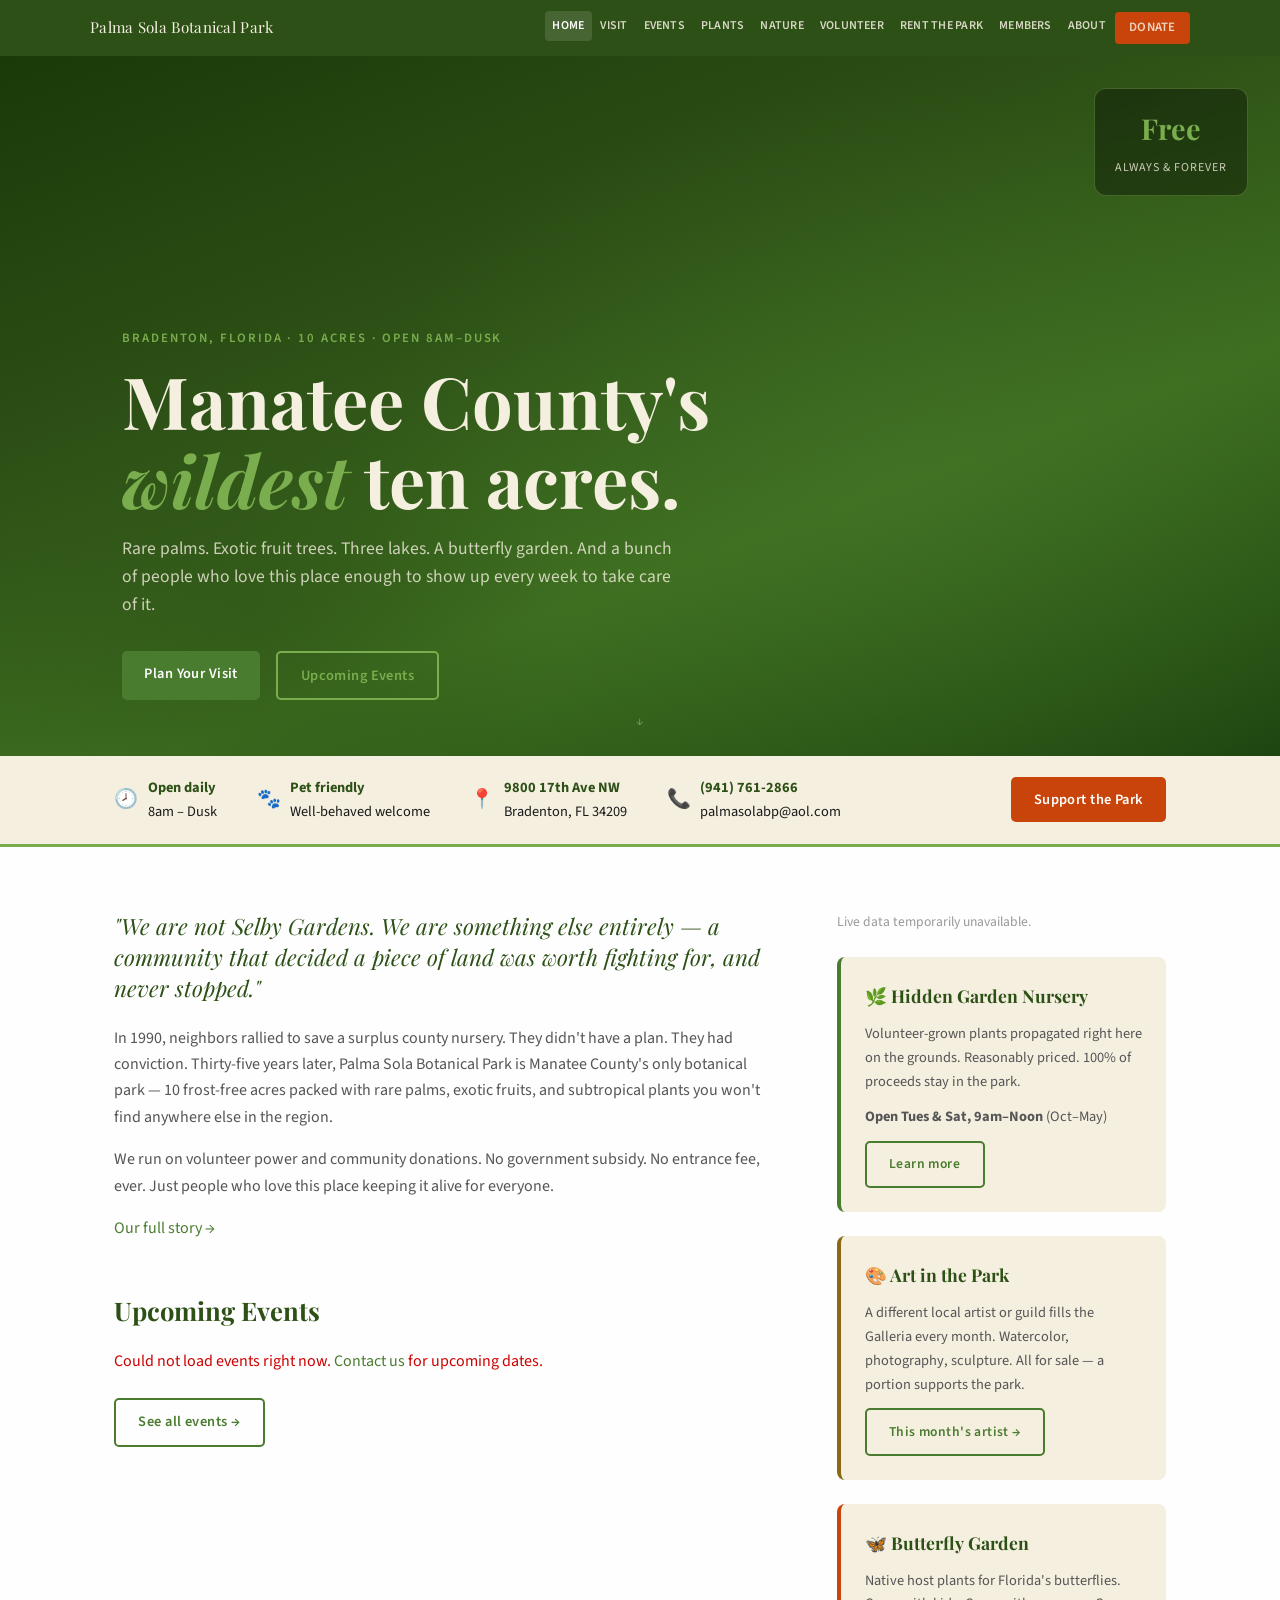
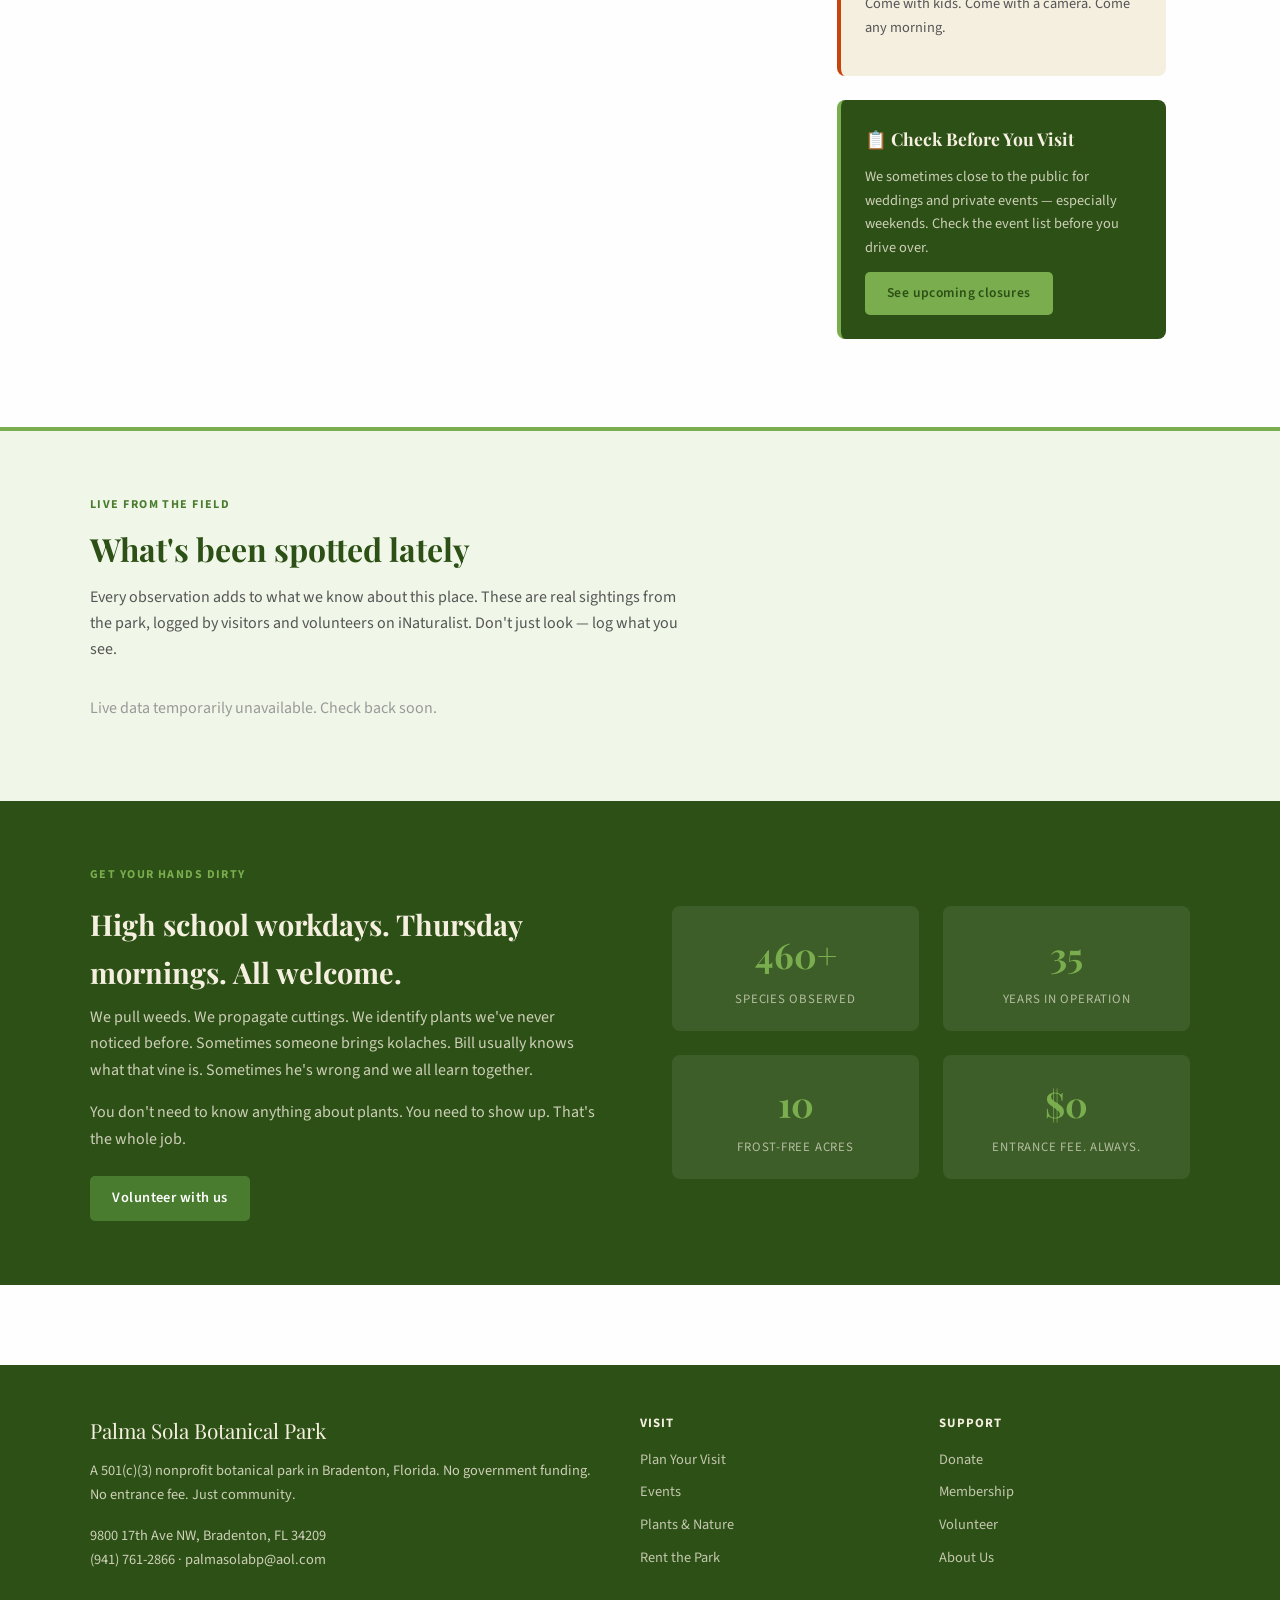
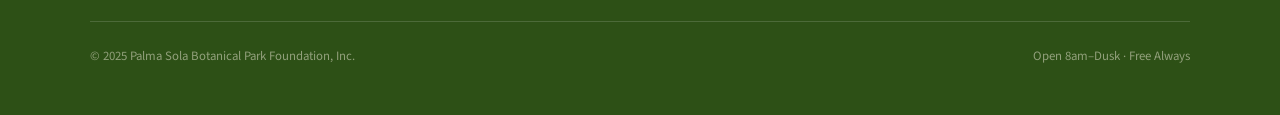
<file: index.html>
<!DOCTYPE html>
<html lang="en">
<head>
  <meta charset="UTF-8">
  <meta name="viewport" content="width=device-width, initial-scale=1.0">
  <title>Palma Sola Botanical Park — Bradenton, Florida</title>
  <meta name="description" content="A free, volunteer-powered botanical park in Bradenton, Florida. 10 acres, rare palms, three lakes, and a community that genuinely loves this place.">
  <link rel="stylesheet" href="css/shared.css">
  <style>
    /* ---- VARIANT 1: LUSH & NATURAL ---- */
    :root {
      --hero-height: min(92vh, 700px);
    }

    /* Hero */
    .hero {
      position: relative;
      height: var(--hero-height);
      background: linear-gradient(
        160deg,
        #1a3a08 0%,
        #2d5016 35%,
        #3d6e1f 65%,
        #1e4510 100%
      );
      overflow: hidden;
      display: flex;
      align-items: flex-end;
    }

    /* Layered botanical silhouette effect */
    .hero::before {
      content: '';
      position: absolute;
      inset: 0;
      background:
        radial-gradient(ellipse 60% 80% at 70% 60%, rgba(74,124,47,0.3) 0%, transparent 70%),
        radial-gradient(ellipse 40% 60% at 20% 80%, rgba(45,80,22,0.5) 0%, transparent 60%);
    }

    .hero-text-wrap {
      position: relative;
      z-index: 2;
      padding: 0 2rem 3.5rem;
      max-width: 1100px;
      margin: 0 auto;
      width: 100%;
    }

    .hero-eyebrow {
      font-family: var(--font-body);
      font-size: 0.8rem;
      font-weight: 600;
      letter-spacing: 0.15em;
      text-transform: uppercase;
      color: var(--green-light);
      margin-bottom: 0.75rem;
    }

    .hero-title {
      font-family: var(--font-display);
      font-size: clamp(2.4rem, 6vw, 4.5rem);
      color: var(--sand);
      line-height: 1.1;
      margin-bottom: 1rem;
      max-width: 700px;
    }

    .hero-title em {
      font-style: italic;
      color: var(--green-light);
    }

    .hero-sub {
      font-size: 1.1rem;
      color: rgba(245,239,224,0.8);
      max-width: 550px;
      margin-bottom: 2rem;
      line-height: 1.6;
    }

    .hero-actions {
      display: flex;
      gap: 1rem;
      flex-wrap: wrap;
    }

    .hero-badge {
      position: absolute;
      top: 2rem;
      right: 2rem;
      background: rgba(0,0,0,0.35);
      backdrop-filter: blur(8px);
      border: 1px solid rgba(122,173,78,0.4);
      border-radius: 12px;
      padding: 1rem 1.25rem;
      text-align: center;
      color: var(--sand);
    }

    .hero-badge .badge-big {
      display: block;
      font-family: var(--font-display);
      font-size: 1.8rem;
      font-weight: 700;
      color: var(--green-light);
    }

    .hero-badge .badge-small {
      font-size: 0.75rem;
      letter-spacing: 0.08em;
      text-transform: uppercase;
      opacity: 0.8;
    }

    /* Scroll indicator */
    .scroll-hint {
      position: absolute;
      bottom: 1.5rem;
      left: 50%;
      transform: translateX(-50%);
      color: rgba(245,239,224,0.4);
      font-size: 0.75rem;
      letter-spacing: 0.1em;
      text-transform: uppercase;
      display: flex;
      flex-direction: column;
      align-items: center;
      gap: 0.4rem;
      animation: bounceDown 2s infinite;
    }

    @keyframes bounceDown {
      0%, 100% { transform: translateX(-50%) translateY(0); }
      50% { transform: translateX(-50%) translateY(5px); }
    }

    /* ---- STRIPS ---- */
    .info-strip {
      background: var(--sand);
      border-bottom: 3px solid var(--green-light);
    }

    .info-strip-inner {
      max-width: 1100px;
      margin: 0 auto;
      padding: 1.25rem 1.5rem;
      display: flex;
      gap: 2.5rem;
      align-items: center;
      flex-wrap: wrap;
    }

    .strip-item {
      display: flex;
      align-items: center;
      gap: 0.6rem;
      font-size: 0.9rem;
      color: var(--text);
    }

    .strip-item .icon { font-size: 1.2rem; }
    .strip-item strong { color: var(--green-deep); }

    /* ---- NEXT EVENT HIGHLIGHT ---- */
    .next-event-wrap {
      background: var(--green-deep);
      color: var(--sand);
      padding: 2.5rem 1.5rem;
    }

    .next-event-inner {
      max-width: 1100px;
      margin: 0 auto;
      display: grid;
      grid-template-columns: auto 1fr auto;
      gap: 2rem;
      align-items: center;
    }

    .next-event-label {
      font-size: 0.75rem;
      letter-spacing: 0.12em;
      text-transform: uppercase;
      color: var(--green-light);
      font-weight: 700;
    }

    .next-event-date {
      font-family: var(--font-display);
      font-size: 1.8rem;
      color: var(--sand);
      line-height: 1.1;
    }

    .next-event-title {
      font-family: var(--font-display);
      font-size: 1.6rem;
      color: var(--sand);
    }

    .next-event-desc {
      font-size: 0.95rem;
      color: rgba(245,239,224,0.75);
      margin-top: 0.3rem;
    }

    /* ---- MAIN GRID ---- */
    .home-grid {
      max-width: 1100px;
      margin: 4rem auto;
      padding: 0 1.5rem;
      display: grid;
      grid-template-columns: 2fr 1fr;
      gap: 4rem;
    }

    /* ---- ABOUT BLURB ---- */
    .about-lead {
      font-family: var(--font-display);
      font-size: 1.4rem;
      color: var(--green-deep);
      line-height: 1.4;
      margin-bottom: 1.25rem;
      font-style: italic;
    }

    .about-body { font-size: 1rem; color: var(--text-light); }
    .about-body p { margin-bottom: 1rem; }

    /* ---- INAT SECTION ---- */
    .inat-section {
      background: #f0f7e8;
      padding: 4rem 1.5rem;
      border-top: 4px solid var(--green-light);
    }

    .inat-section-inner { max-width: 1100px; margin: 0 auto; }

    .section-label {
      font-size: 0.75rem;
      font-weight: 700;
      letter-spacing: 0.12em;
      text-transform: uppercase;
      color: var(--green-mid);
      margin-bottom: 0.5rem;
    }

    .section-title {
      font-family: var(--font-display);
      font-size: 2rem;
      color: var(--green-deep);
      margin-bottom: 0.5rem;
    }

    .section-body {
      color: var(--text-light);
      max-width: 600px;
      margin-bottom: 2rem;
    }

    .inat-grid {
      display: grid;
      grid-template-columns: repeat(auto-fill, minmax(160px, 1fr));
      gap: 1rem;
      margin: 1.5rem 0;
    }

    .inat-card {
      border-radius: 8px;
      overflow: hidden;
      background: white;
      box-shadow: 0 2px 8px rgba(0,0,0,0.08);
      transition: transform 0.2s, box-shadow 0.2s;
      text-decoration: none;
      display: block;
    }

    .inat-card:hover {
      transform: translateY(-3px);
      box-shadow: 0 6px 20px rgba(45,80,22,0.15);
    }

    .inat-card img {
      width: 100%;
      height: 130px;
      object-fit: cover;
    }

    .inat-no-photo {
      width: 100%;
      height: 130px;
      background: #e0edd4;
      display: flex;
      align-items: center;
      justify-content: center;
      font-size: 0.8rem;
      color: #888;
    }

    .inat-info {
      padding: 0.6rem 0.75rem;
    }

    .inat-common {
      display: block;
      font-size: 0.85rem;
      font-weight: 600;
      color: var(--text);
      margin-bottom: 0.15rem;
    }

    .inat-sci {
      display: block;
      font-size: 0.75rem;
      font-style: italic;
      color: #888;
      margin-bottom: 0.15rem;
    }

    .inat-date {
      display: block;
      font-size: 0.72rem;
      color: #aaa;
    }

    .inat-link {
      margin-top: 1rem;
      font-size: 0.9rem;
    }

    /* ---- SIDEBAR ---- */
    .sidebar-card {
      background: var(--sand);
      border-radius: 8px;
      padding: 1.5rem;
      margin-bottom: 1.5rem;
      border-left: 4px solid var(--green-mid);
    }

    .sidebar-card h3 {
      font-family: var(--font-display);
      font-size: 1.1rem;
      color: var(--green-deep);
      margin-bottom: 0.75rem;
    }

    .sidebar-card p { font-size: 0.9rem; color: var(--text-light); margin-bottom: 0.75rem; }

    /* ---- EVENTS on homepage ---- */
    .event-card {
      display: grid;
      grid-template-columns: 110px 1fr;
      gap: 1rem;
      padding: 1.25rem 0;
      border-bottom: 1px solid #e0e0e0;
    }

    .event-card:last-child { border-bottom: none; }

    .event-date-col { padding-top: 0.1rem; }

    .event-date {
      display: block;
      font-family: var(--font-display);
      font-size: 0.95rem;
      color: var(--earth);
      font-weight: 700;
      line-height: 1.3;
    }

    .event-time {
      display: block;
      font-size: 0.78rem;
      color: #999;
      margin-top: 0.2rem;
    }

    .event-header {
      display: flex;
      align-items: flex-start;
      gap: 0.5rem;
      flex-wrap: wrap;
      margin-bottom: 0.25rem;
    }

    .event-title {
      font-family: var(--font-display);
      font-size: 1rem;
      color: var(--text);
      font-weight: 700;
    }

    .event-tag {
      font-size: 0.68rem;
      font-weight: 700;
      letter-spacing: 0.05em;
      text-transform: uppercase;
      color: white;
      background: var(--green-mid);
      border-radius: 3px;
      padding: 0.15rem 0.45rem;
      white-space: nowrap;
      align-self: center;
    }

    .event-desc { font-size: 0.88rem; color: var(--text-light); line-height: 1.5; }

    .event-closed {
      font-size: 0.8rem;
      color: var(--accent);
      margin-top: 0.3rem;
      font-weight: 600;
    }

    .events-section {}

    .past-events-toggle {
      margin-top: 2rem;
    }

    .past-events-toggle summary {
      cursor: pointer;
      font-size: 0.9rem;
      color: var(--text-light);
      padding: 0.5rem 0;
    }

    .past-events-toggle .event-card.past {
      opacity: 0.65;
    }

    .demo-notice {
      background: #fff8e1;
      border-left: 3px solid var(--earth);
      padding: 0.6rem 1rem;
      font-size: 0.85rem;
      margin-bottom: 1rem;
      border-radius: 0 4px 4px 0;
    }

    .loading { color: #999; font-style: italic; font-size: 0.9rem; padding: 1rem 0; }

    /* ---- WORKDAY SECTION ---- */
    .workday-section {
      background: var(--green-deep);
      color: var(--sand);
      padding: 4rem 1.5rem;
    }

    .workday-inner {
      max-width: 1100px;
      margin: 0 auto;
      display: grid;
      grid-template-columns: 1fr 1fr;
      gap: 4rem;
      align-items: center;
    }

    .workday-text .section-label { color: var(--green-light); }
    .workday-text .section-title { color: var(--sand); font-size: 1.8rem; }
    .workday-text p { color: rgba(245,239,224,0.8); margin-bottom: 1rem; }

    .workday-stats {
      display: grid;
      grid-template-columns: 1fr 1fr;
      gap: 1.5rem;
    }

    .stat-box {
      background: rgba(255,255,255,0.08);
      border-radius: 8px;
      padding: 1.25rem;
      text-align: center;
    }

    .stat-number {
      display: block;
      font-family: var(--font-display);
      font-size: 2.2rem;
      color: var(--green-light);
      font-weight: 700;
    }

    .stat-label {
      font-size: 0.8rem;
      color: rgba(245,239,224,0.65);
      text-transform: uppercase;
      letter-spacing: 0.06em;
      margin-top: 0.25rem;
    }

    /* ---- RESPONSIVE ---- */
    @media (max-width: 900px) {
      .home-grid { grid-template-columns: 1fr; gap: 2rem; }
      .next-event-inner { grid-template-columns: 1fr; gap: 1rem; }
      .workday-inner { grid-template-columns: 1fr; gap: 2rem; }
      .hero-badge { display: none; }
    }

    @media (max-width: 600px) {
      .event-card { grid-template-columns: 1fr; }
      .event-date-col { padding-bottom: 0.25rem; }
      .inat-grid { grid-template-columns: repeat(2, 1fr); }
      .workday-stats { grid-template-columns: repeat(2, 1fr); }
    }
  </style>
</head>
<body>

  <!-- NAV -->
  <nav class="site-nav">
    <div class="nav-inner">
      <span class="nav-logo">Palma Sola Botanical Park</span>
      <button class="nav-hamburger" aria-label="Menu">
        <span></span><span></span><span></span>
      </button>
      <ul class="nav-links">
        <li><a href="index.html" class="active">Home</a></li>
        <li><a href="visit.html">Visit</a></li>
        <li><a href="events.html">Events</a></li>
        <li><a href="plants.html">Plants</a></li>
        <li><a href="nature.html">Nature</a></li>
        <li><a href="volunteer.html">Volunteer</a></li>
        <li><a href="venue.html">Rent the Park</a></li>
        <li><a href="members.html">Members</a></li>
        <li><a href="about.html">About</a></li>
        <li><a href="donate.html" class="btn btn-accent" style="padding:0.35rem 0.9rem;font-size:0.8rem;">Donate</a></li>
      </ul>
    </div>
  </nav>

  <!-- HERO -->
  <section class="hero">
    <div class="hero-badge">
      <span class="badge-big">Free</span>
      <span class="badge-small">Always &amp; Forever</span>
    </div>
    <div class="hero-text-wrap">
      <p class="hero-eyebrow">Bradenton, Florida · 10 Acres · Open 8am–Dusk</p>
      <h1 class="hero-title">Manatee County's <em>wildest</em> ten acres.</h1>
      <p class="hero-sub">Rare palms. Exotic fruit trees. Three lakes. A butterfly garden. And a bunch of people who love this place enough to show up every week to take care of it.</p>
      <div class="hero-actions">
        <a href="visit.html" class="btn btn-primary">Plan Your Visit</a>
        <a href="events.html" class="btn btn-outline" style="border-color:var(--green-light);color:var(--green-light);">Upcoming Events</a>
      </div>
    </div>
    <div class="scroll-hint">
      <span>↓</span>
    </div>
  </section>

  <!-- INFO STRIP -->
  <div class="info-strip">
    <div class="info-strip-inner">
      <div class="strip-item"><span class="icon">🕗</span><div><strong>Open daily</strong><br>8am – Dusk</div></div>
      <div class="strip-item"><span class="icon">🐾</span><div><strong>Pet friendly</strong><br>Well-behaved welcome</div></div>
      <div class="strip-item"><span class="icon">📍</span><div><strong>9800 17th Ave NW</strong><br>Bradenton, FL 34209</div></div>
      <div class="strip-item"><span class="icon">📞</span><div><strong>(941) 761-2866</strong><br>palmasolabp@aol.com</div></div>
      <div class="strip-item" style="margin-left:auto"><a href="donate.html" class="btn btn-accent">Support the Park</a></div>
    </div>
  </div>

  <!-- NEXT EVENT -->
  <div class="next-event-wrap" id="next-event-strip">
    <div class="next-event-inner">
      <div>
        <div class="next-event-label">Next Event</div>
        <div class="next-event-date" id="ne-date">Loading…</div>
      </div>
      <div>
        <div class="next-event-title" id="ne-title"></div>
        <div class="next-event-desc" id="ne-desc"></div>
      </div>
      <div>
        <a href="events.html" class="btn btn-outline" style="border-color:var(--green-light);color:var(--green-light);">All events →</a>
      </div>
    </div>
  </div>

  <!-- MAIN CONTENT -->
  <div class="home-grid">
    <!-- LEFT: About + Events -->
    <div>
      <p class="about-lead">"We are not Selby Gardens. We are something else entirely — a community that decided a piece of land was worth fighting for, and never stopped."</p>
      <div class="about-body">
        <p>In 1990, neighbors rallied to save a surplus county nursery. They didn't have a plan. They had conviction. Thirty-five years later, Palma Sola Botanical Park is Manatee County's only botanical park — 10 frost-free acres packed with rare palms, exotic fruits, and subtropical plants you won't find anywhere else in the region.</p>
        <p>We run on volunteer power and community donations. No government subsidy. No entrance fee, ever. Just people who love this place keeping it alive for everyone.</p>
        <p><a href="about.html">Our full story →</a></p>
      </div>

      <h2 class="section-head" style="margin-top:3rem;">Upcoming Events</h2>
      <div id="events-container"><p class="loading">Loading events…</p></div>
      <p style="margin-top:1.5rem"><a href="events.html" class="btn btn-outline">See all events →</a></p>
    </div>

    <!-- RIGHT: Sidebar -->
    <div>
      <!-- Live iNat Counter -->
      <div id="counter-a" style="margin-bottom:1.5rem"></div>

      <div class="sidebar-card">
        <h3>🌿 Hidden Garden Nursery</h3>
        <p>Volunteer-grown plants propagated right here on the grounds. Reasonably priced. 100% of proceeds stay in the park.</p>
        <p><strong>Open Tues &amp; Sat, 9am–Noon</strong> (Oct–May)</p>
        <a href="visit.html#nursery" class="btn btn-outline" style="font-size:0.85rem">Learn more</a>
      </div>

      <div class="sidebar-card" style="border-left-color:var(--earth)">
        <h3>🎨 Art in the Park</h3>
        <p>A different local artist or guild fills the Galleria every month. Watercolor, photography, sculpture. All for sale — a portion supports the park.</p>
        <a href="visit.html#art" class="btn btn-outline" style="font-size:0.85rem">This month's artist →</a>
      </div>

      <div class="sidebar-card" style="border-left-color:var(--accent)">
        <h3>🦋 Butterfly Garden</h3>
        <p>Native host plants for Florida's butterflies. Come with kids. Come with a camera. Come any morning.</p>
      </div>

      <div class="sidebar-card" style="background:var(--green-deep); color:var(--sand); border-left-color:var(--green-light)">
        <h3 style="color:var(--sand)">📋 Check Before You Visit</h3>
        <p style="color:rgba(245,239,224,0.8)">We sometimes close to the public for weddings and private events — especially weekends. Check the event list before you drive over.</p>
        <a href="events.html" class="btn" style="background:var(--green-light);color:var(--green-deep);font-size:0.85rem">See upcoming closures</a>
      </div>
    </div>
  </div>

  <!-- iNATURALIST -->
  <section class="inat-section">
    <div class="inat-section-inner">
      <p class="section-label">Live from the Field</p>
      <h2 class="section-title">What's been spotted lately</h2>
      <p class="section-body">Every observation adds to what we know about this place. These are real sightings from the park, logged by visitors and volunteers on iNaturalist. Don't just look — log what you see.</p>
      <div id="inat-container"><p class="loading">Loading observations…</p></div>
    </div>
  </section>

  <!-- VOLUNTEER / WORKDAY -->
  <section class="workday-section">
    <div class="workday-inner">
      <div class="workday-text">
        <p class="section-label">Get Your Hands Dirty</p>
        <h2 class="section-title">High school workdays. Thursday mornings. All welcome.</h2>
        <p>We pull weeds. We propagate cuttings. We identify plants we've never noticed before. Sometimes someone brings kolaches. Bill usually knows what that vine is. Sometimes he's wrong and we all learn together.</p>
        <p>You don't need to know anything about plants. You need to show up. That's the whole job.</p>
        <a href="volunteer.html" class="btn btn-primary" style="margin-top:0.5rem">Volunteer with us</a>
      </div>
      <div class="workday-stats">
        <div class="stat-box">
          <span class="stat-number">460+</span>
          <span class="stat-label">Species observed</span>
        </div>
        <div class="stat-box">
          <span class="stat-number">35</span>
          <span class="stat-label">Years in operation</span>
        </div>
        <div class="stat-box">
          <span class="stat-number">10</span>
          <span class="stat-label">Frost-free acres</span>
        </div>
        <div class="stat-box">
          <span class="stat-number">$0</span>
          <span class="stat-label">Entrance fee. Always.</span>
        </div>
      </div>
    </div>
  </section>

  <!-- FOOTER -->
  <footer class="site-footer">
    <div class="footer-inner">
      <div>
        <div class="footer-brand">Palma Sola Botanical Park</div>
        <p class="footer-text">A 501(c)(3) nonprofit botanical park in Bradenton, Florida. No government funding. No entrance fee. Just community.</p>
        <p class="footer-text" style="margin-top:0.75rem">9800 17th Ave NW, Bradenton, FL 34209<br>(941) 761-2866 · palmasolabp@aol.com</p>
      </div>
      <div class="footer-col">
        <h4>Visit</h4>
        <ul>
          <li><a href="visit.html">Plan Your Visit</a></li>
          <li><a href="events.html">Events</a></li>
          <li><a href="nature.html">Plants &amp; Nature</a></li>
          <li><a href="venue.html">Rent the Park</a></li>
        </ul>
      </div>
      <div class="footer-col">
        <h4>Support</h4>
        <ul>
          <li><a href="donate.html">Donate</a></li>
          <li><a href="members.html">Membership</a></li>
          <li><a href="volunteer.html">Volunteer</a></li>
          <li><a href="about.html">About Us</a></li>
        </ul>
      </div>
    </div>
    <div class="footer-bottom">
      <span>© 2025 Palma Sola Botanical Park Foundation, Inc.</span>
      <span>Open 8am–Dusk · Free Always</span>
    </div>
  </footer>

  <script src="js/psbp.js"></script>
  <script>
    // Load events into homepage
    loadEvents('events-container');

    // Pull next event for the highlight strip
    document.addEventListener('DOMContentLoaded', async () => {
      // Wait a tick for loadEvents to potentially run
      setTimeout(() => {
        const upcoming = DEMO_EVENTS.filter(e => {
          const d = new Date((e.endDate || e.date) + 'T12:00:00');
          return d >= new Date();
        });
        if (upcoming.length > 0) {
          const next = upcoming[0];
          document.getElementById('ne-date').textContent = formatDate(next.date, next.endDate);
          document.getElementById('ne-title').textContent = next.title;
          document.getElementById('ne-desc').textContent = next.time ? next.time + ' · ' + next.description.substring(0,80) + '…' : next.description.substring(0,80) + '…';
        } else {
          document.getElementById('next-event-strip').style.display = 'none';
        }
      }, 100);
    });

    // iNat
    loadINaturalist('inat-container', 6);
    loadINatCounter('counter-a');
  </script>
</body>
</html>
</file>
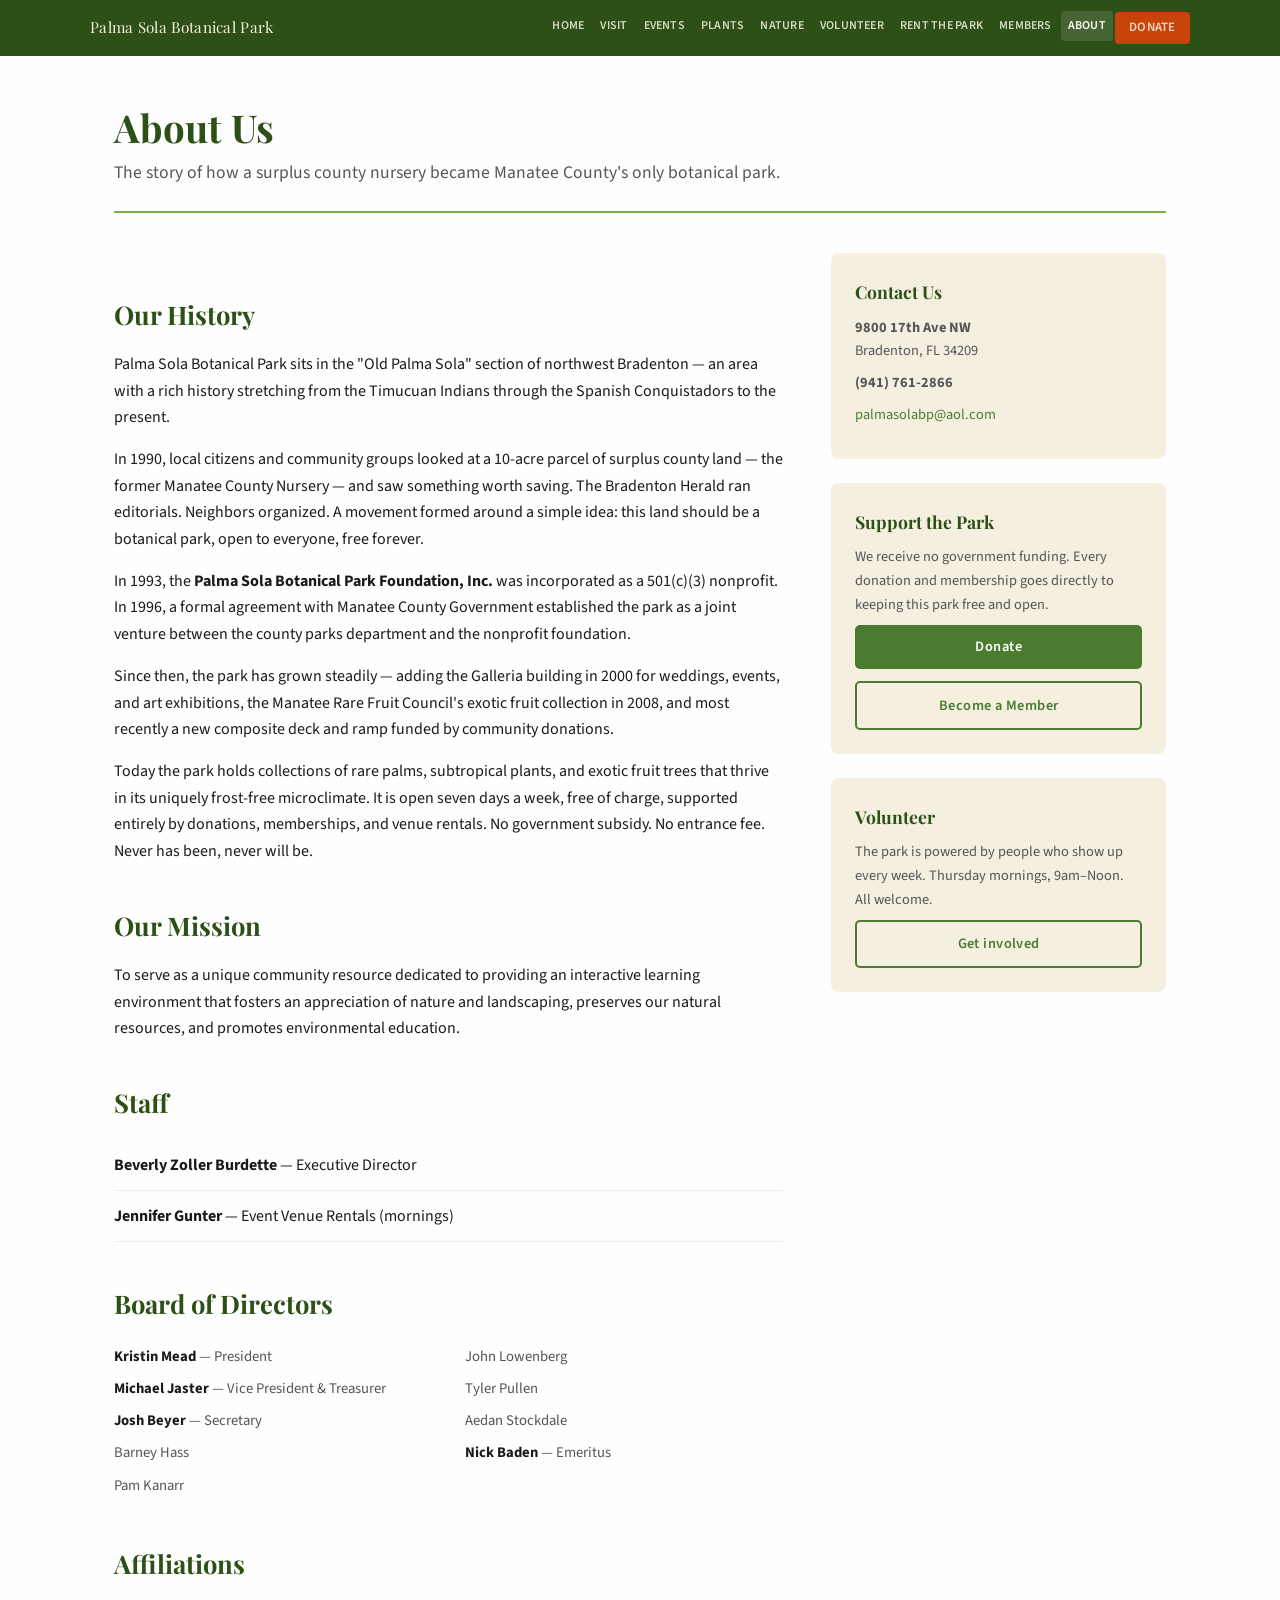
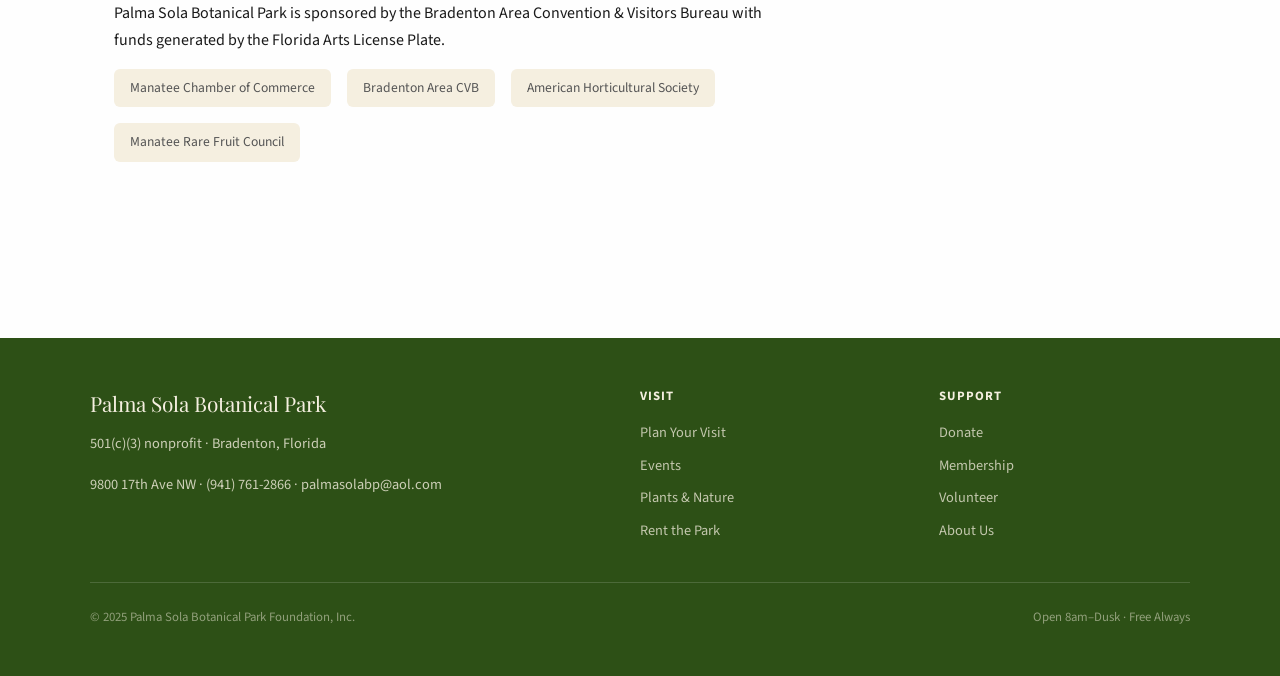
<file: about.html>
<!DOCTYPE html>
<html lang="en">
<head>
  <meta charset="UTF-8">
  <meta name="viewport" content="width=device-width, initial-scale=1.0">
  <title>About — Palma Sola Botanical Park</title>
  <link rel="stylesheet" href="css/shared.css">
  <style>
    .about-grid { display: grid; grid-template-columns: 2fr 1fr; gap: 3rem; margin-top: 1rem; }
    .board-list { columns: 2; column-gap: 2rem; list-style: none; margin: 0.5rem 0 1.5rem; }
    .board-list li { font-size: 0.92rem; color: var(--text-light); padding: 0.25rem 0; break-inside: avoid; }
    .board-list li strong { color: var(--text); }
    .staff-item { display: flex; gap: 0.75rem; align-items: flex-start; padding: 0.75rem 0; border-bottom: 1px solid #eee; }
    .staff-item:last-child { border-bottom: none; }
    .affiliates { display: flex; flex-wrap: wrap; gap: 1rem; align-items: center; margin: 1rem 0; }
    .affiliate-chip { background: var(--sand); border-radius: 6px; padding: 0.5rem 1rem; font-size: 0.85rem; color: var(--text-light); }
    .sidebar-box { background: var(--sand); border-radius: 8px; padding: 1.5rem; margin-bottom: 1.5rem; }
    .sidebar-box h3 { font-family: var(--font-display); font-size: 1.1rem; color: var(--green-deep); margin-bottom: 0.6rem; }
    .sidebar-box p { font-size: 0.9rem; color: var(--text-light); line-height: 1.65; margin-bottom: 0.5rem; }
    @media (max-width: 768px) { .about-grid { grid-template-columns: 1fr; } .board-list { columns: 1; } }
  </style>
</head>
<body>
  <nav class="site-nav">
    <div class="nav-inner">
      <span class="nav-logo">Palma Sola Botanical Park</span>
      <button class="nav-hamburger" aria-label="Menu"><span></span><span></span><span></span></button>
      <ul class="nav-links">
        <li><a href="index.html">Home</a></li>
        <li><a href="visit.html">Visit</a></li>
        <li><a href="events.html">Events</a></li>
        <li><a href="plants.html">Plants</a></li>
        <li><a href="nature.html">Nature</a></li>
        <li><a href="volunteer.html">Volunteer</a></li>
        <li><a href="venue.html">Rent the Park</a></li>
        <li><a href="members.html">Members</a></li>
        <li><a href="about.html" class="active">About</a></li>
        <li><a href="donate.html" class="btn btn-accent" style="padding:0.35rem 0.9rem;font-size:0.8rem;">Donate</a></li>
      </ul>
    </div>
  </nav>

  <div class="page-content">
    <h1 class="page-title">About Us</h1>
    <p class="page-subtitle">The story of how a surplus county nursery became Manatee County's only botanical park.</p>

    <div class="about-grid">
      <div>
        <h2 class="section-head">Our History</h2>
        <p>Palma Sola Botanical Park sits in the "Old Palma Sola" section of northwest Bradenton — an area with a rich history stretching from the Timucuan Indians through the Spanish Conquistadors to the present.</p>
        <p>In 1990, local citizens and community groups looked at a 10-acre parcel of surplus county land — the former Manatee County Nursery — and saw something worth saving. The Bradenton Herald ran editorials. Neighbors organized. A movement formed around a simple idea: this land should be a botanical park, open to everyone, free forever.</p>
        <p>In 1993, the <strong>Palma Sola Botanical Park Foundation, Inc.</strong> was incorporated as a 501(c)(3) nonprofit. In 1996, a formal agreement with Manatee County Government established the park as a joint venture between the county parks department and the nonprofit foundation.</p>
        <p>Since then, the park has grown steadily — adding the Galleria building in 2000 for weddings, events, and art exhibitions, the Manatee Rare Fruit Council's exotic fruit collection in 2008, and most recently a new composite deck and ramp funded by community donations.</p>
        <p>Today the park holds collections of rare palms, subtropical plants, and exotic fruit trees that thrive in its uniquely frost-free microclimate. It is open seven days a week, free of charge, supported entirely by donations, memberships, and venue rentals. No government subsidy. No entrance fee. Never has been, never will be.</p>

        <h2 class="section-head">Our Mission</h2>
        <p>To serve as a unique community resource dedicated to providing an interactive learning environment that fosters an appreciation of nature and landscaping, preserves our natural resources, and promotes environmental education.</p>

        <h2 class="section-head">Staff</h2>
        <div class="staff-item">
          <div>
            <strong>Beverly Zoller Burdette</strong> — Executive Director
          </div>
        </div>
        <div class="staff-item">
          <div>
            <strong>Jennifer Gunter</strong> — Event Venue Rentals (mornings)
          </div>
        </div>

        <h2 class="section-head">Board of Directors</h2>
        <ul class="board-list">
          <li><strong>Kristin Mead</strong> — President</li>
          <li><strong>Michael Jaster</strong> — Vice President &amp; Treasurer</li>
          <li><strong>Josh Beyer</strong> — Secretary</li>
          <li>Barney Hass</li>
          <li>Pam Kanarr</li>
          <li>John Lowenberg</li>
          <li>Tyler Pullen</li>
          <li>Aedan Stockdale</li>
          <li><strong>Nick Baden</strong> — Emeritus</li>
        </ul>

        <h2 class="section-head">Affiliations</h2>
        <p>Palma Sola Botanical Park is sponsored by the Bradenton Area Convention &amp; Visitors Bureau with funds generated by the Florida Arts License Plate.</p>
        <div class="affiliates">
          <div class="affiliate-chip">Manatee Chamber of Commerce</div>
          <div class="affiliate-chip">Bradenton Area CVB</div>
          <div class="affiliate-chip">American Horticultural Society</div>
          <div class="affiliate-chip">Manatee Rare Fruit Council</div>
        </div>
      </div>

      <aside>
        <div class="sidebar-box">
          <h3 id="contact">Contact Us</h3>
          <p><strong>9800 17th Ave NW</strong><br>Bradenton, FL 34209</p>
          <p><strong>(941) 761-2866</strong></p>
          <p><a href="mailto:palmasolabp@aol.com">palmasolabp@aol.com</a></p>
        </div>
        <div class="sidebar-box">
          <h3>Support the Park</h3>
          <p>We receive no government funding. Every donation and membership goes directly to keeping this park free and open.</p>
          <a href="donate.html" class="btn btn-primary" style="display:block;text-align:center;margin-bottom:0.75rem">Donate</a>
          <a href="members.html" class="btn btn-outline" style="display:block;text-align:center">Become a Member</a>
        </div>
        <div class="sidebar-box">
          <h3>Volunteer</h3>
          <p>The park is powered by people who show up every week. Thursday mornings, 9am–Noon. All welcome.</p>
          <a href="volunteer.html" class="btn btn-outline" style="display:block;text-align:center">Get involved</a>
        </div>
      </aside>
    </div>
  </div>

  <footer class="site-footer">
    <div class="footer-inner">
      <div>
        <div class="footer-brand">Palma Sola Botanical Park</div>
        <p class="footer-text">501(c)(3) nonprofit · Bradenton, Florida</p>
        <p class="footer-text" style="margin-top:0.75rem">9800 17th Ave NW · (941) 761-2866 · palmasolabp@aol.com</p>
      </div>
      <div class="footer-col">
        <h4>Visit</h4>
        <ul>
          <li><a href="visit.html">Plan Your Visit</a></li>
          <li><a href="events.html">Events</a></li>
          <li><a href="nature.html">Plants &amp; Nature</a></li>
          <li><a href="venue.html">Rent the Park</a></li>
        </ul>
      </div>
      <div class="footer-col">
        <h4>Support</h4>
        <ul>
          <li><a href="donate.html">Donate</a></li>
          <li><a href="members.html">Membership</a></li>
          <li><a href="volunteer.html">Volunteer</a></li>
          <li><a href="about.html">About Us</a></li>
        </ul>
      </div>
    </div>
    <div class="footer-bottom">
      <span>© 2025 Palma Sola Botanical Park Foundation, Inc.</span>
      <span>Open 8am–Dusk · Free Always</span>
    </div>
  </footer>
  <script src="js/psbp.js"></script>
</body>
</html>
</file>
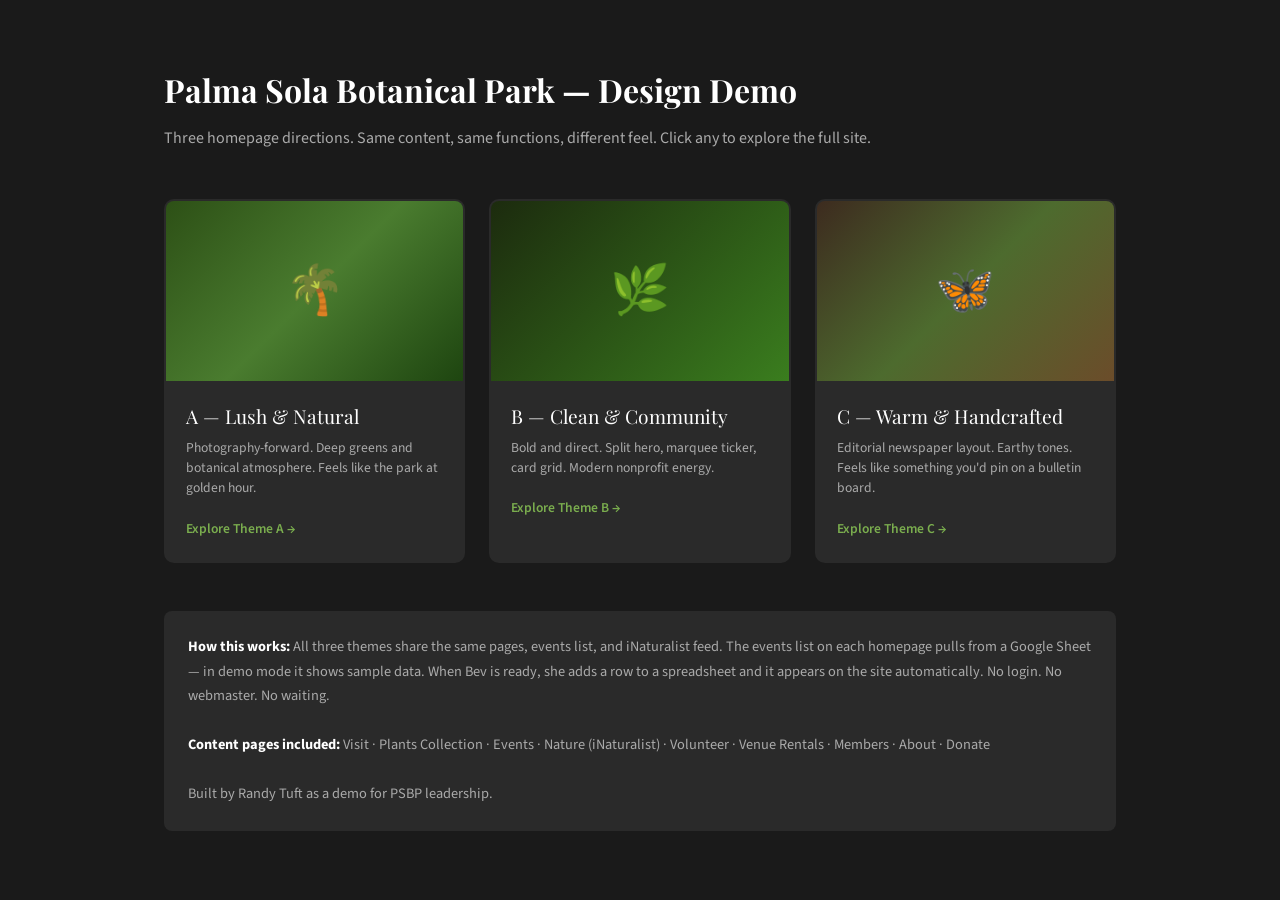
<file: choose.html>
<!DOCTYPE html>
<html lang="en">
<head>
  <meta charset="UTF-8">
  <meta name="viewport" content="width=device-width, initial-scale=1.0">
  <title>PSBP Site Demo — Pick a Design</title>
  <link rel="stylesheet" href="css/shared.css">
  <style>
    body { background: #1a1a1a; color: #eee; font-family: var(--font-body); }
    .chooser { max-width: 1000px; margin: 0 auto; padding: 4rem 1.5rem; }
    h1 { font-family: var(--font-display); font-size: 2rem; color: white; margin-bottom: 0.5rem; }
    .sub { color: #aaa; margin-bottom: 3rem; font-size: 1rem; }
    .grid { display: grid; grid-template-columns: repeat(3, 1fr); gap: 1.5rem; }
    .theme-card { background: #2a2a2a; border-radius: 10px; overflow: hidden; border: 2px solid transparent; transition: border-color 0.2s, transform 0.2s; cursor: pointer; text-decoration: none; display: block; }
    .theme-card:hover { border-color: var(--green-light); transform: translateY(-4px); text-decoration: none; }
    .theme-preview { height: 180px; display: flex; align-items: center; justify-content: center; font-size: 3rem; }
    .preview-a { background: linear-gradient(135deg, #2d5016, #4a7c2f, #1e4510); }
    .preview-b { background: linear-gradient(135deg, #1c2b0e, #3a7d1e); }
    .preview-c { background: linear-gradient(135deg, #3d2b1f, #4d6b2e, #6b4c2a); }
    .theme-info { padding: 1.25rem; }
    .theme-name { font-family: var(--font-display); font-size: 1.2rem; color: white; margin-bottom: 0.3rem; }
    .theme-desc { font-size: 0.85rem; color: #aaa; line-height: 1.5; margin-bottom: 1rem; }
    .theme-link { font-size: 0.85rem; color: var(--green-light); font-weight: 600; }
    .note { margin-top: 3rem; background: #2a2a2a; border-radius: 8px; padding: 1.5rem; font-size: 0.9rem; color: #aaa; line-height: 1.7; }
    .note strong { color: white; }
    @media (max-width: 700px) { .grid { grid-template-columns: 1fr; } }
  </style>
</head>
<body>
  <div class="chooser">
    <h1>Palma Sola Botanical Park — Design Demo</h1>
    <p class="sub">Three homepage directions. Same content, same functions, different feel. Click any to explore the full site.</p>

    <div class="grid">
      <a href="index.html" class="theme-card">
        <div class="theme-preview preview-a">🌴</div>
        <div class="theme-info">
          <div class="theme-name">A — Lush &amp; Natural</div>
          <div class="theme-desc">Photography-forward. Deep greens and botanical atmosphere. Feels like the park at golden hour.</div>
          <span class="theme-link">Explore Theme A →</span>
        </div>
      </a>

      <a href="index-b.html" class="theme-card">
        <div class="theme-preview preview-b">🌿</div>
        <div class="theme-info">
          <div class="theme-name">B — Clean &amp; Community</div>
          <div class="theme-desc">Bold and direct. Split hero, marquee ticker, card grid. Modern nonprofit energy.</div>
          <span class="theme-link">Explore Theme B →</span>
        </div>
      </a>

      <a href="index-c.html" class="theme-card">
        <div class="theme-preview preview-c">🦋</div>
        <div class="theme-info">
          <div class="theme-name">C — Warm &amp; Handcrafted</div>
          <div class="theme-desc">Editorial newspaper layout. Earthy tones. Feels like something you'd pin on a bulletin board.</div>
          <span class="theme-link">Explore Theme C →</span>
        </div>
      </a>
    </div>

    <div class="note">
      <strong>How this works:</strong> All three themes share the same pages, events list, and iNaturalist feed. The events list on each homepage pulls from a Google Sheet — in demo mode it shows sample data. When Bev is ready, she adds a row to a spreadsheet and it appears on the site automatically. No login. No webmaster. No waiting.<br><br>
      <strong>Content pages included:</strong> Visit · Plants Collection · Events · Nature (iNaturalist) · Volunteer · Venue Rentals · Members · About · Donate<br><br>
      Built by Randy Tuft as a demo for PSBP leadership.
    </div>
  </div>
</body>
</html>
</file>
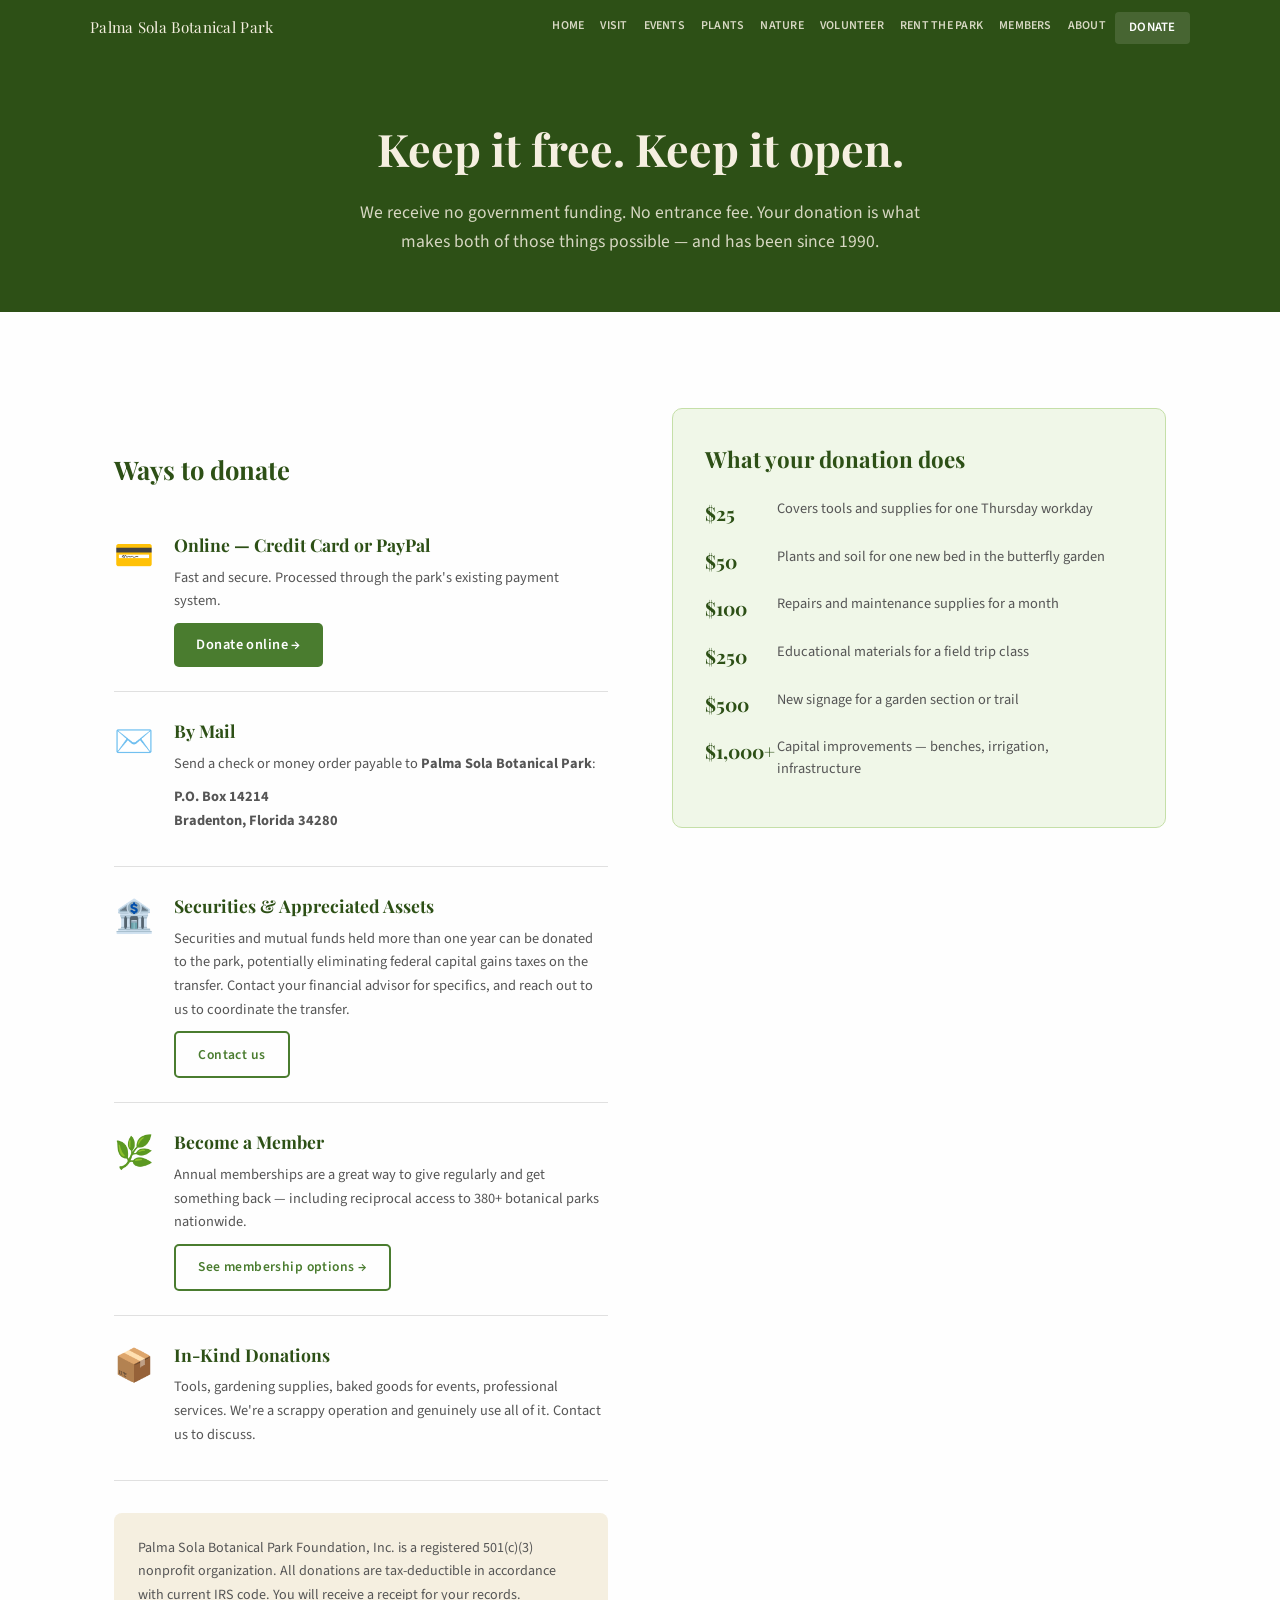
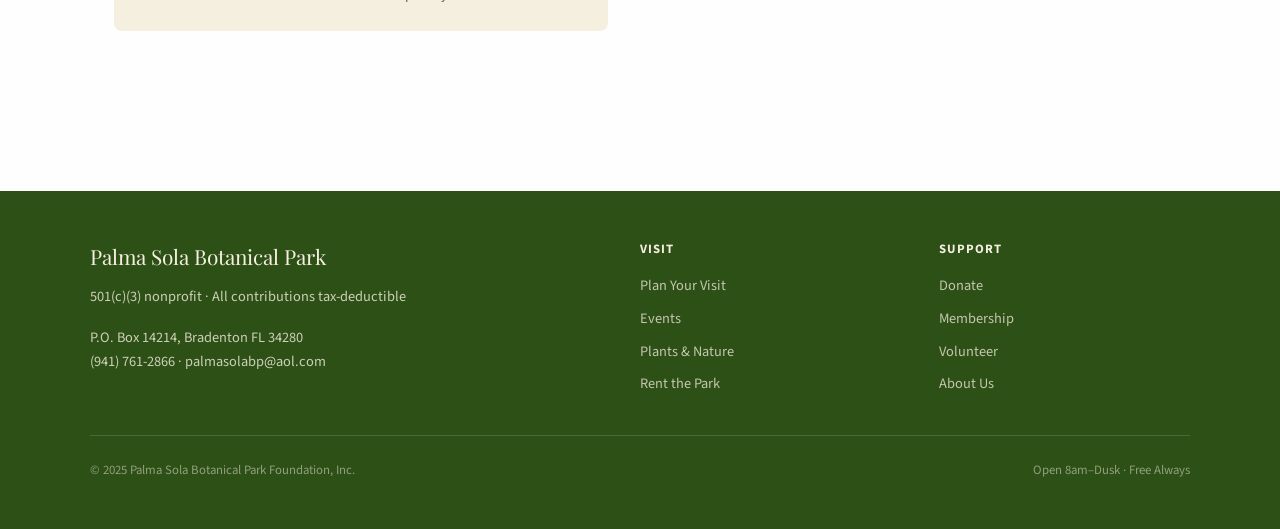
<file: donate.html>
<!DOCTYPE html>
<html lang="en">
<head>
  <meta charset="UTF-8">
  <meta name="viewport" content="width=device-width, initial-scale=1.0">
  <title>Donate — Palma Sola Botanical Park</title>
  <link rel="stylesheet" href="css/shared.css">
  <style>
    .donate-hero { background: var(--green-deep); color: var(--sand); padding: 3.5rem 1.5rem; text-align: center; }
    .donate-hero h1 { font-family: var(--font-display); font-size: 2.8rem; color: var(--sand); margin-bottom: 0.75rem; }
    .donate-hero p { color: rgba(245,239,224,0.85); font-size: 1.1rem; max-width: 560px; margin: 0 auto; line-height: 1.65; }
    .donate-grid { display: grid; grid-template-columns: 1fr 1fr; gap: 4rem; margin-top: 3rem; }
    .donate-ways { }
    .donate-way { display: flex; gap: 1.25rem; align-items: flex-start; padding: 1.5rem 0; border-bottom: 1px solid #e0e0e0; }
    .donate-way:last-child { border-bottom: none; }
    .way-icon { font-size: 2rem; flex-shrink: 0; }
    .way-body h3 { font-family: var(--font-display); font-size: 1.1rem; color: var(--green-deep); margin-bottom: 0.4rem; }
    .way-body p { font-size: 0.9rem; color: var(--text-light); line-height: 1.65; margin-bottom: 0.6rem; }
    .impact-box { background: #f0f7e8; border-radius: 10px; padding: 2rem; border: 1px solid #c5dfa8; }
    .impact-box h2 { font-family: var(--font-display); font-size: 1.4rem; color: var(--green-deep); margin-bottom: 1.25rem; }
    .impact-item { display: flex; gap: 0.75rem; align-items: flex-start; margin-bottom: 1rem; }
    .impact-amount { font-family: var(--font-display); font-size: 1.2rem; color: var(--green-deep); font-weight: 700; flex-shrink: 0; width: 60px; }
    .impact-desc { font-size: 0.9rem; color: var(--text-light); line-height: 1.5; }
    .tax-note { background: var(--sand); border-radius: 8px; padding: 1.5rem; margin-top: 2rem; }
    .tax-note p { font-size: 0.88rem; color: var(--text-light); line-height: 1.65; margin: 0; }
    @media (max-width: 768px) { .donate-grid { grid-template-columns: 1fr; } }
  </style>
</head>
<body>
  <nav class="site-nav">
    <div class="nav-inner">
      <span class="nav-logo">Palma Sola Botanical Park</span>
      <button class="nav-hamburger" aria-label="Menu"><span></span><span></span><span></span></button>
      <ul class="nav-links">
        <li><a href="index.html">Home</a></li>
        <li><a href="visit.html">Visit</a></li>
        <li><a href="events.html">Events</a></li>
        <li><a href="plants.html">Plants</a></li>
        <li><a href="nature.html">Nature</a></li>
        <li><a href="volunteer.html">Volunteer</a></li>
        <li><a href="venue.html">Rent the Park</a></li>
        <li><a href="members.html">Members</a></li>
        <li><a href="about.html">About</a></li>
        <li><a href="donate.html" class="active btn btn-accent" style="padding:0.35rem 0.9rem;font-size:0.8rem;">Donate</a></li>
      </ul>
    </div>
  </nav>

  <div class="donate-hero">
    <h1>Keep it free. Keep it open.</h1>
    <p>We receive no government funding. No entrance fee. Your donation is what makes both of those things possible — and has been since 1990.</p>
  </div>

  <div class="page-content">
    <div class="donate-grid">
      <div class="donate-ways">
        <h2 class="section-head">Ways to donate</h2>

        <div class="donate-way">
          <span class="way-icon">💳</span>
          <div class="way-body">
            <h3>Online — Credit Card or PayPal</h3>
            <p>Fast and secure. Processed through the park's existing payment system.</p>
            <a href="https://palmasolabp.org/donate/" target="_blank" rel="noopener" class="btn btn-primary">Donate online →</a>
          </div>
        </div>

        <div class="donate-way">
          <span class="way-icon">✉️</span>
          <div class="way-body">
            <h3>By Mail</h3>
            <p>Send a check or money order payable to <strong>Palma Sola Botanical Park</strong>:</p>
            <p><strong>P.O. Box 14214<br>Bradenton, Florida 34280</strong></p>
          </div>
        </div>

        <div class="donate-way">
          <span class="way-icon">🏦</span>
          <div class="way-body">
            <h3>Securities &amp; Appreciated Assets</h3>
            <p>Securities and mutual funds held more than one year can be donated to the park, potentially eliminating federal capital gains taxes on the transfer. Contact your financial advisor for specifics, and reach out to us to coordinate the transfer.</p>
            <a href="mailto:palmasolabp@aol.com?subject=Securities Donation" class="btn btn-outline" style="font-size:0.85rem">Contact us</a>
          </div>
        </div>

        <div class="donate-way">
          <span class="way-icon">🌿</span>
          <div class="way-body">
            <h3>Become a Member</h3>
            <p>Annual memberships are a great way to give regularly and get something back — including reciprocal access to 380+ botanical parks nationwide.</p>
            <a href="members.html" class="btn btn-outline" style="font-size:0.85rem">See membership options →</a>
          </div>
        </div>

        <div class="donate-way">
          <span class="way-icon">📦</span>
          <div class="way-body">
            <h3>In-Kind Donations</h3>
            <p>Tools, gardening supplies, baked goods for events, professional services. We're a scrappy operation and genuinely use all of it. Contact us to discuss.</p>
          </div>
        </div>

        <div class="tax-note">
          <p>Palma Sola Botanical Park Foundation, Inc. is a registered 501(c)(3) nonprofit organization. All donations are tax-deductible in accordance with current IRS code. You will receive a receipt for your records.</p>
        </div>
      </div>

      <aside>
        <div class="impact-box">
          <h2>What your donation does</h2>
          <div class="impact-item">
            <span class="impact-amount">$25</span>
            <span class="impact-desc">Covers tools and supplies for one Thursday workday</span>
          </div>
          <div class="impact-item">
            <span class="impact-amount">$50</span>
            <span class="impact-desc">Plants and soil for one new bed in the butterfly garden</span>
          </div>
          <div class="impact-item">
            <span class="impact-amount">$100</span>
            <span class="impact-desc">Repairs and maintenance supplies for a month</span>
          </div>
          <div class="impact-item">
            <span class="impact-amount">$250</span>
            <span class="impact-desc">Educational materials for a field trip class</span>
          </div>
          <div class="impact-item">
            <span class="impact-amount">$500</span>
            <span class="impact-desc">New signage for a garden section or trail</span>
          </div>
          <div class="impact-item">
            <span class="impact-amount">$1,000+</span>
            <span class="impact-desc">Capital improvements — benches, irrigation, infrastructure</span>
          </div>
        </div>
      </aside>
    </div>
  </div>

  <footer class="site-footer">
    <div class="footer-inner">
      <div>
        <div class="footer-brand">Palma Sola Botanical Park</div>
        <p class="footer-text">501(c)(3) nonprofit · All contributions tax-deductible</p>
        <p class="footer-text" style="margin-top:0.75rem">P.O. Box 14214, Bradenton FL 34280<br>(941) 761-2866 · palmasolabp@aol.com</p>
      </div>
      <div class="footer-col">
        <h4>Visit</h4>
        <ul>
          <li><a href="visit.html">Plan Your Visit</a></li>
          <li><a href="events.html">Events</a></li>
          <li><a href="nature.html">Plants &amp; Nature</a></li>
          <li><a href="venue.html">Rent the Park</a></li>
        </ul>
      </div>
      <div class="footer-col">
        <h4>Support</h4>
        <ul>
          <li><a href="donate.html">Donate</a></li>
          <li><a href="members.html">Membership</a></li>
          <li><a href="volunteer.html">Volunteer</a></li>
          <li><a href="about.html">About Us</a></li>
        </ul>
      </div>
    </div>
    <div class="footer-bottom">
      <span>© 2025 Palma Sola Botanical Park Foundation, Inc.</span>
      <span>Open 8am–Dusk · Free Always</span>
    </div>
  </footer>
  <script src="js/psbp.js"></script>
</body>
</html>
</file>
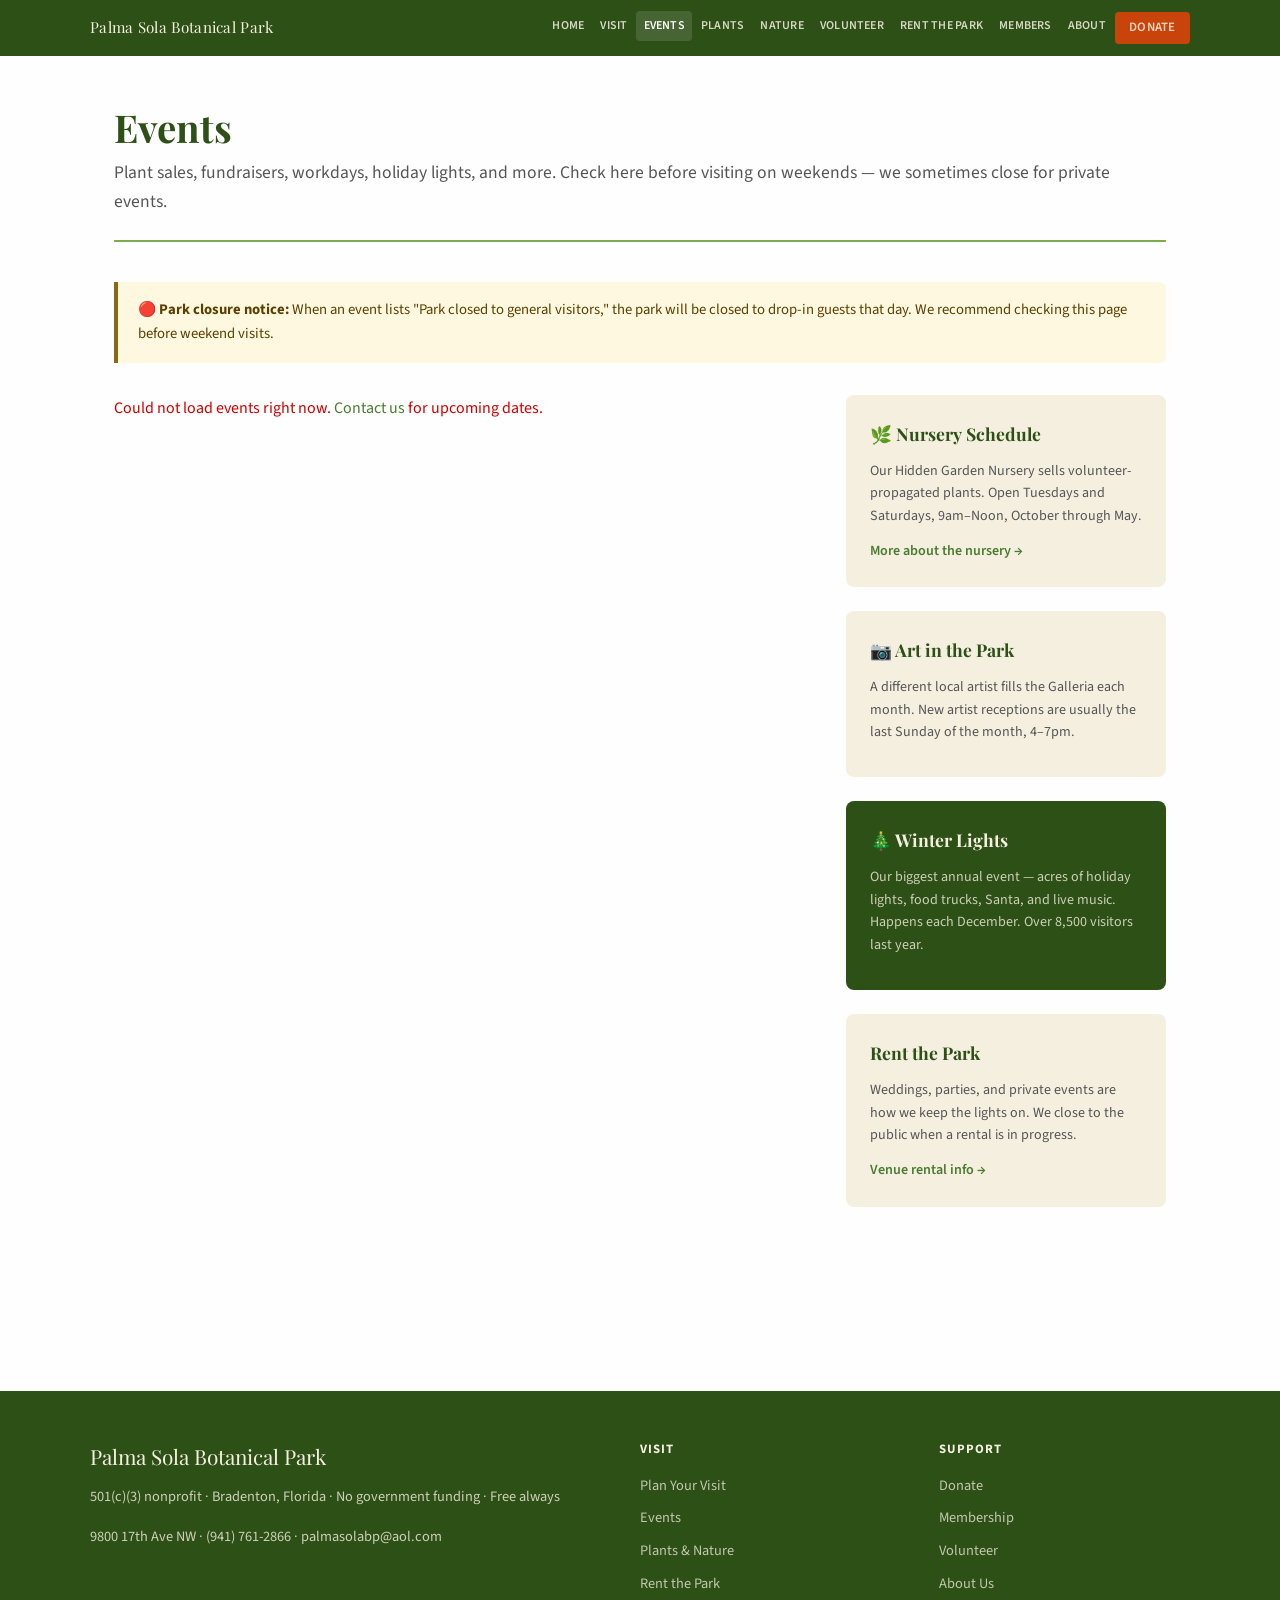
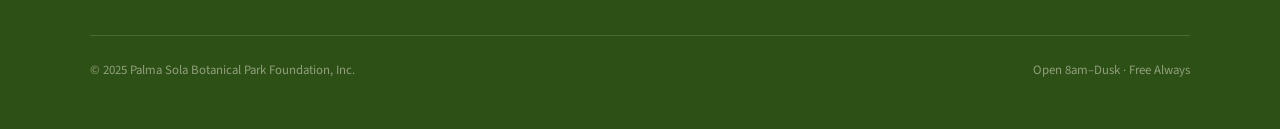
<file: events.html>
<!DOCTYPE html>
<html lang="en">
<head>
  <meta charset="UTF-8">
  <meta name="viewport" content="width=device-width, initial-scale=1.0">
  <title>Events — Palma Sola Botanical Park</title>
  <link rel="stylesheet" href="css/shared.css">
  <style>
    .events-page-grid {
      display: grid;
      grid-template-columns: 1fr 320px;
      gap: 4rem;
      margin-top: 2rem;
    }

    .events-notice {
      background: #fff8e1;
      border-left: 4px solid var(--earth);
      padding: 1rem 1.25rem;
      border-radius: 0 6px 6px 0;
      margin-bottom: 2rem;
      font-size: 0.92rem;
      color: #5a4000;
    }

    /* Full-size event cards */
    .event-card {
      display: grid;
      grid-template-columns: 130px 1fr;
      gap: 1.25rem;
      padding: 1.5rem 0;
      border-bottom: 1px solid #e0e0e0;
    }

    .event-card:last-child { border-bottom: none; }

    .event-date-col { padding-top: 0.1rem; }

    .event-date {
      display: block;
      font-family: var(--font-display);
      font-size: 1rem;
      color: var(--earth);
      font-weight: 700;
      line-height: 1.3;
    }

    .event-time {
      display: block;
      font-size: 0.8rem;
      color: #999;
      margin-top: 0.25rem;
    }

    .event-header {
      display: flex;
      align-items: flex-start;
      gap: 0.5rem;
      flex-wrap: wrap;
      margin-bottom: 0.35rem;
    }

    .event-title {
      font-family: var(--font-display);
      font-size: 1.15rem;
      color: var(--text);
      font-weight: 700;
    }

    .event-tag {
      font-size: 0.68rem;
      font-weight: 700;
      letter-spacing: 0.05em;
      text-transform: uppercase;
      color: white;
      border-radius: 3px;
      padding: 0.15rem 0.45rem;
      white-space: nowrap;
      align-self: center;
    }

    .event-desc {
      font-size: 0.92rem;
      color: var(--text-light);
      line-height: 1.6;
    }

    .event-closed {
      font-size: 0.82rem;
      color: var(--accent);
      margin-top: 0.4rem;
      font-weight: 600;
    }

    .events-section {}

    .past-events-toggle {
      margin-top: 2.5rem;
    }

    .past-events-toggle summary {
      cursor: pointer;
      font-size: 0.95rem;
      color: var(--text-light);
      padding: 0.75rem 0;
      font-weight: 600;
    }

    .past-events-toggle .event-card.past { opacity: 0.6; }

    .demo-notice {
      background: #fff8e1;
      border-left: 3px solid var(--earth);
      padding: 0.75rem 1rem;
      font-size: 0.85rem;
      margin-bottom: 1.5rem;
      border-radius: 0 4px 4px 0;
    }

    .loading {
      color: #999;
      font-style: italic;
      font-size: 0.9rem;
      padding: 1rem 0;
    }

    /* Sidebar */
    .sidebar-sticky {
      position: sticky;
      top: 70px;
    }

    .info-box {
      background: var(--sand);
      border-radius: 8px;
      padding: 1.5rem;
      margin-bottom: 1.5rem;
    }

    .info-box h3 {
      font-family: var(--font-display);
      font-size: 1.1rem;
      color: var(--green-deep);
      margin-bottom: 0.75rem;
    }

    .info-box p {
      font-size: 0.88rem;
      color: var(--text-light);
      line-height: 1.6;
      margin-bottom: 0.6rem;
    }

    .info-box a { font-size: 0.88rem; color: var(--green-mid); font-weight: 600; }

    @media (max-width: 768px) {
      .events-page-grid { grid-template-columns: 1fr; }
      .sidebar-sticky { position: static; }
      .event-card { grid-template-columns: 1fr; }
      .event-date-col { padding-bottom: 0.25rem; }
    }
  </style>
</head>
<body>

  <nav class="site-nav">
    <div class="nav-inner">
      <span class="nav-logo">Palma Sola Botanical Park</span>
      <button class="nav-hamburger" aria-label="Menu"><span></span><span></span><span></span></button>
      <ul class="nav-links">
        <li><a href="index.html">Home</a></li>
        <li><a href="visit.html">Visit</a></li>
        <li><a href="events.html" class="active">Events</a></li>
        <li><a href="plants.html">Plants</a></li>
        <li><a href="nature.html">Nature</a></li>
        <li><a href="volunteer.html">Volunteer</a></li>
        <li><a href="venue.html">Rent the Park</a></li>
        <li><a href="members.html">Members</a></li>
        <li><a href="about.html">About</a></li>
        <li><a href="donate.html" class="btn btn-accent" style="padding:0.35rem 0.9rem;font-size:0.8rem;">Donate</a></li>
      </ul>
    </div>
  </nav>

  <div class="page-content">
    <h1 class="page-title">Events</h1>
    <p class="page-subtitle">Plant sales, fundraisers, workdays, holiday lights, and more. Check here before visiting on weekends — we sometimes close for private events.</p>

    <div class="events-notice">
      🔴 <strong>Park closure notice:</strong> When an event lists "Park closed to general visitors," the park will be closed to drop-in guests that day. We recommend checking this page before weekend visits.
    </div>

    <div class="events-page-grid">
      <div>
        <div id="events-main"></div>
      </div>

      <aside>
        <div class="sidebar-sticky">
          <div class="info-box">
            <h3>🌿 Nursery Schedule</h3>
            <p>Our Hidden Garden Nursery sells volunteer-propagated plants. Open Tuesdays and Saturdays, 9am–Noon, October through May.</p>
            <a href="visit.html#nursery">More about the nursery →</a>
          </div>

          <div class="info-box">
            <h3>📷 Art in the Park</h3>
            <p>A different local artist fills the Galleria each month. New artist receptions are usually the last Sunday of the month, 4–7pm.</p>
          </div>

          <div class="info-box" style="background:var(--green-deep); color:var(--sand);">
            <h3 style="color:var(--sand)">🎄 Winter Lights</h3>
            <p style="color:rgba(245,239,224,0.8)">Our biggest annual event — acres of holiday lights, food trucks, Santa, and live music. Happens each December. Over 8,500 visitors last year.</p>
          </div>

          <div class="info-box">
            <h3>Rent the Park</h3>
            <p>Weddings, parties, and private events are how we keep the lights on. We close to the public when a rental is in progress.</p>
            <a href="venue.html">Venue rental info →</a>
          </div>
        </div>
      </aside>
    </div>
  </div>

  <footer class="site-footer">
    <div class="footer-inner">
      <div>
        <div class="footer-brand">Palma Sola Botanical Park</div>
        <p class="footer-text">501(c)(3) nonprofit · Bradenton, Florida · No government funding · Free always</p>
        <p class="footer-text" style="margin-top:0.75rem">9800 17th Ave NW · (941) 761-2866 · palmasolabp@aol.com</p>
      </div>
      <div class="footer-col">
        <h4>Visit</h4>
        <ul>
          <li><a href="visit.html">Plan Your Visit</a></li>
          <li><a href="events.html">Events</a></li>
          <li><a href="nature.html">Plants &amp; Nature</a></li>
          <li><a href="venue.html">Rent the Park</a></li>
        </ul>
      </div>
      <div class="footer-col">
        <h4>Support</h4>
        <ul>
          <li><a href="donate.html">Donate</a></li>
          <li><a href="members.html">Membership</a></li>
          <li><a href="volunteer.html">Volunteer</a></li>
          <li><a href="about.html">About Us</a></li>
        </ul>
      </div>
    </div>
    <div class="footer-bottom">
      <span>© 2025 Palma Sola Botanical Park Foundation, Inc.</span>
      <span>Open 8am–Dusk · Free Always</span>
    </div>
  </footer>

  <script src="js/psbp.js"></script>
  <script>loadEvents('events-main');</script>
</body>
</html>
</file>
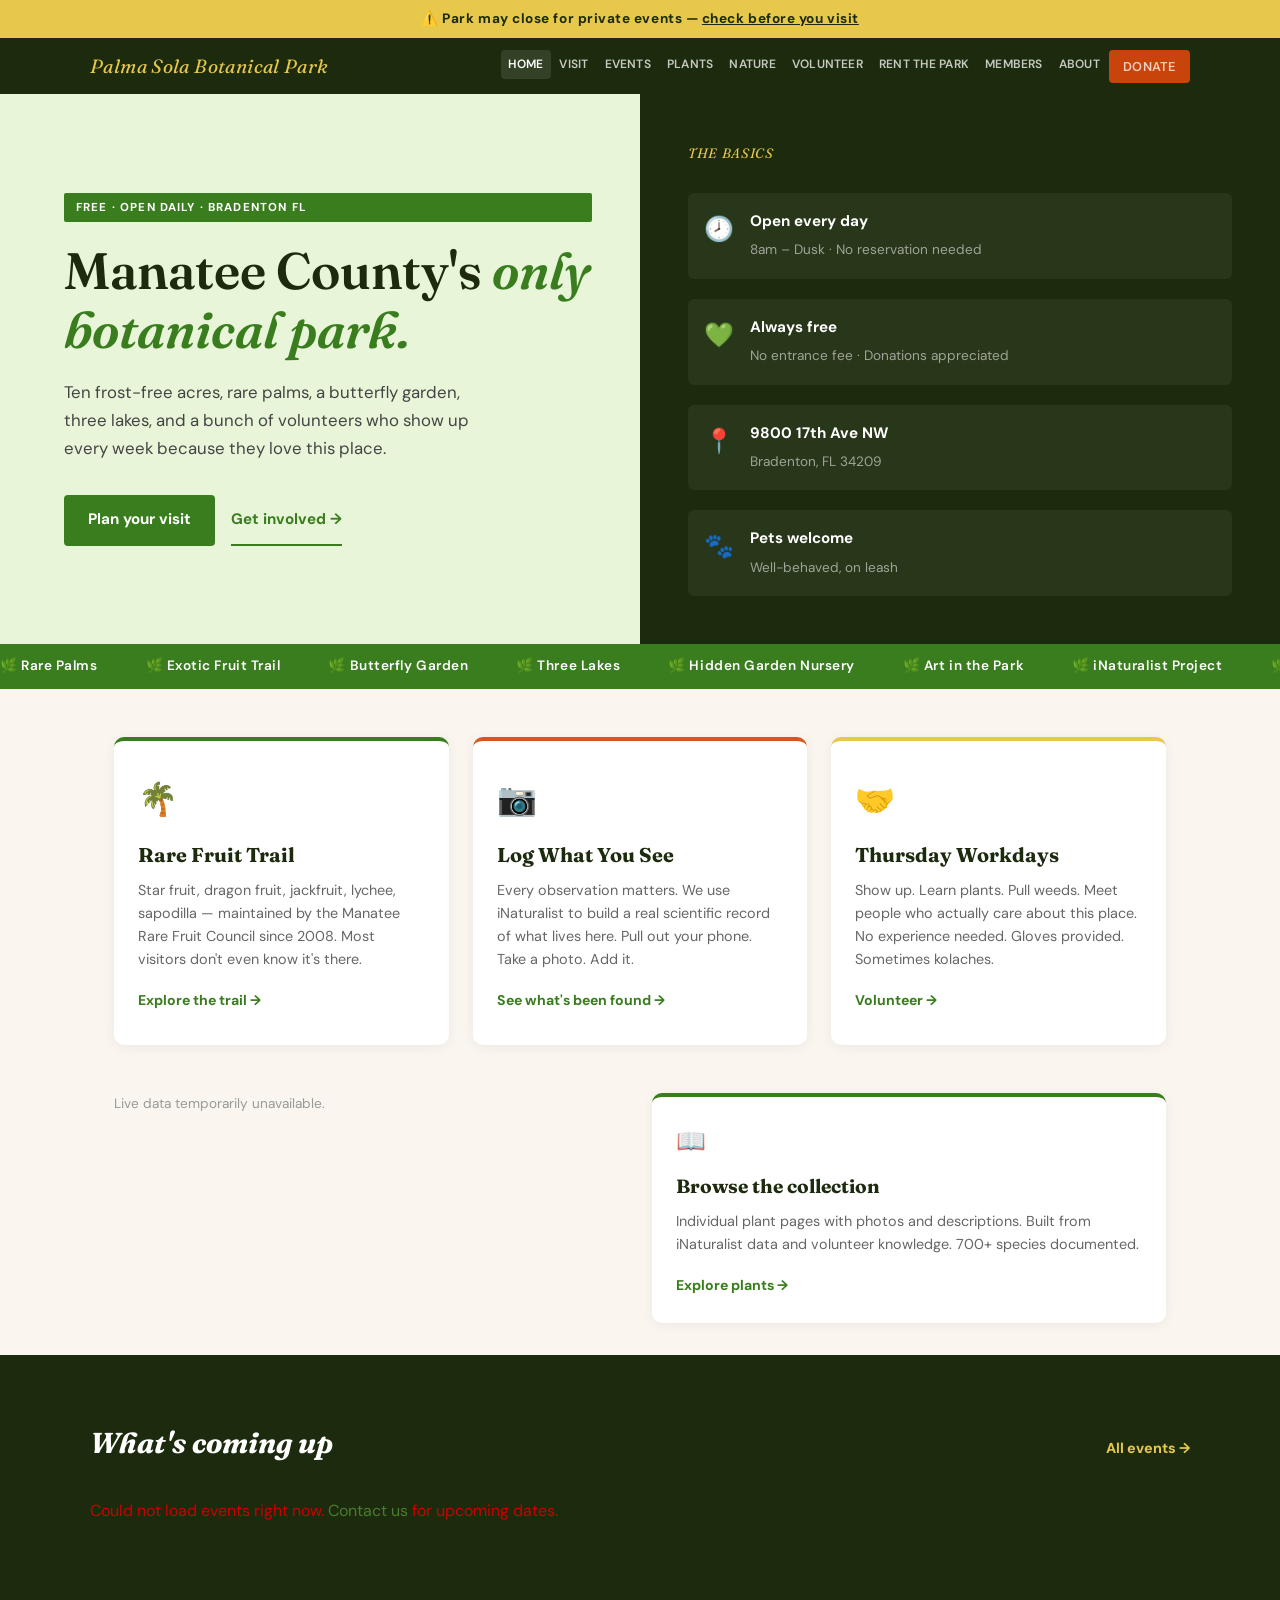
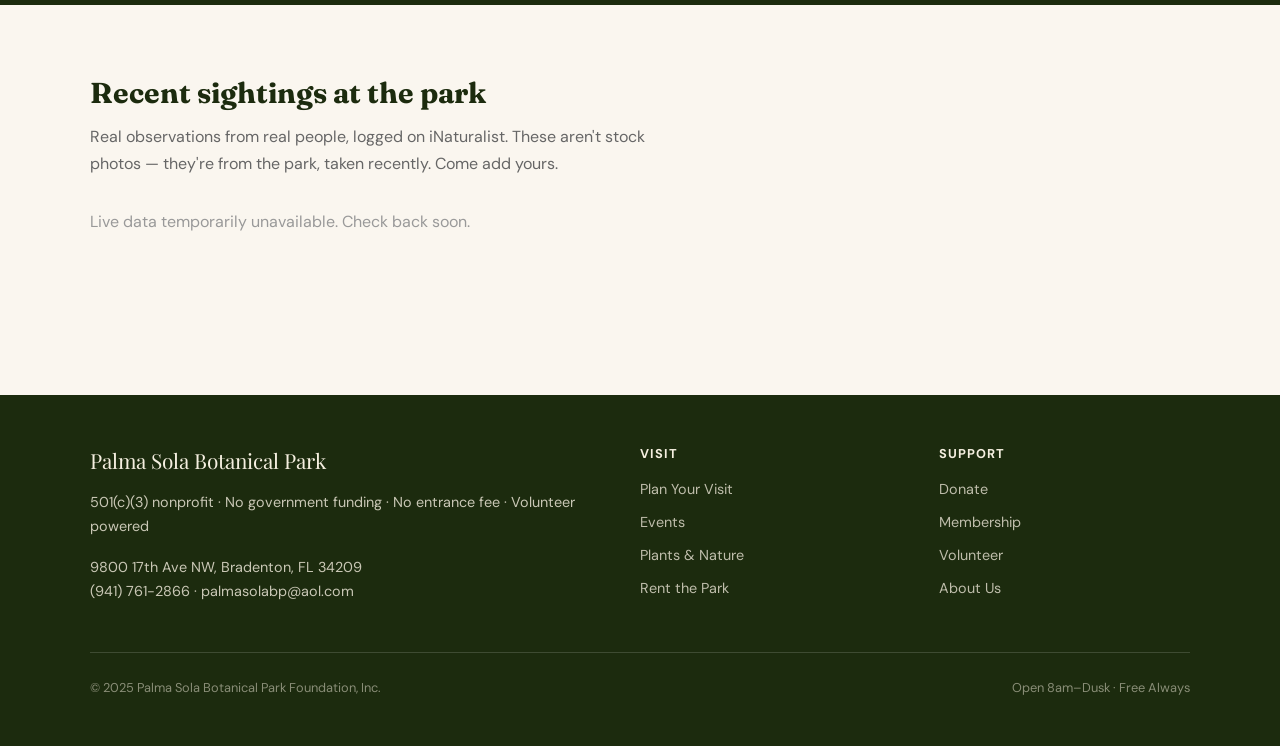
<file: index-b.html>
<!DOCTYPE html>
<html lang="en">
<head>
  <meta charset="UTF-8">
  <meta name="viewport" content="width=device-width, initial-scale=1.0">
  <title>Palma Sola Botanical Park — Theme B</title>
  <meta name="description" content="A free, volunteer-powered botanical park in Bradenton, Florida.">
  <link rel="stylesheet" href="css/shared.css">
  <style>
    /* ---- VARIANT 2: CLEAN & COMMUNITY ---- */
    @import url('https://fonts.googleapis.com/css2?family=DM+Sans:ital,wght@0,400;0,500;0,700;1,400&family=Fraunces:ital,wght@0,600;1,300;1,600&display=swap');

    :root {
      --v2-cream: #faf6ef;
      --v2-green: #3a7d1e;
      --v2-dark: #1c2b0e;
      --v2-yellow: #e8c84a;
      --v2-orange: #d4581a;
      --v2-light-green: #e8f5d8;
    }

    body { background: var(--v2-cream); font-family: 'DM Sans', sans-serif; }

    /* --- TOPBAR --- */
    .topbar {
      background: var(--v2-yellow);
      text-align: center;
      padding: 0.5rem;
      font-size: 0.85rem;
      font-weight: 700;
      color: var(--v2-dark);
      letter-spacing: 0.04em;
    }

    .topbar a { color: var(--v2-dark); text-decoration: underline; }

    /* --- NAV (override) --- */
    .site-nav { background: var(--v2-dark); }
    .nav-logo { font-family: 'Fraunces', serif; font-style: italic; font-size: 1.2rem; color: var(--v2-yellow); }
    .nav-links a { color: rgba(255,255,255,0.75); }
    .nav-links a:hover, .nav-links a.active { background: rgba(255,255,255,0.1); color: white; }

    /* --- HERO: SPLIT LAYOUT --- */
    .hero-split {
      background: var(--v2-light-green);
      min-height: 520px;
      display: grid;
      grid-template-columns: 1fr 1fr;
      max-width: 1400px;
      margin: 0 auto;
    }

    .hero-left {
      padding: 4rem 3rem 4rem 4rem;
      display: flex;
      flex-direction: column;
      justify-content: center;
    }

    .hero-tag {
      display: inline-block;
      background: var(--v2-green);
      color: white;
      font-size: 0.72rem;
      font-weight: 700;
      letter-spacing: 0.1em;
      text-transform: uppercase;
      padding: 0.3rem 0.75rem;
      border-radius: 2px;
      margin-bottom: 1.25rem;
    }

    .hero-left h1 {
      font-family: 'Fraunces', serif;
      font-size: clamp(2.2rem, 4vw, 3.6rem);
      color: var(--v2-dark);
      line-height: 1.15;
      margin-bottom: 1.25rem;
      font-weight: 600;
    }

    .hero-left h1 span {
      font-style: italic;
      color: var(--v2-green);
    }

    .hero-left p {
      font-size: 1.05rem;
      color: #444;
      max-width: 440px;
      line-height: 1.65;
      margin-bottom: 2rem;
    }

    .hero-ctas { display: flex; gap: 1rem; flex-wrap: wrap; }

    .cta-primary {
      background: var(--v2-green);
      color: white;
      padding: 0.75rem 1.5rem;
      border-radius: 4px;
      font-weight: 700;
      font-size: 0.95rem;
      text-decoration: none;
      transition: background 0.15s;
    }
    .cta-primary:hover { background: var(--v2-dark); color: white; text-decoration: none; }

    .cta-secondary {
      color: var(--v2-green);
      font-weight: 700;
      font-size: 0.95rem;
      text-decoration: none;
      padding: 0.75rem 0;
      border-bottom: 2px solid var(--v2-green);
    }

    .hero-right {
      background: var(--v2-dark);
      padding: 3rem;
      display: flex;
      flex-direction: column;
      gap: 1.25rem;
    }

    .hero-right-title {
      font-family: 'Fraunces', serif;
      font-size: 0.85rem;
      font-style: italic;
      color: var(--v2-yellow);
      letter-spacing: 0.05em;
      text-transform: uppercase;
      margin-bottom: 0.5rem;
    }

    .quick-fact {
      display: flex;
      align-items: flex-start;
      gap: 1rem;
      padding: 1rem;
      background: rgba(255,255,255,0.05);
      border-radius: 6px;
    }

    .fact-icon { font-size: 1.5rem; flex-shrink: 0; }

    .fact-text strong {
      display: block;
      color: white;
      font-size: 0.95rem;
      margin-bottom: 0.15rem;
    }

    .fact-text span { color: rgba(255,255,255,0.55); font-size: 0.85rem; }

    /* --- MARQUEE --- */
    .marquee-wrap {
      background: var(--v2-green);
      overflow: hidden;
      padding: 0.7rem 0;
    }

    .marquee-inner {
      display: flex;
      gap: 3rem;
      animation: marquee 30s linear infinite;
      width: max-content;
    }

    .marquee-item {
      color: white;
      font-size: 0.85rem;
      font-weight: 600;
      white-space: nowrap;
      letter-spacing: 0.04em;
    }

    .marquee-item::before { content: '🌿 '; }

    @keyframes marquee {
      from { transform: translateX(0); }
      to { transform: translateX(-50%); }
    }

    /* --- CARDS ROW --- */
    .cards-row {
      max-width: 1100px;
      margin: 3rem auto;
      padding: 0 1.5rem;
      display: grid;
      grid-template-columns: repeat(3, 1fr);
      gap: 1.5rem;
    }

    .feature-card {
      background: white;
      border-radius: 10px;
      padding: 2rem 1.5rem;
      border-top: 4px solid var(--v2-green);
      box-shadow: 0 2px 12px rgba(0,0,0,0.06);
    }

    .feature-card .card-icon { font-size: 2rem; margin-bottom: 0.75rem; }

    .feature-card h3 {
      font-family: 'Fraunces', serif;
      font-size: 1.25rem;
      color: var(--v2-dark);
      margin-bottom: 0.5rem;
    }

    .feature-card p { font-size: 0.9rem; color: #666; line-height: 1.6; margin-bottom: 1rem; }

    .feature-card a { font-weight: 700; font-size: 0.88rem; color: var(--v2-green); }

    /* --- EVENTS STRIP --- */
    .events-strip {
      background: var(--v2-dark);
      padding: 4rem 1.5rem;
    }

    .events-strip-inner {
      max-width: 1100px;
      margin: 0 auto;
    }

    .strip-header {
      display: flex;
      justify-content: space-between;
      align-items: baseline;
      margin-bottom: 2rem;
    }

    .strip-header h2 {
      font-family: 'Fraunces', serif;
      font-size: 1.8rem;
      color: white;
      font-style: italic;
    }

    .strip-header a { color: var(--v2-yellow); font-size: 0.9rem; font-weight: 700; }

    /* Events in dark context */
    #events-b .event-card { border-bottom-color: rgba(255,255,255,0.1); }
    #events-b .event-date { color: var(--v2-yellow); }
    #events-b .event-time { color: rgba(255,255,255,0.4); }
    #events-b .event-title { color: white; }
    #events-b .event-desc { color: rgba(255,255,255,0.6); }
    #events-b .demo-notice { background: rgba(255,255,255,0.05); border-left-color: var(--v2-yellow); color: rgba(255,255,255,0.7); }
    #events-b .demo-notice a { color: var(--v2-yellow); }
    #events-b .loading { color: rgba(255,255,255,0.4); }

    /* --- iNAT --- */
    .inat-v2 {
      background: var(--v2-cream);
      padding: 4rem 1.5rem;
    }

    .inat-v2-inner { max-width: 1100px; margin: 0 auto; }

    .inat-v2 h2 {
      font-family: 'Fraunces', serif;
      font-size: 1.8rem;
      color: var(--v2-dark);
      margin-bottom: 0.5rem;
    }

    .inat-v2 p.lead { color: #666; max-width: 580px; margin-bottom: 2rem; }

    .inat-grid {
      display: grid;
      grid-template-columns: repeat(auto-fill, minmax(160px, 1fr));
      gap: 1rem;
      margin: 1.5rem 0;
    }

    .inat-card {
      border-radius: 8px;
      overflow: hidden;
      background: white;
      box-shadow: 0 2px 8px rgba(0,0,0,0.08);
      transition: transform 0.2s;
      text-decoration: none;
      display: block;
    }

    .inat-card:hover { transform: translateY(-3px); }
    .inat-card img { width: 100%; height: 130px; object-fit: cover; }

    .inat-no-photo {
      width: 100%; height: 130px;
      background: var(--v2-light-green);
      display: flex; align-items: center; justify-content: center;
      font-size: 0.8rem; color: #888;
    }

    .inat-info { padding: 0.6rem 0.75rem; }
    .inat-common { display: block; font-size: 0.85rem; font-weight: 700; color: var(--v2-dark); margin-bottom: 0.15rem; }
    .inat-sci { display: block; font-size: 0.75rem; font-style: italic; color: #888; margin-bottom: 0.15rem; }
    .inat-date { display: block; font-size: 0.72rem; color: #aaa; }
    .inat-link { margin-top: 1rem; font-size: 0.9rem; }
    .inat-link a { color: var(--v2-green); font-weight: 700; }

    .events-section {}
    .past-events-toggle summary { cursor: pointer; color: rgba(255,255,255,0.5); font-size: 0.9rem; padding: 0.5rem 0; margin-top: 1rem; }
    .event-card { display: grid; grid-template-columns: 110px 1fr; gap: 1rem; padding: 1.25rem 0; border-bottom: 1px solid #e0e0e0; }
    .event-card:last-child { border-bottom: none; }
    .event-date-col { padding-top: 0.1rem; }
    .event-date { display: block; font-family: 'Fraunces', serif; font-size: 0.95rem; color: var(--earth); font-weight: 600; line-height: 1.3; }
    .event-time { display: block; font-size: 0.78rem; color: #999; margin-top: 0.2rem; }
    .event-header { display: flex; align-items: flex-start; gap: 0.5rem; flex-wrap: wrap; margin-bottom: 0.25rem; }
    .event-title { font-family: 'Fraunces', serif; font-size: 1rem; color: var(--text); font-weight: 600; }
    .event-tag { font-size: 0.68rem; font-weight: 700; letter-spacing: 0.05em; text-transform: uppercase; color: white; background: var(--green-mid); border-radius: 3px; padding: 0.15rem 0.45rem; white-space: nowrap; align-self: center; }
    .event-desc { font-size: 0.88rem; color: var(--text-light); line-height: 1.5; }
    .event-closed { font-size: 0.8rem; color: var(--accent); margin-top: 0.3rem; font-weight: 600; }
    .loading { color: #999; font-style: italic; font-size: 0.9rem; padding: 1rem 0; }

    /* --- FOOTER override --- */
    .site-footer { background: var(--v2-dark); }

    /* --- RESPONSIVE --- */
    @media (max-width: 900px) {
      .hero-split { grid-template-columns: 1fr; }
      .hero-right { display: none; }
      .cards-row { grid-template-columns: 1fr; }
    }

    @media (max-width: 600px) {
      .hero-left { padding: 2.5rem 1.5rem; }
      .event-card { grid-template-columns: 1fr; }
      .inat-grid { grid-template-columns: repeat(2, 1fr); }
    }
  </style>
</head>
<body>

  <div class="topbar">⚠️ Park may close for private events — <a href="events.html">check before you visit</a></div>

  <nav class="site-nav">
    <div class="nav-inner">
      <span class="nav-logo">Palma Sola Botanical Park</span>
      <button class="nav-hamburger" aria-label="Menu"><span></span><span></span><span></span></button>
      <ul class="nav-links">
        <li><a href="index-b.html" class="active">Home</a></li>
        <li><a href="visit.html">Visit</a></li>
        <li><a href="events.html">Events</a></li>
        <li><a href="plants.html">Plants</a></li>
        <li><a href="nature.html">Nature</a></li>
        <li><a href="volunteer.html">Volunteer</a></li>
        <li><a href="venue.html">Rent the Park</a></li>
        <li><a href="members.html">Members</a></li>
        <li><a href="about.html">About</a></li>
        <li><a href="donate.html" class="btn btn-accent" style="padding:0.35rem 0.9rem;font-size:0.8rem;">Donate</a></li>
      </ul>
    </div>
  </nav>

  <!-- HERO SPLIT -->
  <div class="hero-split">
    <div class="hero-left">
      <span class="hero-tag">Free · Open Daily · Bradenton FL</span>
      <h1>Manatee County's <span>only botanical park.</span></h1>
      <p>Ten frost-free acres, rare palms, a butterfly garden, three lakes, and a bunch of volunteers who show up every week because they love this place.</p>
      <div class="hero-ctas">
        <a href="visit.html" class="cta-primary">Plan your visit</a>
        <a href="volunteer.html" class="cta-secondary">Get involved →</a>
      </div>
    </div>
    <div class="hero-right">
      <div class="hero-right-title">The basics</div>
      <div class="quick-fact">
        <span class="fact-icon">🕗</span>
        <div class="fact-text">
          <strong>Open every day</strong>
          <span>8am – Dusk · No reservation needed</span>
        </div>
      </div>
      <div class="quick-fact">
        <span class="fact-icon">💚</span>
        <div class="fact-text">
          <strong>Always free</strong>
          <span>No entrance fee · Donations appreciated</span>
        </div>
      </div>
      <div class="quick-fact">
        <span class="fact-icon">📍</span>
        <div class="fact-text">
          <strong>9800 17th Ave NW</strong>
          <span>Bradenton, FL 34209</span>
        </div>
      </div>
      <div class="quick-fact">
        <span class="fact-icon">🐾</span>
        <div class="fact-text">
          <strong>Pets welcome</strong>
          <span>Well-behaved, on leash</span>
        </div>
      </div>
    </div>
  </div>

  <!-- MARQUEE -->
  <div class="marquee-wrap" aria-hidden="true">
    <div class="marquee-inner">
      <span class="marquee-item">Rare Palms</span>
      <span class="marquee-item">Exotic Fruit Trail</span>
      <span class="marquee-item">Butterfly Garden</span>
      <span class="marquee-item">Three Lakes</span>
      <span class="marquee-item">Hidden Garden Nursery</span>
      <span class="marquee-item">Art in the Park</span>
      <span class="marquee-item">iNaturalist Project</span>
      <span class="marquee-item">Free Always</span>
      <span class="marquee-item">Volunteer Powered</span>
      <span class="marquee-item">Rare Palms</span>
      <span class="marquee-item">Exotic Fruit Trail</span>
      <span class="marquee-item">Butterfly Garden</span>
      <span class="marquee-item">Three Lakes</span>
      <span class="marquee-item">Hidden Garden Nursery</span>
      <span class="marquee-item">Art in the Park</span>
      <span class="marquee-item">iNaturalist Project</span>
      <span class="marquee-item">Free Always</span>
      <span class="marquee-item">Volunteer Powered</span>
    </div>
  </div>

  <!-- FEATURE CARDS -->
  <div class="cards-row">
    <div class="feature-card">
      <div class="card-icon">🌴</div>
      <h3>Rare Fruit Trail</h3>
      <p>Star fruit, dragon fruit, jackfruit, lychee, sapodilla — maintained by the Manatee Rare Fruit Council since 2008. Most visitors don't even know it's there.</p>
      <a href="visit.html#fruit-trail">Explore the trail →</a>
    </div>
    <div class="feature-card" style="border-top-color: var(--v2-orange)">
      <div class="card-icon">📷</div>
      <h3>Log What You See</h3>
      <p>Every observation matters. We use iNaturalist to build a real scientific record of what lives here. Pull out your phone. Take a photo. Add it.</p>
      <a href="nature.html">See what's been found →</a>
    </div>
    <div class="feature-card" style="border-top-color: var(--v2-yellow)">
      <div class="card-icon">🤝</div>
      <h3>Thursday Workdays</h3>
      <p>Show up. Learn plants. Pull weeds. Meet people who actually care about this place. No experience needed. Gloves provided. Sometimes kolaches.</p>
      <a href="volunteer.html">Volunteer →</a>
    </div>
  </div>

  <!-- Live iNat Counter -->
  <div style="max-width:1100px;margin:0 auto 0;padding:0 1.5rem 2rem">
    <div style="display:grid;grid-template-columns:1fr 1fr;gap:1.5rem;align-items:start">
      <div id="counter-b"></div>
      <div style="background:white;border-radius:10px;padding:1.5rem;border-top:4px solid var(--v2-green);box-shadow:0 2px 12px rgba(0,0,0,0.06)">
        <div style="font-size:1.5rem;margin-bottom:0.6rem">📖</div>
        <h3 style="font-family:Fraunces,serif;font-size:1.2rem;color:var(--v2-dark);margin-bottom:0.5rem">Browse the collection</h3>
        <p style="font-size:0.9rem;color:#666;line-height:1.6;margin-bottom:1rem">Individual plant pages with photos and descriptions. Built from iNaturalist data and volunteer knowledge. 700+ species documented.</p>
        <a href="plants.html" style="font-weight:700;font-size:0.88rem;color:var(--v2-green)">Explore plants →</a>
      </div>
    </div>
  </div>

  <!-- EVENTS -->
  <section class="events-strip">
    <div class="events-strip-inner">
      <div class="strip-header">
        <h2>What's coming up</h2>
        <a href="events.html">All events →</a>
      </div>
      <div id="events-b"></div>
    </div>
  </section>

  <!-- iNAT -->
  <section class="inat-v2">
    <div class="inat-v2-inner">
      <h2>Recent sightings at the park</h2>
      <p class="lead">Real observations from real people, logged on iNaturalist. These aren't stock photos — they're from the park, taken recently. Come add yours.</p>
      <div id="inat-b"></div>
    </div>
  </section>

  <!-- FOOTER -->
  <footer class="site-footer">
    <div class="footer-inner">
      <div>
        <div class="footer-brand">Palma Sola Botanical Park</div>
        <p class="footer-text">501(c)(3) nonprofit · No government funding · No entrance fee · Volunteer powered</p>
        <p class="footer-text" style="margin-top:0.75rem">9800 17th Ave NW, Bradenton, FL 34209<br>(941) 761-2866 · palmasolabp@aol.com</p>
      </div>
      <div class="footer-col">
        <h4>Visit</h4>
        <ul>
          <li><a href="visit.html">Plan Your Visit</a></li>
          <li><a href="events.html">Events</a></li>
          <li><a href="nature.html">Plants &amp; Nature</a></li>
          <li><a href="venue.html">Rent the Park</a></li>
        </ul>
      </div>
      <div class="footer-col">
        <h4>Support</h4>
        <ul>
          <li><a href="donate.html">Donate</a></li>
          <li><a href="members.html">Membership</a></li>
          <li><a href="volunteer.html">Volunteer</a></li>
          <li><a href="about.html">About Us</a></li>
        </ul>
      </div>
    </div>
    <div class="footer-bottom">
      <span>© 2025 Palma Sola Botanical Park Foundation, Inc.</span>
      <span>Open 8am–Dusk · Free Always</span>
    </div>
  </footer>

  <script src="js/psbp.js"></script>
  <script>
    loadEvents('events-b');
    loadINaturalist('inat-b', 6);
    loadINatCounter('counter-b');
  </script>
</body>
</html>
</file>
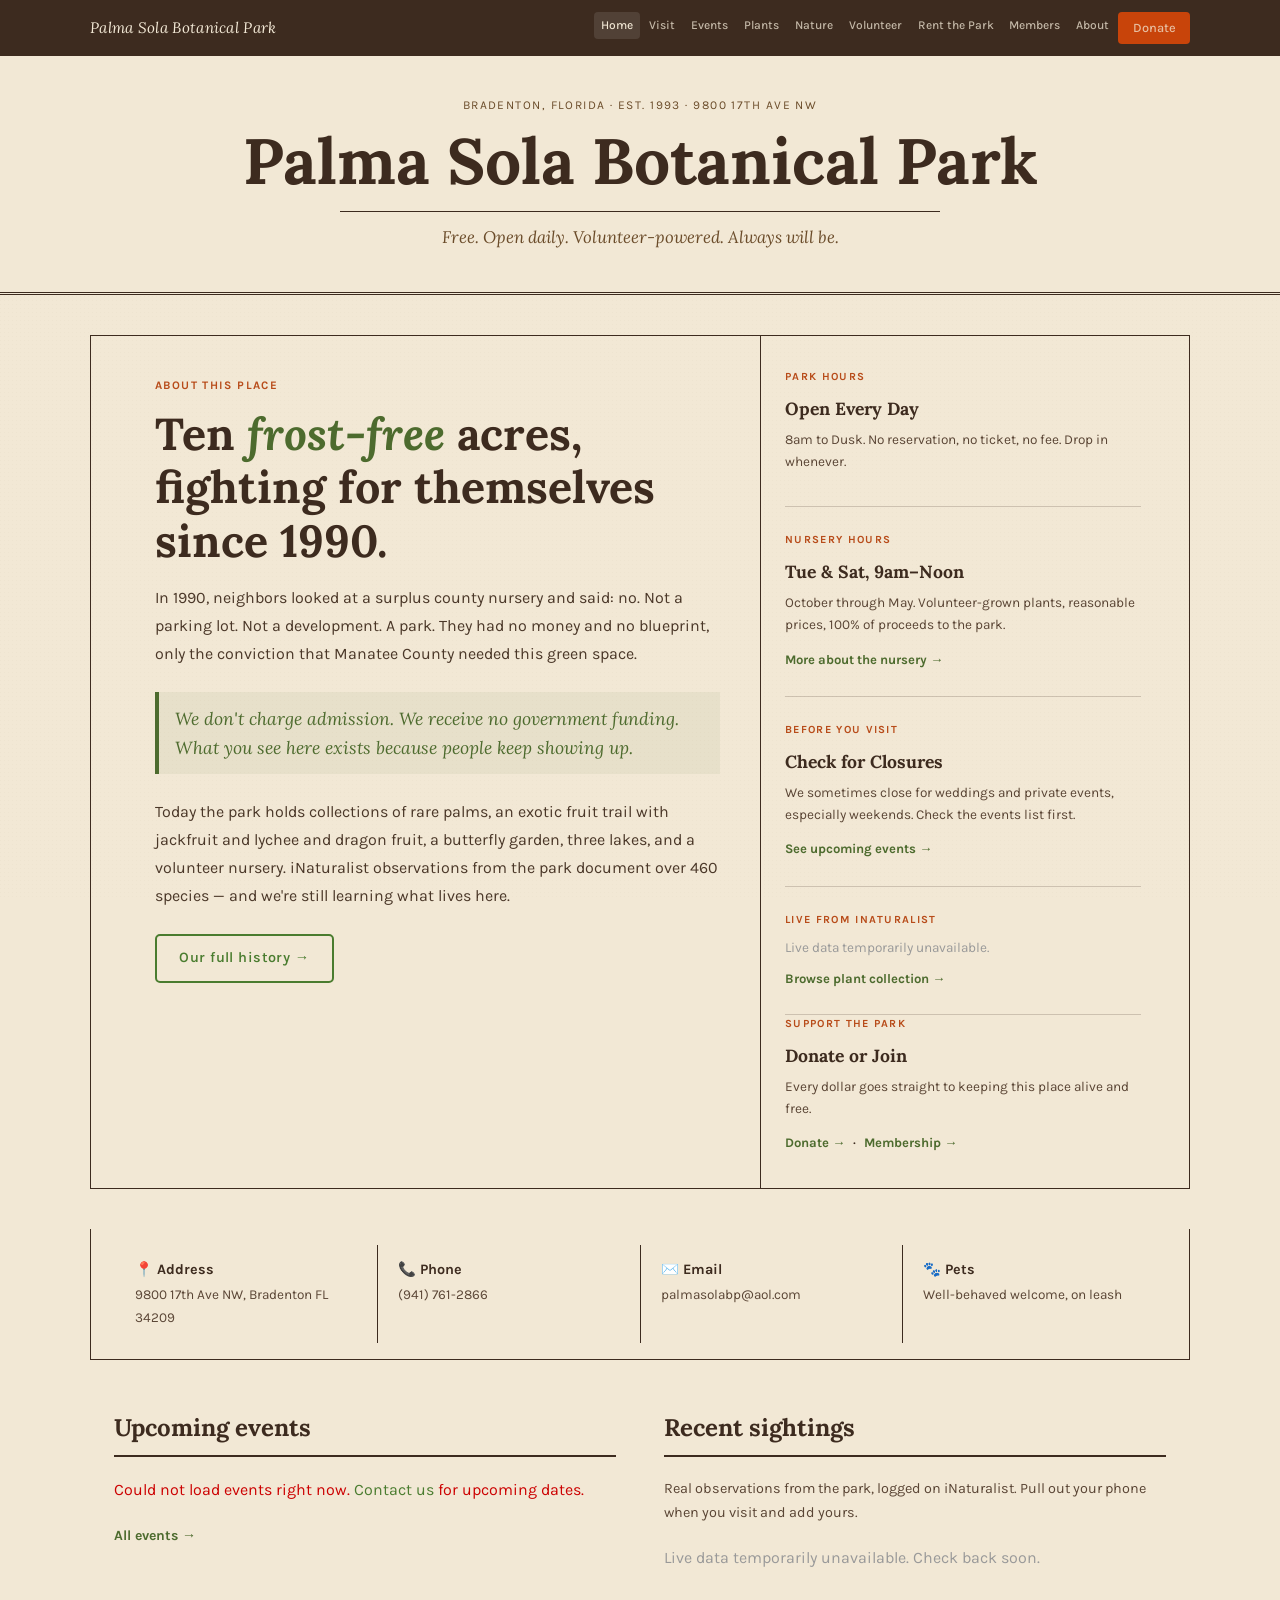
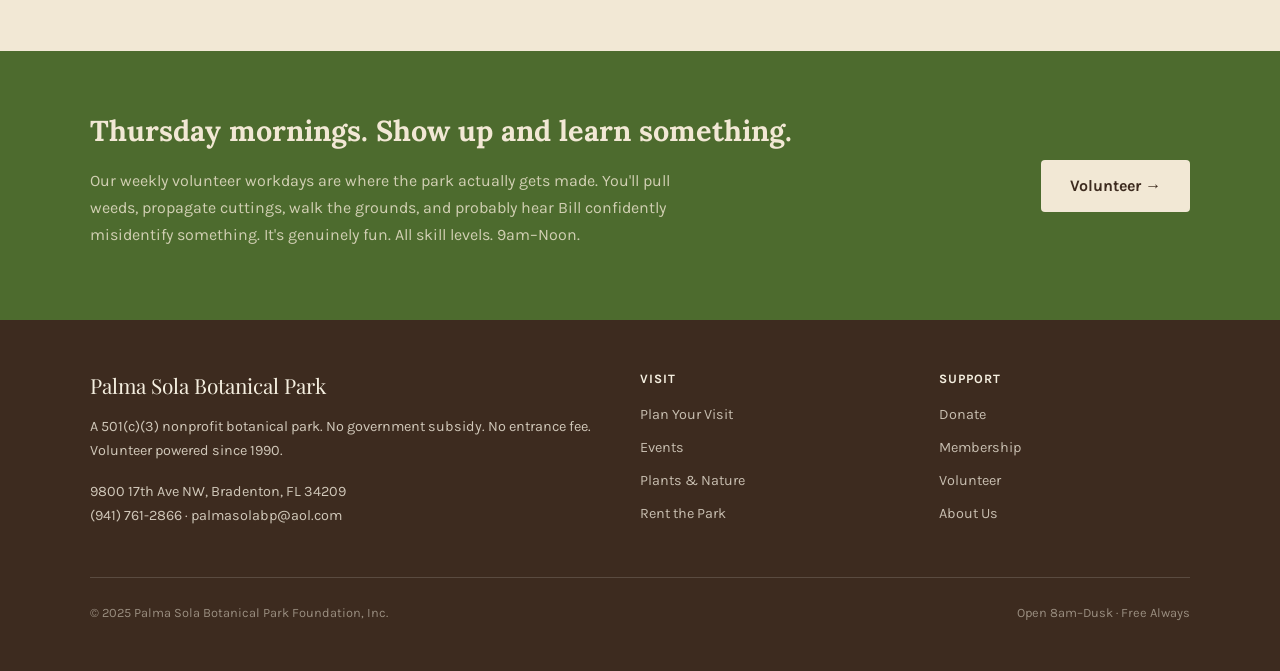
<file: index-c.html>
<!DOCTYPE html>
<html lang="en">
<head>
  <meta charset="UTF-8">
  <meta name="viewport" content="width=device-width, initial-scale=1.0">
  <title>Palma Sola Botanical Park — Theme C</title>
  <link rel="stylesheet" href="css/shared.css">
  <style>
    /* ---- VARIANT 3: WARM & HANDCRAFTED ---- */
    @import url('https://fonts.googleapis.com/css2?family=Lora:ital,wght@0,400;0,600;1,400;1,600&family=Karla:wght@400;500;700&display=swap');

    :root {
      --c-bark: #3d2b1f;
      --c-moss: #4d6b2e;
      --c-sage: #7a9b58;
      --c-wheat: #f2e8d5;
      --c-rust: #b84c1a;
      --c-soil: #6b4c2a;
    }

    body {
      background: var(--c-wheat);
      font-family: 'Karla', sans-serif;
      color: var(--c-bark);
    }

    /* Subtle texture overlay */
    body::before {
      content: '';
      position: fixed;
      inset: 0;
      background-image: url("data:image/svg+xml,%3Csvg xmlns='http://www.w3.org/2000/svg' width='4' height='4'%3E%3Crect width='4' height='4' fill='%23f2e8d5'/%3E%3Crect x='0' y='0' width='1' height='1' fill='%23e8dfc8' opacity='0.4'/%3E%3C/svg%3E");
      pointer-events: none;
      z-index: 0;
    }

    * { position: relative; }

    /* --- NAV override --- */
    .site-nav { background: var(--c-bark); }
    .nav-logo { font-family: 'Lora', serif; font-style: italic; color: var(--c-wheat); }
    .nav-links a { color: rgba(242,232,213,0.75); font-family: 'Karla', sans-serif; text-transform: none; letter-spacing: 0; font-weight: 500; }
    .nav-links a:hover, .nav-links a.active { background: rgba(255,255,255,0.1); color: var(--c-wheat); }

    /* --- MASTHEAD --- */
    .masthead {
      background: var(--c-wheat);
      border-bottom: 3px double var(--c-bark);
      padding: 2.5rem 1.5rem 1.5rem;
      text-align: center;
    }

    .masthead-location {
      font-size: 0.75rem;
      letter-spacing: 0.12em;
      text-transform: uppercase;
      color: var(--c-soil);
      margin-bottom: 0.75rem;
    }

    .masthead-title {
      font-family: 'Lora', serif;
      font-size: clamp(2rem, 6vw, 4rem);
      color: var(--c-bark);
      line-height: 1.05;
      margin-bottom: 0.5rem;
    }

    .masthead-rule {
      border: none;
      border-top: 1px solid var(--c-bark);
      max-width: 600px;
      margin: 1rem auto 0.75rem;
    }

    .masthead-tagline {
      font-family: 'Lora', serif;
      font-style: italic;
      font-size: 1.05rem;
      color: var(--c-soil);
    }

    /* --- HERO EDITORIAL GRID --- */
    .editorial-grid {
      max-width: 1100px;
      margin: 2.5rem auto;
      padding: 0 1.5rem;
      display: grid;
      grid-template-columns: 1.6fr 1fr;
      gap: 0;
      border: 1px solid var(--c-bark);
    }

    .editorial-main {
      padding: 2.5rem 2.5rem 2.5rem 2.5rem;
      border-right: 1px solid var(--c-bark);
    }

    .editorial-kicker {
      font-size: 0.72rem;
      font-weight: 700;
      letter-spacing: 0.12em;
      text-transform: uppercase;
      color: var(--c-rust);
      display: block;
      margin-bottom: 0.75rem;
    }

    .editorial-main h1 {
      font-family: 'Lora', serif;
      font-size: clamp(1.8rem, 3.5vw, 2.8rem);
      color: var(--c-bark);
      line-height: 1.2;
      margin-bottom: 1rem;
    }

    .editorial-main h1 em { font-style: italic; color: var(--c-moss); }

    .editorial-main p {
      font-size: 1rem;
      line-height: 1.75;
      color: #4a3728;
      margin-bottom: 1rem;
    }

    .editorial-main blockquote {
      border-left: 4px solid var(--c-moss);
      margin: 1.5rem 0;
      padding: 0.75rem 1rem;
      font-family: 'Lora', serif;
      font-style: italic;
      font-size: 1.1rem;
      color: var(--c-moss);
      background: rgba(77,107,46,0.06);
    }

    .editorial-sidebar {
      padding: 2rem 1.5rem;
      display: flex;
      flex-direction: column;
      gap: 1.5rem;
    }

    .sidebar-block {
      padding-bottom: 1.5rem;
      border-bottom: 1px solid rgba(61,43,31,0.2);
    }

    .sidebar-block:last-child { border-bottom: none; padding-bottom: 0; }

    .sidebar-block-label {
      font-size: 0.68rem;
      font-weight: 700;
      letter-spacing: 0.12em;
      text-transform: uppercase;
      color: var(--c-rust);
      margin-bottom: 0.5rem;
      display: block;
    }

    .sidebar-block h3 {
      font-family: 'Lora', serif;
      font-size: 1.1rem;
      color: var(--c-bark);
      margin-bottom: 0.4rem;
    }

    .sidebar-block p {
      font-size: 0.85rem;
      color: #5a4535;
      line-height: 1.6;
      margin-bottom: 0.6rem;
    }

    .sidebar-block a {
      font-size: 0.82rem;
      color: var(--c-moss);
      font-weight: 700;
    }

    /* --- INFO ROW --- */
    .info-row {
      max-width: 1100px;
      margin: 0 auto;
      padding: 1rem 1.5rem;
      display: flex;
      gap: 0;
      border: 1px solid var(--c-bark);
      border-top: none;
    }

    .info-cell {
      flex: 1;
      padding: 0.85rem 1.25rem;
      border-right: 1px solid var(--c-bark);
      font-size: 0.85rem;
      color: #5a4535;
    }

    .info-cell:last-child { border-right: none; }
    .info-cell strong { display: block; color: var(--c-bark); font-size: 0.9rem; margin-bottom: 0.15rem; }

    /* --- EVENTS section --- */
    .events-editorial {
      max-width: 1100px;
      margin: 3rem auto;
      padding: 0 1.5rem;
      display: grid;
      grid-template-columns: 1fr 1fr;
      gap: 3rem;
    }

    .events-col h2 {
      font-family: 'Lora', serif;
      font-size: 1.5rem;
      color: var(--c-bark);
      border-bottom: 2px solid var(--c-bark);
      padding-bottom: 0.5rem;
      margin-bottom: 1.25rem;
    }

    /* event cards in warm variant */
    #events-c .event-card { border-bottom-color: rgba(61,43,31,0.2); }
    #events-c .event-date { color: var(--c-rust); font-family: 'Lora', serif; }
    #events-c .event-title { font-family: 'Lora', serif; color: var(--c-bark); }
    #events-c .event-desc { color: #5a4535; }
    #events-c .demo-notice { background: rgba(61,43,31,0.06); border-left-color: var(--c-rust); color: #5a4535; }
    #events-c .loading { color: #9a7a5a; }

    .inat-col h2 {
      font-family: 'Lora', serif;
      font-size: 1.5rem;
      color: var(--c-bark);
      border-bottom: 2px solid var(--c-bark);
      padding-bottom: 0.5rem;
      margin-bottom: 1.25rem;
    }

    .inat-col p.lead { font-size: 0.9rem; color: #5a4535; margin-bottom: 1.25rem; }

    .inat-grid {
      display: grid;
      grid-template-columns: repeat(3, 1fr);
      gap: 0.75rem;
    }

    .inat-card {
      border-radius: 4px;
      overflow: hidden;
      background: white;
      border: 1px solid rgba(61,43,31,0.15);
      transition: transform 0.2s;
      text-decoration: none;
      display: block;
    }

    .inat-card:hover { transform: scale(1.03); }
    .inat-card img { width: 100%; height: 100px; object-fit: cover; }

    .inat-no-photo {
      width: 100%; height: 100px;
      background: #e8dfc8;
      display: flex; align-items: center; justify-content: center;
      font-size: 0.75rem; color: #888;
    }

    .inat-info { padding: 0.4rem 0.5rem; }
    .inat-common { display: block; font-size: 0.75rem; font-weight: 700; color: var(--c-bark); }
    .inat-sci { display: block; font-size: 0.65rem; font-style: italic; color: #888; }
    .inat-date { display: none; }
    .inat-link { margin-top: 0.75rem; font-size: 0.85rem; }
    .inat-link a { color: var(--c-moss); font-weight: 700; }
    .loading { color: #9a7a5a; font-style: italic; font-size: 0.9rem; padding: 0.75rem 0; }

    /* event card shared */
    .events-section {}
    .past-events-toggle summary { cursor: pointer; color: #9a7a5a; font-size: 0.88rem; padding: 0.5rem 0; margin-top: 1rem; }
    .event-card { display: grid; grid-template-columns: 100px 1fr; gap: 0.75rem; padding: 1rem 0; border-bottom: 1px solid #e0e0e0; }
    .event-card:last-child { border-bottom: none; }
    .event-date-col { padding-top: 0.1rem; }
    .event-date { display: block; font-size: 0.9rem; color: var(--earth); font-weight: 700; line-height: 1.3; }
    .event-time { display: block; font-size: 0.75rem; color: #999; margin-top: 0.2rem; }
    .event-header { display: flex; align-items: flex-start; gap: 0.5rem; flex-wrap: wrap; margin-bottom: 0.2rem; }
    .event-title { font-size: 0.95rem; color: var(--text); font-weight: 700; }
    .event-tag { font-size: 0.65rem; font-weight: 700; letter-spacing: 0.05em; text-transform: uppercase; color: white; background: var(--green-mid); border-radius: 3px; padding: 0.12rem 0.4rem; white-space: nowrap; align-self: center; }
    .event-desc { font-size: 0.85rem; color: var(--text-light); line-height: 1.5; }
    .event-closed { font-size: 0.78rem; color: var(--accent); margin-top: 0.25rem; font-weight: 600; }

    /* --- VOLUNTEER STRIP --- */
    .volunteer-strip {
      background: var(--c-moss);
      color: var(--c-wheat);
      padding: 3.5rem 1.5rem;
      margin-top: 4rem;
    }

    .volunteer-inner {
      max-width: 1100px;
      margin: 0 auto;
      display: grid;
      grid-template-columns: 1fr auto;
      gap: 3rem;
      align-items: center;
    }

    .volunteer-inner h2 {
      font-family: 'Lora', serif;
      font-size: 1.8rem;
      color: var(--c-wheat);
      margin-bottom: 0.75rem;
    }

    .volunteer-inner p { color: rgba(242,232,213,0.8); max-width: 580px; line-height: 1.7; }

    .volunteer-cta {
      background: var(--c-wheat);
      color: var(--c-bark);
      padding: 0.8rem 1.8rem;
      border-radius: 4px;
      font-weight: 700;
      white-space: nowrap;
      text-decoration: none;
      font-family: 'Karla', sans-serif;
    }

    .volunteer-cta:hover { background: white; color: var(--c-bark); text-decoration: none; }

    /* --- FOOTER override --- */
    .site-footer { background: var(--c-bark); margin-top: 0; }

    /* --- RESPONSIVE --- */
    @media (max-width: 900px) {
      .editorial-grid { grid-template-columns: 1fr; }
      .editorial-main { border-right: none; border-bottom: 1px solid var(--c-bark); }
      .editorial-sidebar { flex-direction: row; flex-wrap: wrap; }
      .sidebar-block { flex: 1 1 180px; }
      .info-row { flex-wrap: wrap; }
      .info-cell { flex: 1 1 40%; }
      .events-editorial { grid-template-columns: 1fr; gap: 2rem; }
      .volunteer-inner { grid-template-columns: 1fr; }
    }

    @media (max-width: 600px) {
      .event-card { grid-template-columns: 1fr; }
      .inat-grid { grid-template-columns: repeat(2, 1fr); }
    }
  </style>
</head>
<body>

  <nav class="site-nav">
    <div class="nav-inner">
      <span class="nav-logo">Palma Sola Botanical Park</span>
      <button class="nav-hamburger" aria-label="Menu"><span></span><span></span><span></span></button>
      <ul class="nav-links">
        <li><a href="index-c.html" class="active">Home</a></li>
        <li><a href="visit.html">Visit</a></li>
        <li><a href="events.html">Events</a></li>
        <li><a href="plants.html">Plants</a></li>
        <li><a href="nature.html">Nature</a></li>
        <li><a href="volunteer.html">Volunteer</a></li>
        <li><a href="venue.html">Rent the Park</a></li>
        <li><a href="members.html">Members</a></li>
        <li><a href="about.html">About</a></li>
        <li><a href="donate.html" class="btn btn-accent" style="padding:0.35rem 0.9rem;font-size:0.8rem;">Donate</a></li>
      </ul>
    </div>
  </nav>

  <!-- MASTHEAD -->
  <div class="masthead">
    <div class="masthead-location">Bradenton, Florida · Est. 1993 · 9800 17th Ave NW</div>
    <h1 class="masthead-title">Palma Sola Botanical Park</h1>
    <hr class="masthead-rule">
    <p class="masthead-tagline">Free. Open daily. Volunteer-powered. Always will be.</p>
  </div>

  <!-- EDITORIAL GRID -->
  <div class="editorial-grid">
    <div class="editorial-main">
      <span class="editorial-kicker">About this place</span>
      <h1>Ten <em>frost-free</em> acres, fighting for themselves since 1990.</h1>
      <p>In 1990, neighbors looked at a surplus county nursery and said: no. Not a parking lot. Not a development. A park. They had no money and no blueprint, only the conviction that Manatee County needed this green space.</p>
      <blockquote>We don't charge admission. We receive no government funding. What you see here exists because people keep showing up.</blockquote>
      <p>Today the park holds collections of rare palms, an exotic fruit trail with jackfruit and lychee and dragon fruit, a butterfly garden, three lakes, and a volunteer nursery. iNaturalist observations from the park document over 460 species — and we're still learning what lives here.</p>
      <a href="about.html" class="btn btn-outline" style="margin-top:0.5rem">Our full history →</a>
    </div>

    <div class="editorial-sidebar">
      <div class="sidebar-block">
        <span class="sidebar-block-label">Park Hours</span>
        <h3>Open Every Day</h3>
        <p>8am to Dusk. No reservation, no ticket, no fee. Drop in whenever.</p>
      </div>
      <div class="sidebar-block">
        <span class="sidebar-block-label">Nursery Hours</span>
        <h3>Tue &amp; Sat, 9am–Noon</h3>
        <p>October through May. Volunteer-grown plants, reasonable prices, 100% of proceeds to the park.</p>
        <a href="visit.html#nursery">More about the nursery →</a>
      </div>
      <div class="sidebar-block">
        <span class="sidebar-block-label">Before You Visit</span>
        <h3>Check for Closures</h3>
        <p>We sometimes close for weddings and private events, especially weekends. Check the events list first.</p>
        <a href="events.html">See upcoming events →</a>
      </div>
      <div class="sidebar-block">
        <div class="sidebar-block">
          <span class="sidebar-block-label">Live from iNaturalist</span>
          <div id="counter-c"></div>
          <a href="plants.html" style="font-size:0.82rem;color:var(--c-moss);font-weight:700;margin-top:0.5rem;display:block">Browse plant collection →</a>
        </div>
        <span class="sidebar-block-label">Support the Park</span>
        <h3>Donate or Join</h3>
        <p>Every dollar goes straight to keeping this place alive and free.</p>
        <a href="donate.html">Donate →</a> &nbsp;·&nbsp; <a href="members.html">Membership →</a>
      </div>
    </div>
  </div>

  <!-- INFO ROW -->
  <div class="info-row">
    <div class="info-cell"><strong>📍 Address</strong>9800 17th Ave NW, Bradenton FL 34209</div>
    <div class="info-cell"><strong>📞 Phone</strong>(941) 761-2866</div>
    <div class="info-cell"><strong>✉️ Email</strong>palmasolabp@aol.com</div>
    <div class="info-cell"><strong>🐾 Pets</strong>Well-behaved welcome, on leash</div>
  </div>

  <!-- EVENTS + INAT -->
  <div class="events-editorial">
    <div class="events-col">
      <h2>Upcoming events</h2>
      <div id="events-c"></div>
      <p style="margin-top:1.25rem;font-size:0.88rem"><a href="events.html" style="color:var(--c-moss);font-weight:700">All events →</a></p>
    </div>
    <div class="inat-col">
      <h2>Recent sightings</h2>
      <p class="lead">Real observations from the park, logged on iNaturalist. Pull out your phone when you visit and add yours.</p>
      <div id="inat-c"></div>
    </div>
  </div>

  <!-- VOLUNTEER STRIP -->
  <section class="volunteer-strip">
    <div class="volunteer-inner">
      <div>
        <h2>Thursday mornings. Show up and learn something.</h2>
        <p>Our weekly volunteer workdays are where the park actually gets made. You'll pull weeds, propagate cuttings, walk the grounds, and probably hear Bill confidently misidentify something. It's genuinely fun. All skill levels. 9am–Noon.</p>
      </div>
      <a href="volunteer.html" class="volunteer-cta">Volunteer →</a>
    </div>
  </section>

  <!-- FOOTER -->
  <footer class="site-footer">
    <div class="footer-inner">
      <div>
        <div class="footer-brand">Palma Sola Botanical Park</div>
        <p class="footer-text">A 501(c)(3) nonprofit botanical park. No government subsidy. No entrance fee. Volunteer powered since 1990.</p>
        <p class="footer-text" style="margin-top:0.75rem">9800 17th Ave NW, Bradenton, FL 34209<br>(941) 761-2866 · palmasolabp@aol.com</p>
      </div>
      <div class="footer-col">
        <h4>Visit</h4>
        <ul>
          <li><a href="visit.html">Plan Your Visit</a></li>
          <li><a href="events.html">Events</a></li>
          <li><a href="nature.html">Plants &amp; Nature</a></li>
          <li><a href="venue.html">Rent the Park</a></li>
        </ul>
      </div>
      <div class="footer-col">
        <h4>Support</h4>
        <ul>
          <li><a href="donate.html">Donate</a></li>
          <li><a href="members.html">Membership</a></li>
          <li><a href="volunteer.html">Volunteer</a></li>
          <li><a href="about.html">About Us</a></li>
        </ul>
      </div>
    </div>
    <div class="footer-bottom">
      <span>© 2025 Palma Sola Botanical Park Foundation, Inc.</span>
      <span>Open 8am–Dusk · Free Always</span>
    </div>
  </footer>

  <script src="js/psbp.js"></script>
  <script>
    loadEvents('events-c');
    loadINaturalist('inat-c', 6);
    loadINatCounter('counter-c');
  </script>
</body>
</html>
</file>
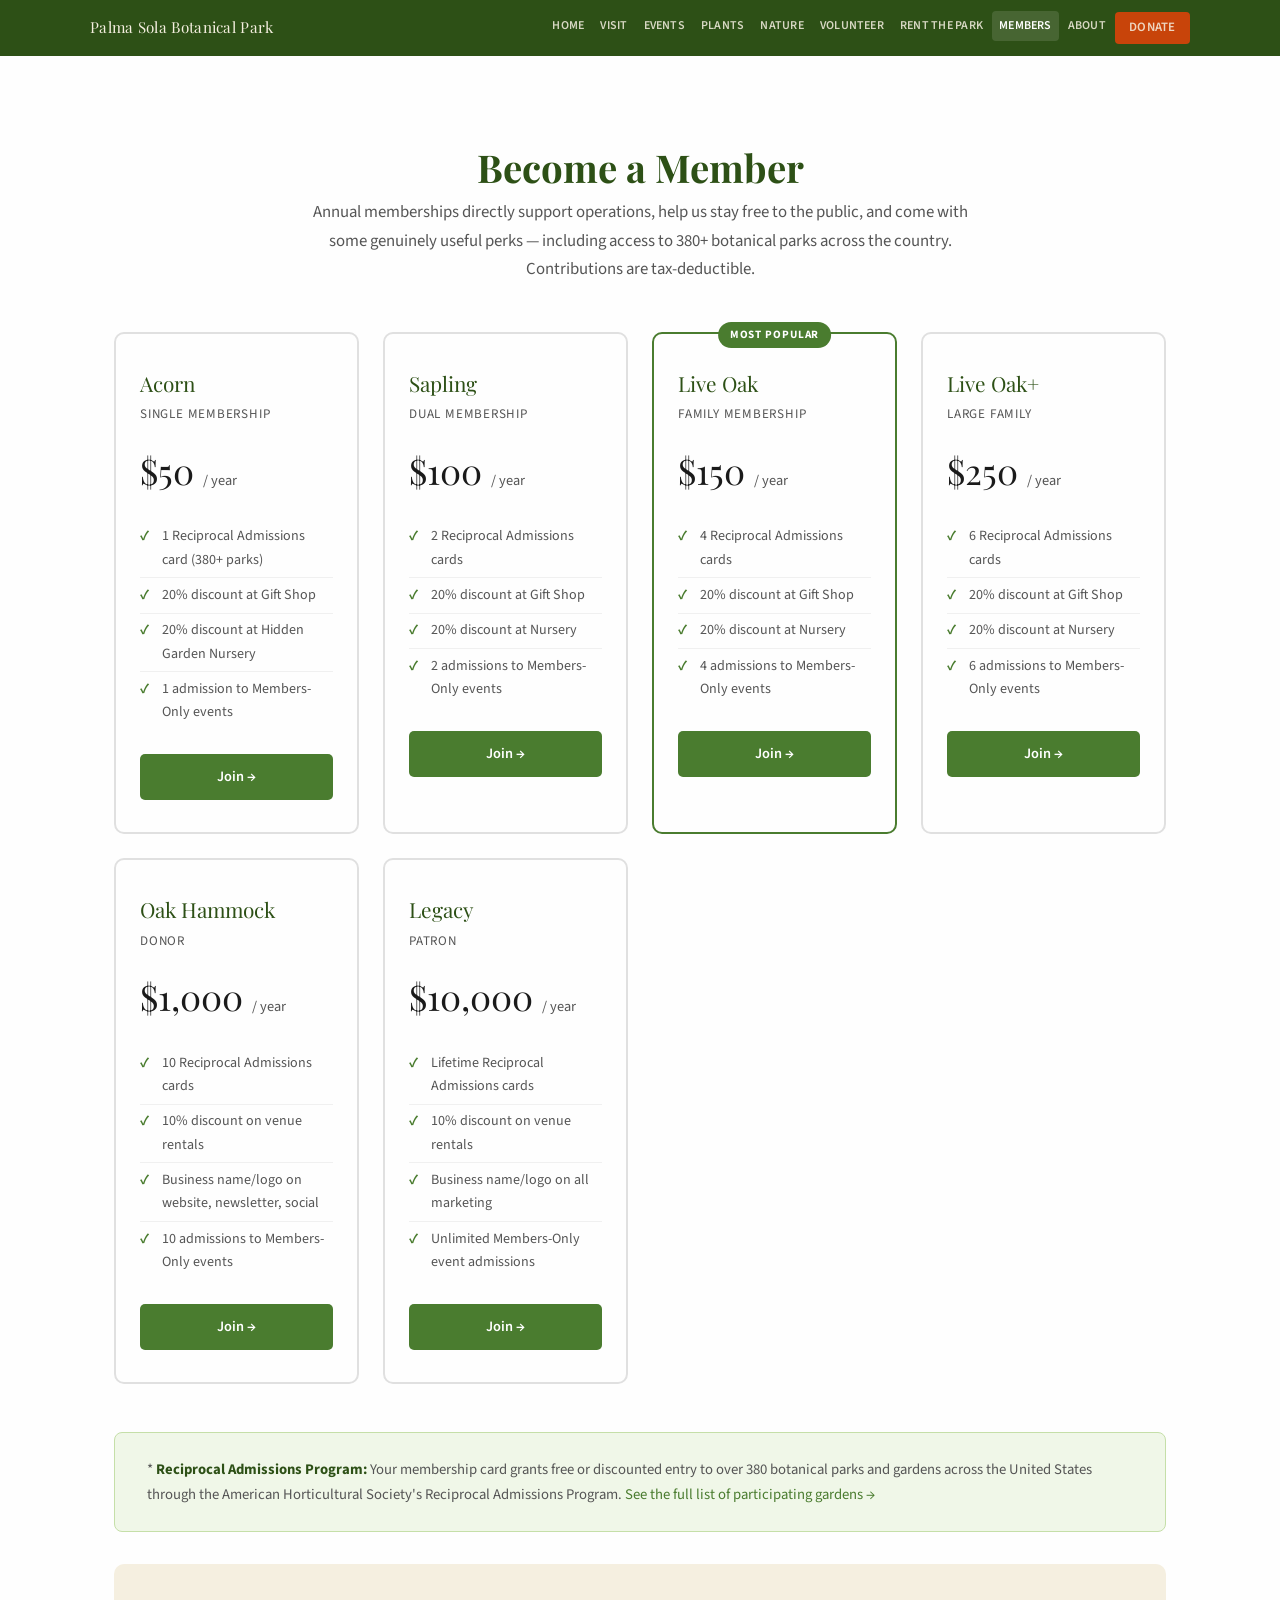
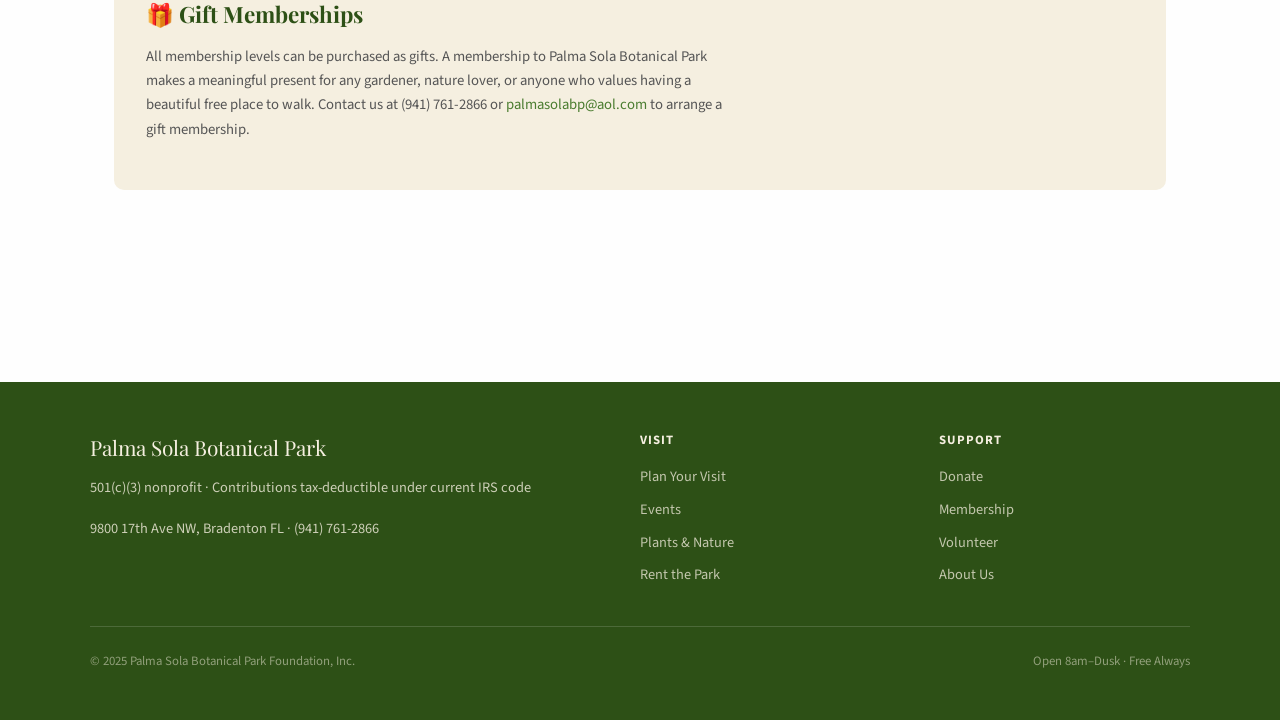
<file: members.html>
<!DOCTYPE html>
<html lang="en">
<head>
  <meta charset="UTF-8">
  <meta name="viewport" content="width=device-width, initial-scale=1.0">
  <title>Membership — Palma Sola Botanical Park</title>
  <link rel="stylesheet" href="css/shared.css">
  <style>
    .members-intro { max-width: 680px; margin: 0 auto; text-align: center; padding: 2.5rem 0 0; }
    .members-intro p { font-size: 1.05rem; color: var(--text-light); line-height: 1.7; }
    .tier-grid { display: grid; grid-template-columns: repeat(auto-fill, minmax(240px, 1fr)); gap: 1.5rem; margin: 3rem 0; }
    .tier-card { border: 2px solid #e0e0e0; border-radius: 10px; padding: 2rem 1.5rem; position: relative; transition: border-color 0.2s, box-shadow 0.2s; }
    .tier-card:hover { border-color: var(--green-mid); box-shadow: 0 4px 20px rgba(45,80,22,0.1); }
    .tier-card.popular { border-color: var(--green-mid); }
    .popular-badge { position: absolute; top: -12px; left: 50%; transform: translateX(-50%); background: var(--green-mid); color: white; font-size: 0.7rem; font-weight: 700; letter-spacing: 0.08em; text-transform: uppercase; padding: 0.25rem 0.75rem; border-radius: 20px; white-space: nowrap; }
    .tier-name { font-family: var(--font-display); font-size: 1.3rem; color: var(--green-deep); margin-bottom: 0.25rem; }
    .tier-subtitle { font-size: 0.82rem; color: var(--text-light); margin-bottom: 1rem; text-transform: uppercase; letter-spacing: 0.06em; }
    .tier-price { font-family: var(--font-display); font-size: 2.2rem; color: var(--text); margin-bottom: 0.25rem; }
    .tier-price span { font-size: 0.9rem; color: var(--text-light); font-family: var(--font-body); }
    .tier-perks { list-style: none; padding: 0; margin: 1.25rem 0 1.5rem; }
    .tier-perks li { font-size: 0.88rem; color: var(--text-light); padding: 0.35rem 0; padding-left: 1.4rem; position: relative; border-bottom: 1px solid #f0f0f0; }
    .tier-perks li:last-child { border-bottom: none; }
    .tier-perks li::before { content: '✓'; position: absolute; left: 0; color: var(--green-mid); font-weight: 700; }
    .tier-btn { display: block; text-align: center; padding: 0.7rem; border-radius: 5px; font-weight: 600; font-size: 0.9rem; background: var(--green-mid); color: white; text-decoration: none; transition: background 0.15s; }
    .tier-btn:hover { background: var(--green-deep); color: white; text-decoration: none; }
    .reciprocal-note { background: #f0f7e8; border-radius: 8px; padding: 1.5rem 2rem; margin: 2rem 0; border: 1px solid #c5dfa8; }
    .reciprocal-note p { font-size: 0.92rem; color: var(--text-light); line-height: 1.7; margin: 0; }
    .reciprocal-note strong { color: var(--green-deep); }
    .gift-section { background: var(--sand); border-radius: 10px; padding: 2rem; margin: 2rem 0; }
    .gift-section h2 { font-family: var(--font-display); font-size: 1.4rem; color: var(--green-deep); margin-bottom: 0.75rem; }
    .gift-section p { font-size: 0.92rem; color: var(--text-light); line-height: 1.65; max-width: 580px; }
  </style>
</head>
<body>
  <nav class="site-nav">
    <div class="nav-inner">
      <span class="nav-logo">Palma Sola Botanical Park</span>
      <button class="nav-hamburger" aria-label="Menu"><span></span><span></span><span></span></button>
      <ul class="nav-links">
        <li><a href="index.html">Home</a></li>
        <li><a href="visit.html">Visit</a></li>
        <li><a href="events.html">Events</a></li>
        <li><a href="plants.html">Plants</a></li>
        <li><a href="nature.html">Nature</a></li>
        <li><a href="volunteer.html">Volunteer</a></li>
        <li><a href="venue.html">Rent the Park</a></li>
        <li><a href="members.html" class="active">Members</a></li>
        <li><a href="about.html">About</a></li>
        <li><a href="donate.html" class="btn btn-accent" style="padding:0.35rem 0.9rem;font-size:0.8rem;">Donate</a></li>
      </ul>
    </div>
  </nav>

  <div class="page-content">
    <div class="members-intro">
      <h1 class="page-title">Become a Member</h1>
      <p>Annual memberships directly support operations, help us stay free to the public, and come with some genuinely useful perks — including access to 380+ botanical parks across the country. Contributions are tax-deductible.</p>
    </div>

    <div class="tier-grid">

      <div class="tier-card">
        <div class="tier-name">Acorn</div>
        <div class="tier-subtitle">Single membership</div>
        <div class="tier-price">$50 <span>/ year</span></div>
        <ul class="tier-perks">
          <li>1 Reciprocal Admissions card (380+ parks)</li>
          <li>20% discount at Gift Shop</li>
          <li>20% discount at Hidden Garden Nursery</li>
          <li>1 admission to Members-Only events</li>
        </ul>
        <a href="https://palmasolabp.org/shop/" target="_blank" rel="noopener" class="tier-btn">Join →</a>
      </div>

      <div class="tier-card">
        <div class="tier-name">Sapling</div>
        <div class="tier-subtitle">Dual membership</div>
        <div class="tier-price">$100 <span>/ year</span></div>
        <ul class="tier-perks">
          <li>2 Reciprocal Admissions cards</li>
          <li>20% discount at Gift Shop</li>
          <li>20% discount at Nursery</li>
          <li>2 admissions to Members-Only events</li>
        </ul>
        <a href="https://palmasolabp.org/shop/" target="_blank" rel="noopener" class="tier-btn">Join →</a>
      </div>

      <div class="tier-card popular">
        <div class="popular-badge">Most popular</div>
        <div class="tier-name">Live Oak</div>
        <div class="tier-subtitle">Family membership</div>
        <div class="tier-price">$150 <span>/ year</span></div>
        <ul class="tier-perks">
          <li>4 Reciprocal Admissions cards</li>
          <li>20% discount at Gift Shop</li>
          <li>20% discount at Nursery</li>
          <li>4 admissions to Members-Only events</li>
        </ul>
        <a href="https://palmasolabp.org/shop/" target="_blank" rel="noopener" class="tier-btn">Join →</a>
      </div>

      <div class="tier-card">
        <div class="tier-name">Live Oak+</div>
        <div class="tier-subtitle">Large family</div>
        <div class="tier-price">$250 <span>/ year</span></div>
        <ul class="tier-perks">
          <li>6 Reciprocal Admissions cards</li>
          <li>20% discount at Gift Shop</li>
          <li>20% discount at Nursery</li>
          <li>6 admissions to Members-Only events</li>
        </ul>
        <a href="https://palmasolabp.org/shop/" target="_blank" rel="noopener" class="tier-btn">Join →</a>
      </div>

      <div class="tier-card">
        <div class="tier-name">Oak Hammock</div>
        <div class="tier-subtitle">Donor</div>
        <div class="tier-price">$1,000 <span>/ year</span></div>
        <ul class="tier-perks">
          <li>10 Reciprocal Admissions cards</li>
          <li>10% discount on venue rentals</li>
          <li>Business name/logo on website, newsletter, social</li>
          <li>10 admissions to Members-Only events</li>
        </ul>
        <a href="https://palmasolabp.org/shop/" target="_blank" rel="noopener" class="tier-btn">Join →</a>
      </div>

      <div class="tier-card">
        <div class="tier-name">Legacy</div>
        <div class="tier-subtitle">Patron</div>
        <div class="tier-price">$10,000 <span>/ year</span></div>
        <ul class="tier-perks">
          <li>Lifetime Reciprocal Admissions cards</li>
          <li>10% discount on venue rentals</li>
          <li>Business name/logo on all marketing</li>
          <li>Unlimited Members-Only event admissions</li>
        </ul>
        <a href="https://palmasolabp.org/shop/" target="_blank" rel="noopener" class="tier-btn">Join →</a>
      </div>

    </div>

    <div class="reciprocal-note">
      <p>* <strong>Reciprocal Admissions Program:</strong> Your membership card grants free or discounted entry to over 380 botanical parks and gardens across the United States through the American Horticultural Society's Reciprocal Admissions Program. <a href="https://ahsgardening.org/gardening-programs/rap/" target="_blank" rel="noopener">See the full list of participating gardens →</a></p>
    </div>

    <div class="gift-section">
      <h2>🎁 Gift Memberships</h2>
      <p>All membership levels can be purchased as gifts. A membership to Palma Sola Botanical Park makes a meaningful present for any gardener, nature lover, or anyone who values having a beautiful free place to walk. Contact us at (941) 761-2866 or <a href="mailto:palmasolabp@aol.com">palmasolabp@aol.com</a> to arrange a gift membership.</p>
    </div>
  </div>

  <footer class="site-footer">
    <div class="footer-inner">
      <div>
        <div class="footer-brand">Palma Sola Botanical Park</div>
        <p class="footer-text">501(c)(3) nonprofit · Contributions tax-deductible under current IRS code</p>
        <p class="footer-text" style="margin-top:0.75rem">9800 17th Ave NW, Bradenton FL · (941) 761-2866</p>
      </div>
      <div class="footer-col">
        <h4>Visit</h4>
        <ul>
          <li><a href="visit.html">Plan Your Visit</a></li>
          <li><a href="events.html">Events</a></li>
          <li><a href="nature.html">Plants &amp; Nature</a></li>
          <li><a href="venue.html">Rent the Park</a></li>
        </ul>
      </div>
      <div class="footer-col">
        <h4>Support</h4>
        <ul>
          <li><a href="donate.html">Donate</a></li>
          <li><a href="members.html">Membership</a></li>
          <li><a href="volunteer.html">Volunteer</a></li>
          <li><a href="about.html">About Us</a></li>
        </ul>
      </div>
    </div>
    <div class="footer-bottom">
      <span>© 2025 Palma Sola Botanical Park Foundation, Inc.</span>
      <span>Open 8am–Dusk · Free Always</span>
    </div>
  </footer>
  <script src="js/psbp.js"></script>
</body>
</html>
</file>
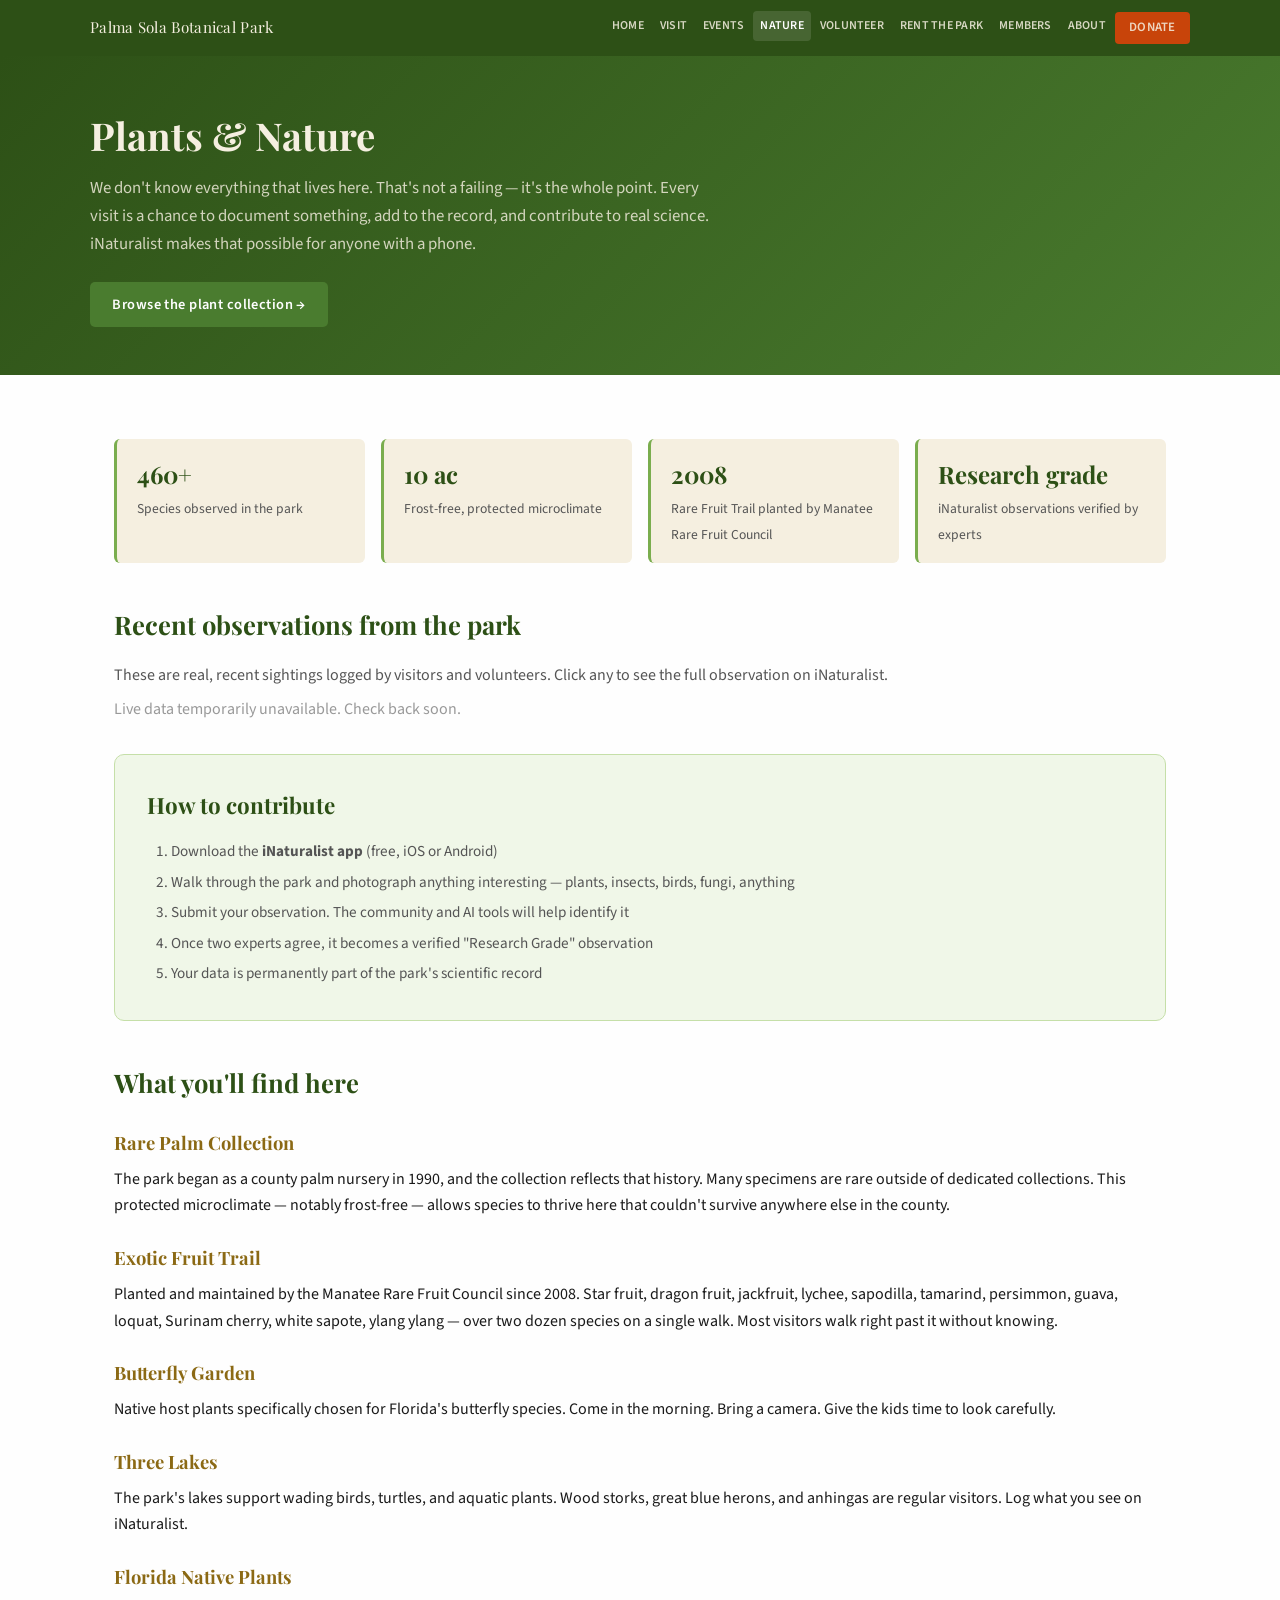
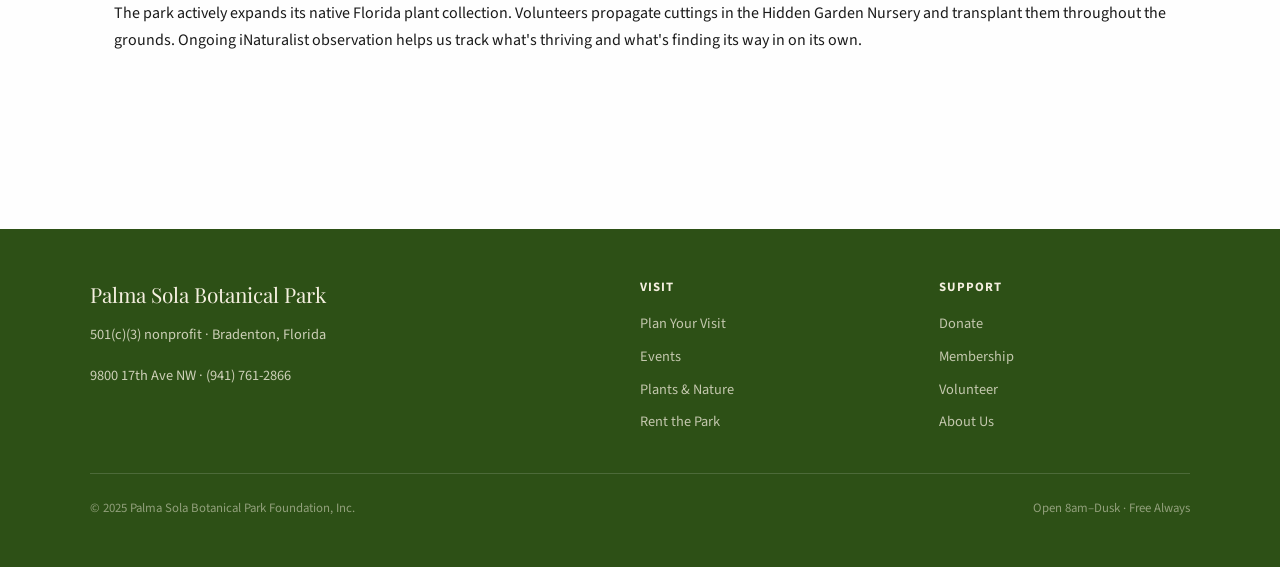
<file: nature.html>
<!DOCTYPE html>
<html lang="en">
<head>
  <meta charset="UTF-8">
  <meta name="viewport" content="width=device-width, initial-scale=1.0">
  <title>Plants & Nature — Palma Sola Botanical Park</title>
  <link rel="stylesheet" href="css/shared.css">
  <style>
    .inat-hero {
      background: linear-gradient(135deg, #2d5016, #4a7c2f);
      color: var(--sand);
      padding: 3rem 1.5rem;
      margin-bottom: 0;
    }
    .inat-hero-inner { max-width: 1100px; margin: 0 auto; }
    .inat-hero h1 { font-family: var(--font-display); font-size: 2.4rem; color: var(--sand); margin-bottom: 0.5rem; }
    .inat-hero p { color: rgba(245,239,224,0.82); max-width: 640px; font-size: 1.05rem; line-height: 1.65; margin-bottom: 1.5rem; }
    .inat-hero .btn-row { display: flex; gap: 1rem; flex-wrap: wrap; }

    .inat-grid {
      display: grid;
      grid-template-columns: repeat(auto-fill, minmax(180px, 1fr));
      gap: 1.25rem;
      margin: 2rem 0;
    }

    .inat-card {
      border-radius: 8px;
      overflow: hidden;
      background: white;
      box-shadow: 0 2px 10px rgba(0,0,0,0.08);
      transition: transform 0.2s, box-shadow 0.2s;
      text-decoration: none;
      display: block;
    }

    .inat-card:hover { transform: translateY(-3px); box-shadow: 0 6px 20px rgba(45,80,22,0.15); }
    .inat-card img { width: 100%; height: 150px; object-fit: cover; }

    .inat-no-photo {
      width: 100%; height: 150px;
      background: #e0edd4;
      display: flex; align-items: center; justify-content: center;
      font-size: 0.8rem; color: #888;
    }

    .inat-info { padding: 0.75rem; }
    .inat-common { display: block; font-size: 0.9rem; font-weight: 700; color: var(--text); margin-bottom: 0.2rem; }
    .inat-sci { display: block; font-size: 0.78rem; font-style: italic; color: #888; margin-bottom: 0.2rem; }
    .inat-date { display: block; font-size: 0.72rem; color: #aaa; }
    .inat-link { margin-top: 0; font-size: 0.9rem; }
    .inat-link a { color: var(--green-mid); font-weight: 600; }

    .loading { color: #999; font-style: italic; font-size: 0.9rem; padding: 1.5rem 0; }

    .how-to-box {
      background: #f0f7e8;
      border-radius: 10px;
      padding: 2rem;
      margin: 2rem 0;
      border: 1px solid #c5dfa8;
    }

    .how-to-box h2 { font-family: var(--font-display); font-size: 1.4rem; color: var(--green-deep); margin-bottom: 0.75rem; }
    .how-to-box ol { padding-left: 1.5rem; color: var(--text-light); font-size: 0.95rem; line-height: 2; }

    .facts-grid {
      display: grid;
      grid-template-columns: repeat(auto-fill, minmax(220px, 1fr));
      gap: 1rem;
      margin: 1.5rem 0;
    }

    .fact-chip {
      background: var(--sand);
      border-radius: 6px;
      padding: 1rem 1.25rem;
      border-left: 3px solid var(--green-light);
    }

    .fact-chip strong { display: block; font-family: var(--font-display); font-size: 1.5rem; color: var(--green-deep); }
    .fact-chip span { font-size: 0.85rem; color: var(--text-light); }
  </style>
</head>
<body>

  <nav class="site-nav">
    <div class="nav-inner">
      <span class="nav-logo">Palma Sola Botanical Park</span>
      <button class="nav-hamburger" aria-label="Menu"><span></span><span></span><span></span></button>
      <ul class="nav-links">
        <li><a href="index.html">Home</a></li>
        <li><a href="visit.html">Visit</a></li>
        <li><a href="events.html">Events</a></li>
        <li><a href="nature.html" class="active">Nature</a></li>
        <li><a href="volunteer.html">Volunteer</a></li>
        <li><a href="venue.html">Rent the Park</a></li>
        <li><a href="members.html">Members</a></li>
        <li><a href="about.html">About</a></li>
        <li><a href="donate.html" class="btn btn-accent" style="padding:0.35rem 0.9rem;font-size:0.8rem;">Donate</a></li>
      </ul>
    </div>
  </nav>

  <div class="inat-hero">
    <div class="inat-hero-inner">
      <h1>Plants &amp; Nature</h1>
      <p>We don't know everything that lives here. That's not a failing — it's the whole point. Every visit is a chance to document something, add to the record, and contribute to real science. iNaturalist makes that possible for anyone with a phone.</p>
      <div class="btn-row">
<a href="plants.html" class="btn btn-primary">Browse the plant collection →</a>
      </div>
    </div>
  </div>

  <div class="page-content" style="padding-top:2.5rem">

    <div class="facts-grid">
      <div class="fact-chip"><strong>460+</strong><span>Species observed in the park</span></div>
      <div class="fact-chip"><strong>10 ac</strong><span>Frost-free, protected microclimate</span></div>
      <div class="fact-chip"><strong>2008</strong><span>Rare Fruit Trail planted by Manatee Rare Fruit Council</span></div>
      <div class="fact-chip"><strong>Research grade</strong><span>iNaturalist observations verified by experts</span></div>
    </div>

    <h2 class="section-head">Recent observations from the park</h2>
    <p style="color:var(--text-light);margin-bottom:0.5rem">These are real, recent sightings logged by visitors and volunteers. Click any to see the full observation on iNaturalist.</p>
    <div id="inat-nature"></div>

    <div class="how-to-box">
      <h2>How to contribute</h2>
      <ol>
        <li>Download the <strong>iNaturalist app</strong> (free, iOS or Android)</li>
        <li>Walk through the park and photograph anything interesting — plants, insects, birds, fungi, anything</li>
        <li>Submit your observation. The community and AI tools will help identify it</li>
        <li>Once two experts agree, it becomes a verified "Research Grade" observation</li>
        <li>Your data is permanently part of the park's scientific record</li>
      </ol>
    </div>

    <h2 class="section-head">What you'll find here</h2>

    <h3 class="sub-head">Rare Palm Collection</h3>
    <p>The park began as a county palm nursery in 1990, and the collection reflects that history. Many specimens are rare outside of dedicated collections. This protected microclimate — notably frost-free — allows species to thrive here that couldn't survive anywhere else in the county.</p>

    <h3 class="sub-head">Exotic Fruit Trail</h3>
    <p>Planted and maintained by the Manatee Rare Fruit Council since 2008. Star fruit, dragon fruit, jackfruit, lychee, sapodilla, tamarind, persimmon, guava, loquat, Surinam cherry, white sapote, ylang ylang — over two dozen species on a single walk. Most visitors walk right past it without knowing.</p>

    <h3 class="sub-head">Butterfly Garden</h3>
    <p>Native host plants specifically chosen for Florida's butterfly species. Come in the morning. Bring a camera. Give the kids time to look carefully.</p>

    <h3 class="sub-head">Three Lakes</h3>
    <p>The park's lakes support wading birds, turtles, and aquatic plants. Wood storks, great blue herons, and anhingas are regular visitors. Log what you see on iNaturalist.</p>

    <h3 class="sub-head">Florida Native Plants</h3>
    <p>The park actively expands its native Florida plant collection. Volunteers propagate cuttings in the Hidden Garden Nursery and transplant them throughout the grounds. Ongoing iNaturalist observation helps us track what's thriving and what's finding its way in on its own.</p>

  </div>

  <footer class="site-footer">
    <div class="footer-inner">
      <div>
        <div class="footer-brand">Palma Sola Botanical Park</div>
        <p class="footer-text">501(c)(3) nonprofit · Bradenton, Florida</p>
        <p class="footer-text" style="margin-top:0.75rem">9800 17th Ave NW · (941) 761-2866</p>
      </div>
      <div class="footer-col">
        <h4>Visit</h4>
        <ul>
          <li><a href="visit.html">Plan Your Visit</a></li>
          <li><a href="events.html">Events</a></li>
          <li><a href="nature.html">Plants &amp; Nature</a></li>
          <li><a href="venue.html">Rent the Park</a></li>
        </ul>
      </div>
      <div class="footer-col">
        <h4>Support</h4>
        <ul>
          <li><a href="donate.html">Donate</a></li>
          <li><a href="members.html">Membership</a></li>
          <li><a href="volunteer.html">Volunteer</a></li>
          <li><a href="about.html">About Us</a></li>
        </ul>
      </div>
    </div>
    <div class="footer-bottom">
      <span>© 2025 Palma Sola Botanical Park Foundation, Inc.</span>
      <span>Open 8am–Dusk · Free Always</span>
    </div>
  </footer>

  <script src="js/psbp.js"></script>
  <script>loadINaturalist('inat-nature', 12);</script>
</body>
</html>
</file>
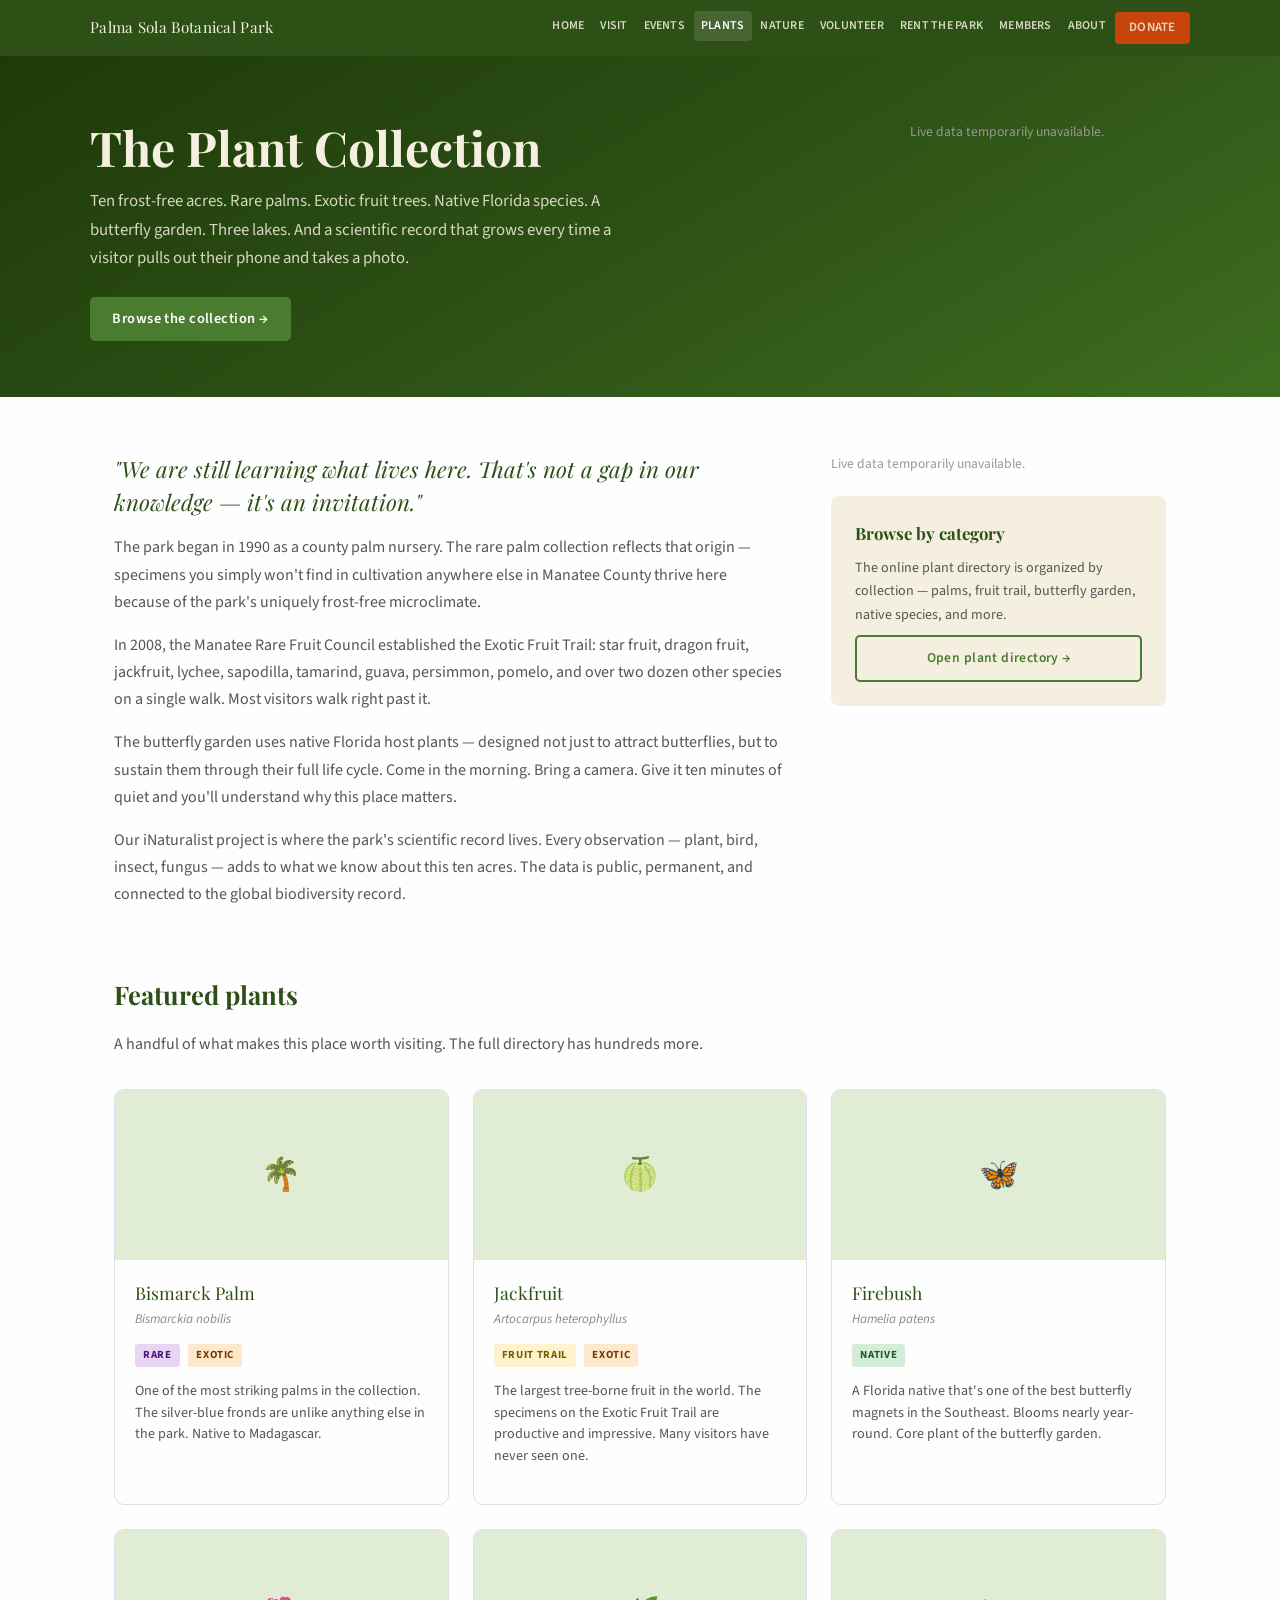
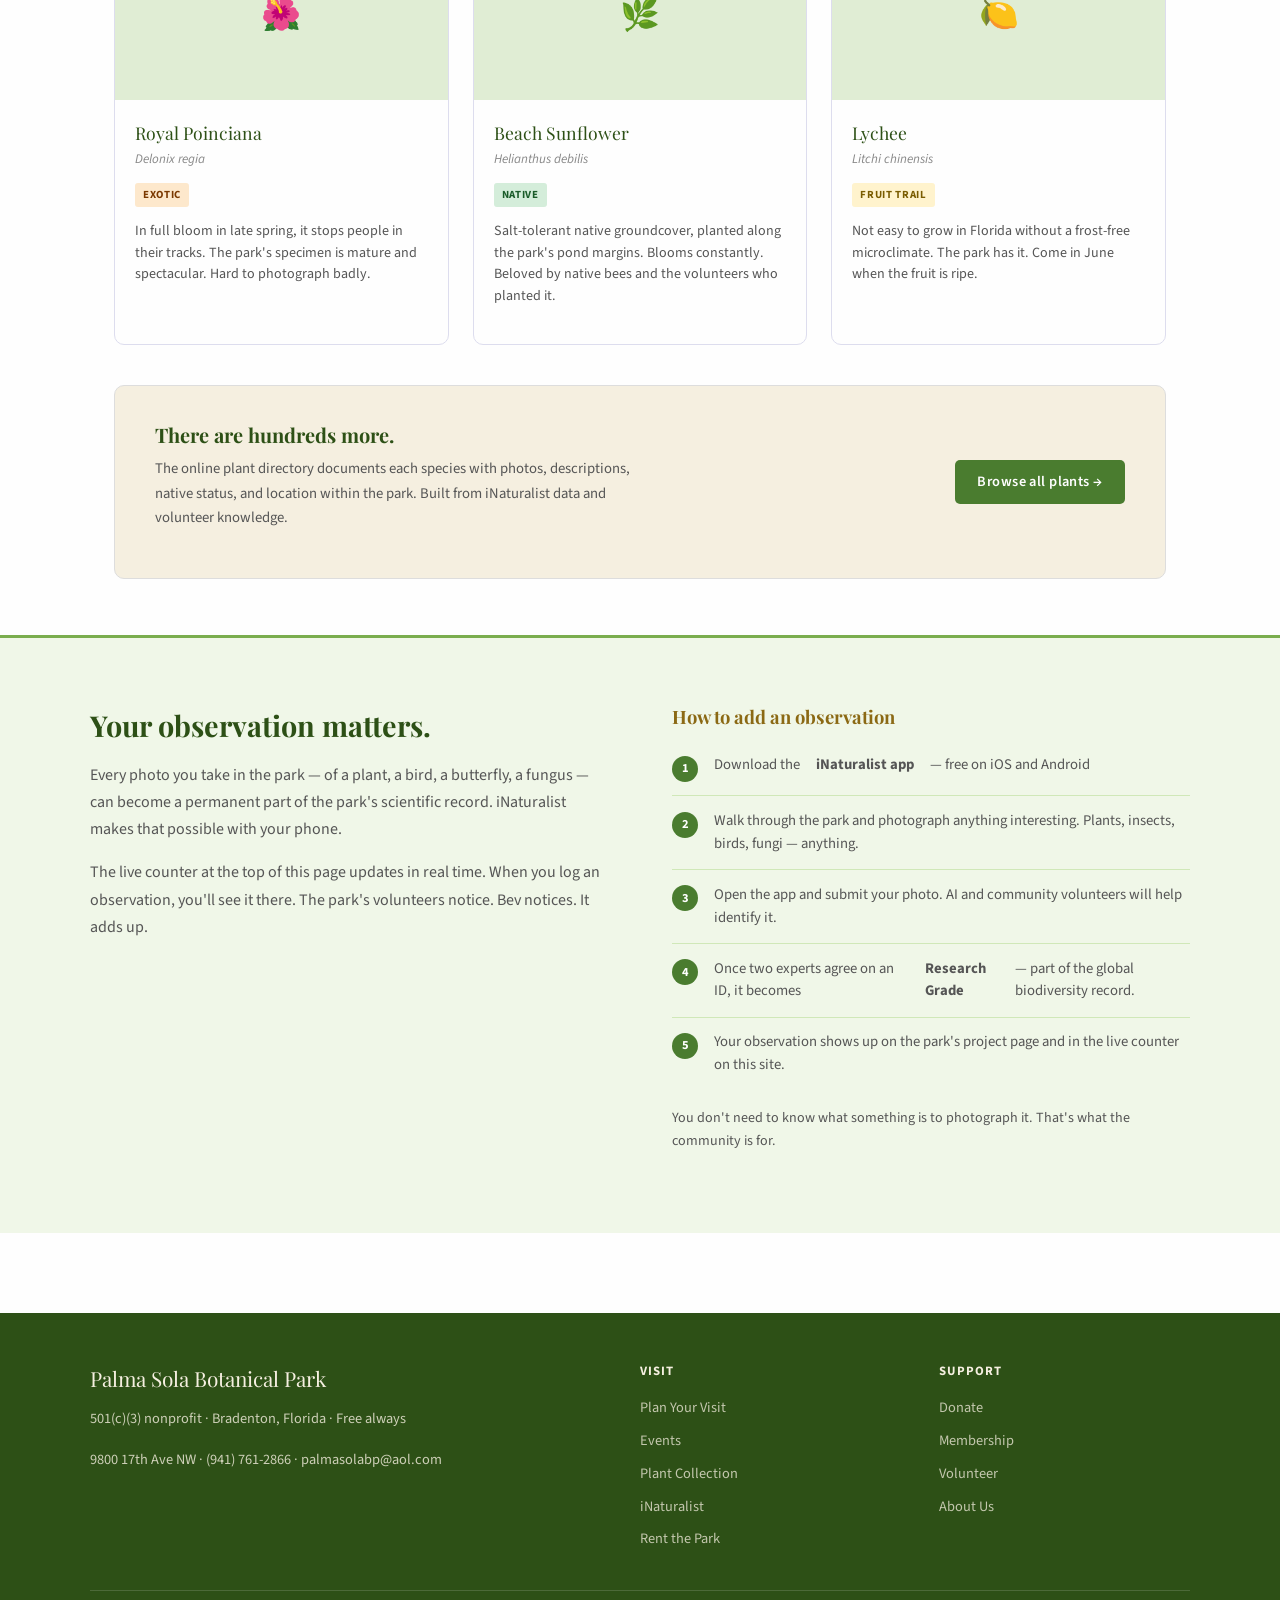
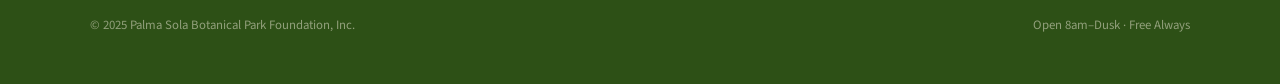
<file: plants.html>
<!DOCTYPE html>
<html lang="en">
<head>
  <meta charset="UTF-8">
  <meta name="viewport" content="width=device-width, initial-scale=1.0">
  <title>Plant Collection — Palma Sola Botanical Park</title>
  <meta name="description" content="Browse the documented plant collection at Palma Sola Botanical Park — 460+ species and growing. Live data from iNaturalist.">
  <link rel="stylesheet" href="css/shared.css">
  <style>
    .plants-hero {
      background: linear-gradient(150deg, #1e3a08 0%, #2d5016 50%, #3d6e1f 100%);
      padding: 4rem 1.5rem 3.5rem;
      color: var(--sand);
    }

    .plants-hero-inner {
      max-width: 1100px;
      margin: 0 auto;
      display: grid;
      grid-template-columns: 1fr 280px;
      gap: 3rem;
      align-items: start;
    }

    .plants-hero h1 {
      font-family: var(--font-display);
      font-size: clamp(2rem, 4vw, 3rem);
      color: var(--sand);
      margin-bottom: 0.75rem;
      line-height: 1.15;
    }

    .plants-hero p {
      color: rgba(245,239,224,0.85);
      font-size: 1.05rem;
      line-height: 1.7;
      max-width: 560px;
      margin-bottom: 1.5rem;
    }

    .hero-actions { display: flex; gap: 1rem; flex-wrap: wrap; }

    /* ---- COLLECTION GRID ---- */
    .collection-section {
      max-width: 1100px;
      margin: 3.5rem auto;
      padding: 0 1.5rem;
    }

    .collection-intro {
      display: grid;
      grid-template-columns: 2fr 1fr;
      gap: 3rem;
      align-items: start;
      margin-bottom: 3rem;
    }

    .collection-lead {
      font-family: var(--font-display);
      font-size: 1.4rem;
      color: var(--green-deep);
      font-style: italic;
      line-height: 1.45;
      margin-bottom: 1rem;
    }

    .collection-body {
      color: var(--text-light);
      line-height: 1.7;
    }

    .collection-body p { margin-bottom: 1rem; }

    /* ---- FEATURED PLANTS ---- */
    .featured-grid {
      display: grid;
      grid-template-columns: repeat(auto-fill, minmax(260px, 1fr));
      gap: 1.5rem;
      margin: 2rem 0;
    }

    .plant-card {
      border: 1px solid #dde;
      border-radius: 10px;
      overflow: hidden;
      background: var(--white);
      transition: box-shadow 0.2s, transform 0.2s;
      text-decoration: none;
      display: block;
      color: var(--text);
    }

    .plant-card:hover {
      box-shadow: 0 6px 24px rgba(45,80,22,0.14);
      transform: translateY(-3px);
      text-decoration: none;
      color: var(--text);
    }

    .plant-card-img {
      width: 100%;
      height: 170px;
      object-fit: cover;
      background: #e0edd4;
      display: flex;
      align-items: center;
      justify-content: center;
      font-size: 2rem;
    }

    .plant-card-body { padding: 1.1rem 1.25rem 1.25rem; }

    .plant-name {
      font-family: var(--font-display);
      font-size: 1.1rem;
      color: var(--green-deep);
      margin-bottom: 0.15rem;
    }

    .plant-sci {
      font-size: 0.82rem;
      font-style: italic;
      color: #888;
      margin-bottom: 0.6rem;
    }

    .plant-tag {
      display: inline-block;
      font-size: 0.68rem;
      font-weight: 700;
      text-transform: uppercase;
      letter-spacing: 0.06em;
      padding: 0.18rem 0.5rem;
      border-radius: 3px;
      margin-right: 0.35rem;
      margin-bottom: 0.35rem;
    }

    .tag-native { background: #d4edda; color: #1a5c2a; }
    .tag-exotic { background: #fde8cc; color: #7a3800; }
    .tag-rare { background: #e8d4f5; color: #4a1a7a; }
    .tag-fruit { background: #fff3cd; color: #7a5c00; }

    .plant-desc {
      font-size: 0.88rem;
      color: var(--text-light);
      line-height: 1.55;
      margin-top: 0.5rem;
    }

    /* ---- CTA STRIP ---- */
    .cta-strip {
      background: var(--sand);
      border: 1px solid #ddd;
      border-radius: 10px;
      padding: 2rem 2.5rem;
      margin: 2.5rem 0;
      display: flex;
      align-items: center;
      justify-content: space-between;
      gap: 2rem;
    }

    .cta-strip-text h3 {
      font-family: var(--font-display);
      font-size: 1.25rem;
      color: var(--green-deep);
      margin-bottom: 0.4rem;
    }

    .cta-strip-text p {
      font-size: 0.92rem;
      color: var(--text-light);
      max-width: 480px;
    }

    /* ---- CONTRIBUTE SECTION ---- */
    .contribute-section {
      background: #f0f7e8;
      border-top: 3px solid var(--green-light);
      padding: 4rem 1.5rem;
    }

    .contribute-inner {
      max-width: 1100px;
      margin: 0 auto;
      display: grid;
      grid-template-columns: 1fr 1fr;
      gap: 4rem;
      align-items: start;
    }

    .contribute-text h2 {
      font-family: var(--font-display);
      font-size: 1.8rem;
      color: var(--green-deep);
      margin-bottom: 0.75rem;
    }

    .contribute-text p {
      color: var(--text-light);
      line-height: 1.7;
      margin-bottom: 1rem;
    }

    .contribute-steps {
      list-style: none;
      padding: 0;
      counter-reset: steps;
    }

    .contribute-steps li {
      counter-increment: steps;
      display: flex;
      gap: 1rem;
      padding: 0.85rem 0;
      border-bottom: 1px solid #d0e8b8;
      font-size: 0.92rem;
      color: var(--text-light);
      line-height: 1.55;
    }

    .contribute-steps li:last-child { border-bottom: none; }

    .contribute-steps li::before {
      content: counter(steps);
      display: flex;
      align-items: center;
      justify-content: center;
      width: 26px;
      height: 26px;
      border-radius: 50%;
      background: var(--green-mid);
      color: white;
      font-size: 0.78rem;
      font-weight: 700;
      flex-shrink: 0;
      margin-top: 0.1rem;
    }

    /* ---- SIDEBAR in counter area ---- */
    .plants-sidebar {
      position: sticky;
      top: 70px;
    }

    .sidebar-box {
      background: var(--sand);
      border-radius: 8px;
      padding: 1.5rem;
      margin-bottom: 1.25rem;
    }

    .sidebar-box h3 {
      font-family: var(--font-display);
      font-size: 1.05rem;
      color: var(--green-deep);
      margin-bottom: 0.6rem;
    }

    .sidebar-box p {
      font-size: 0.88rem;
      color: var(--text-light);
      line-height: 1.65;
      margin-bottom: 0.5rem;
    }

    /* ---- RESPONSIVE ---- */
    @media (max-width: 900px) {
      .plants-hero-inner { grid-template-columns: 1fr; }
      .collection-intro { grid-template-columns: 1fr; }
      .contribute-inner { grid-template-columns: 1fr; gap: 2rem; }
      .cta-strip { flex-direction: column; align-items: flex-start; }
      .plants-sidebar { position: static; }
    }

    @media (max-width: 600px) {
      .featured-grid { grid-template-columns: 1fr; }
    }
  </style>
</head>
<body>

  <nav class="site-nav">
    <div class="nav-inner">
      <span class="nav-logo">Palma Sola Botanical Park</span>
      <button class="nav-hamburger" aria-label="Menu"><span></span><span></span><span></span></button>
      <ul class="nav-links">
        <li><a href="index.html">Home</a></li>
        <li><a href="visit.html">Visit</a></li>
        <li><a href="events.html">Events</a></li>
        <li><a href="plants.html" class="active">Plants</a></li>
        <li><a href="nature.html">Nature</a></li>
        <li><a href="volunteer.html">Volunteer</a></li>
        <li><a href="venue.html">Rent the Park</a></li>
        <li><a href="members.html">Members</a></li>
        <li><a href="about.html">About</a></li>
        <li><a href="donate.html" class="btn btn-accent" style="padding:0.35rem 0.9rem;font-size:0.8rem;">Donate</a></li>
      </ul>
    </div>
  </nav>

  <!-- HERO with live counter sidebar -->
  <div class="plants-hero">
    <div class="plants-hero-inner">
      <div>
        <h1>The Plant Collection</h1>
        <p>Ten frost-free acres. Rare palms. Exotic fruit trees. Native Florida species. A butterfly garden. Three lakes. And a scientific record that grows every time a visitor pulls out their phone and takes a photo.</p>
        <div class="hero-actions">
          <a href="https://palma-sola-botanical-park.github.io/plants/index.html"
             target="_blank" rel="noopener"
             class="btn btn-primary">Browse the collection →</a>
        </div>
      </div>
      <!-- Live counter widget -->
      <div id="hero-counter"></div>
    </div>
  </div>

  <!-- MAIN CONTENT -->
  <div class="collection-section">
    <div class="collection-intro">
      <div>
        <p class="collection-lead">"We are still learning what lives here. That's not a gap in our knowledge — it's an invitation."</p>
        <div class="collection-body">
          <p>The park began in 1990 as a county palm nursery. The rare palm collection reflects that origin — specimens you simply won't find in cultivation anywhere else in Manatee County thrive here because of the park's uniquely frost-free microclimate.</p>
          <p>In 2008, the Manatee Rare Fruit Council established the Exotic Fruit Trail: star fruit, dragon fruit, jackfruit, lychee, sapodilla, tamarind, guava, persimmon, pomelo, and over two dozen other species on a single walk. Most visitors walk right past it.</p>
          <p>The butterfly garden uses native Florida host plants — designed not just to attract butterflies, but to sustain them through their full life cycle. Come in the morning. Bring a camera. Give it ten minutes of quiet and you'll understand why this place matters.</p>
          <p>Our iNaturalist project is where the park's scientific record lives. Every observation — plant, bird, insect, fungus — adds to what we know about this ten acres. The data is public, permanent, and connected to the global biodiversity record.</p>
        </div>
      </div>
      <div class="plants-sidebar">
        <div id="sidebar-counter"></div>
        <div class="sidebar-box" style="margin-top:1.25rem">
          <h3>Browse by category</h3>
          <p>The online plant directory is organized by collection — palms, fruit trail, butterfly garden, native species, and more.</p>
          <a href="https://palma-sola-botanical-park.github.io/plants/index.html"
             target="_blank" rel="noopener"
             class="btn btn-outline" style="font-size:0.85rem;display:block;text-align:center">Open plant directory →</a>
        </div>
      </div>
    </div>

    <!-- FEATURED PLANTS -->
    <h2 class="section-head">Featured plants</h2>
    <p style="color:var(--text-light);margin-bottom:0.5rem">A handful of what makes this place worth visiting. The full directory has hundreds more.</p>

    <div class="featured-grid">

      <a href="https://palma-sola-botanical-park.github.io/plants/PSBP-00001-Tree-Crin..."
         class="plant-card" target="_blank" rel="noopener">
        <div class="plant-card-img">🌴</div>
        <div class="plant-card-body">
          <div class="plant-name">Bismarck Palm</div>
          <div class="plant-sci">Bismarckia nobilis</div>
          <span class="plant-tag tag-rare">Rare</span>
          <span class="plant-tag tag-exotic">Exotic</span>
          <p class="plant-desc">One of the most striking palms in the collection. The silver-blue fronds are unlike anything else in the park. Native to Madagascar.</p>
        </div>
      </a>

      <a href="https://palma-sola-botanical-park.github.io/plants/index.html"
         class="plant-card" target="_blank" rel="noopener">
        <div class="plant-card-img">🍈</div>
        <div class="plant-card-body">
          <div class="plant-name">Jackfruit</div>
          <div class="plant-sci">Artocarpus heterophyllus</div>
          <span class="plant-tag tag-fruit">Fruit Trail</span>
          <span class="plant-tag tag-exotic">Exotic</span>
          <p class="plant-desc">The largest tree-borne fruit in the world. The specimens on the Exotic Fruit Trail are productive and impressive. Many visitors have never seen one.</p>
        </div>
      </a>

      <a href="https://palma-sola-botanical-park.github.io/plants/index.html"
         class="plant-card" target="_blank" rel="noopener">
        <div class="plant-card-img">🦋</div>
        <div class="plant-card-body">
          <div class="plant-name">Firebush</div>
          <div class="plant-sci">Hamelia patens</div>
          <span class="plant-tag tag-native">Native</span>
          <p class="plant-desc">A Florida native that's one of the best butterfly magnets in the Southeast. Blooms nearly year-round. Core plant of the butterfly garden.</p>
        </div>
      </a>

      <a href="https://palma-sola-botanical-park.github.io/plants/index.html"
         class="plant-card" target="_blank" rel="noopener">
        <div class="plant-card-img">🌺</div>
        <div class="plant-card-body">
          <div class="plant-name">Royal Poinciana</div>
          <div class="plant-sci">Delonix regia</div>
          <span class="plant-tag tag-exotic">Exotic</span>
          <p class="plant-desc">In full bloom in late spring, it stops people in their tracks. The park's specimen is mature and spectacular. Hard to photograph badly.</p>
        </div>
      </a>

      <a href="https://palma-sola-botanical-park.github.io/plants/index.html"
         class="plant-card" target="_blank" rel="noopener">
        <div class="plant-card-img">🌿</div>
        <div class="plant-card-body">
          <div class="plant-name">Beach Sunflower</div>
          <div class="plant-sci">Helianthus debilis</div>
          <span class="plant-tag tag-native">Native</span>
          <p class="plant-desc">Salt-tolerant native groundcover, planted along the park's pond margins. Blooms constantly. Beloved by native bees and the volunteers who planted it.</p>
        </div>
      </a>

      <a href="https://palma-sola-botanical-park.github.io/plants/index.html"
         class="plant-card" target="_blank" rel="noopener">
        <div class="plant-card-img">🍋</div>
        <div class="plant-card-body">
          <div class="plant-name">Lychee</div>
          <div class="plant-sci">Litchi chinensis</div>
          <span class="plant-tag tag-fruit">Fruit Trail</span>
          <p class="plant-desc">Not easy to grow in Florida without a frost-free microclimate. The park has it. Come in June when the fruit is ripe.</p>
        </div>
      </a>

    </div>

    <div class="cta-strip">
      <div class="cta-strip-text">
        <h3>There are hundreds more.</h3>
        <p>The online plant directory documents each species with photos, descriptions, native status, and location within the park. Built from iNaturalist data and volunteer knowledge.</p>
      </div>
      <a href="https://palma-sola-botanical-park.github.io/plants/index.html"
         target="_blank" rel="noopener"
         class="btn btn-primary" style="white-space:nowrap;flex-shrink:0">Browse all plants →</a>
    </div>
  </div>

  <!-- HOW TO CONTRIBUTE -->
  <section class="contribute-section">
    <div class="contribute-inner">
      <div class="contribute-text">
        <h2>Your observation matters.</h2>
        <p>Every photo you take in the park — of a plant, a bird, a butterfly, a fungus — can become a permanent part of the park's scientific record. iNaturalist makes that possible with your phone.</p>
        <p>The live counter at the top of this page updates in real time. When you log an observation, you'll see it there. The park's volunteers notice. Bev notices. It adds up.</p>

      </div>
      <div>
        <h3 class="sub-head" style="margin-top:0">How to add an observation</h3>
        <ol class="contribute-steps">
          <li>Download the <strong>iNaturalist app</strong> — free on iOS and Android</li>
          <li>Walk through the park and photograph anything interesting. Plants, insects, birds, fungi — anything.</li>
          <li>Open the app and submit your photo. AI and community volunteers will help identify it.</li>
          <li>Once two experts agree on an ID, it becomes <strong>Research Grade</strong> — part of the global biodiversity record.</li>
          <li>Your observation shows up on the park's project page and in the live counter on this site.</li>
        </ol>
        <p style="font-size:0.88rem;color:var(--text-light);margin-top:1rem">You don't need to know what something is to photograph it. That's what the community is for.</p>
      </div>
    </div>
  </section>

  <!-- FOOTER -->
  <footer class="site-footer">
    <div class="footer-inner">
      <div>
        <div class="footer-brand">Palma Sola Botanical Park</div>
        <p class="footer-text">501(c)(3) nonprofit · Bradenton, Florida · Free always</p>
        <p class="footer-text" style="margin-top:0.75rem">9800 17th Ave NW · (941) 761-2866 · palmasolabp@aol.com</p>
      </div>
      <div class="footer-col">
        <h4>Visit</h4>
        <ul>
          <li><a href="visit.html">Plan Your Visit</a></li>
          <li><a href="events.html">Events</a></li>
          <li><a href="plants.html">Plant Collection</a></li>
          <li><a href="nature.html">iNaturalist</a></li>
          <li><a href="venue.html">Rent the Park</a></li>
        </ul>
      </div>
      <div class="footer-col">
        <h4>Support</h4>
        <ul>
          <li><a href="donate.html">Donate</a></li>
          <li><a href="members.html">Membership</a></li>
          <li><a href="volunteer.html">Volunteer</a></li>
          <li><a href="about.html">About Us</a></li>
        </ul>
      </div>
    </div>
    <div class="footer-bottom">
      <span>© 2025 Palma Sola Botanical Park Foundation, Inc.</span>
      <span>Open 8am–Dusk · Free Always</span>
    </div>
  </footer>

  <script src="js/psbp.js"></script>
  <script>
    loadINatCounter('hero-counter');
    loadINatCounter('sidebar-counter');
  </script>
</body>
</html>
</file>
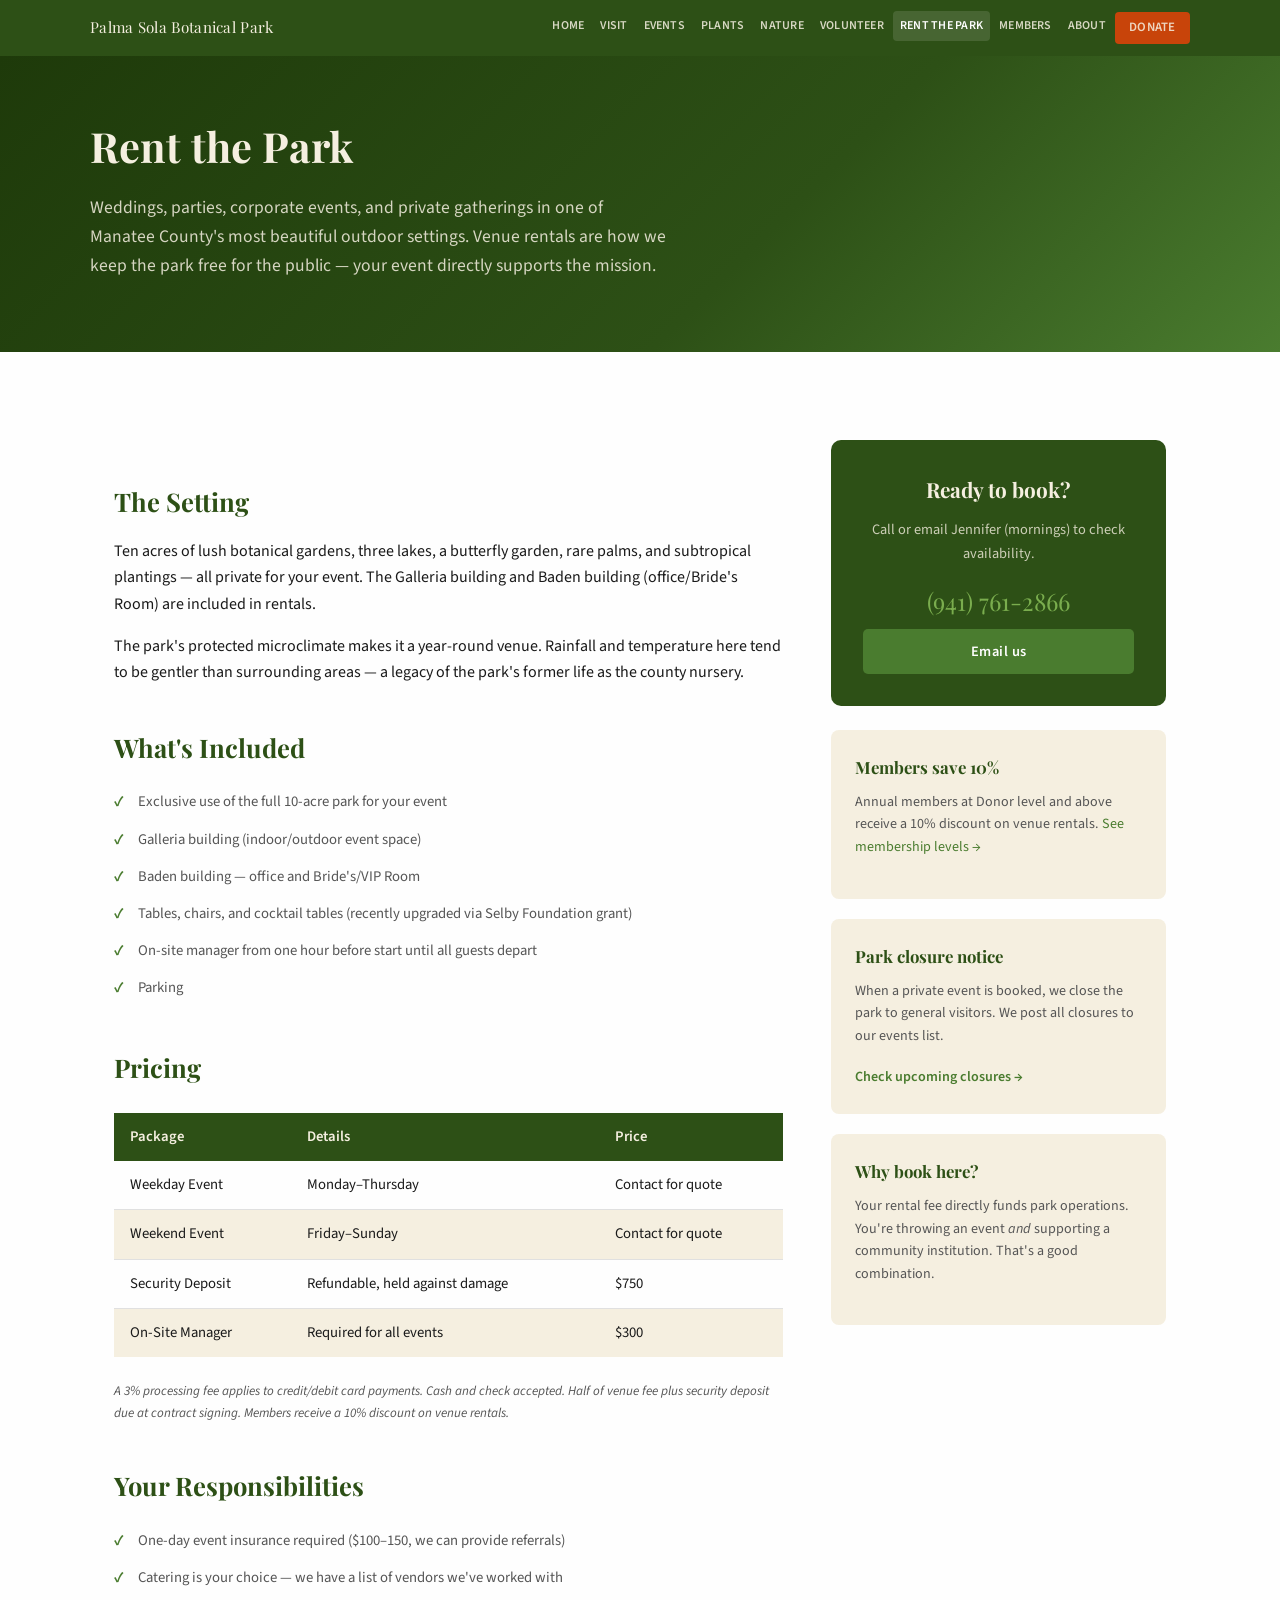
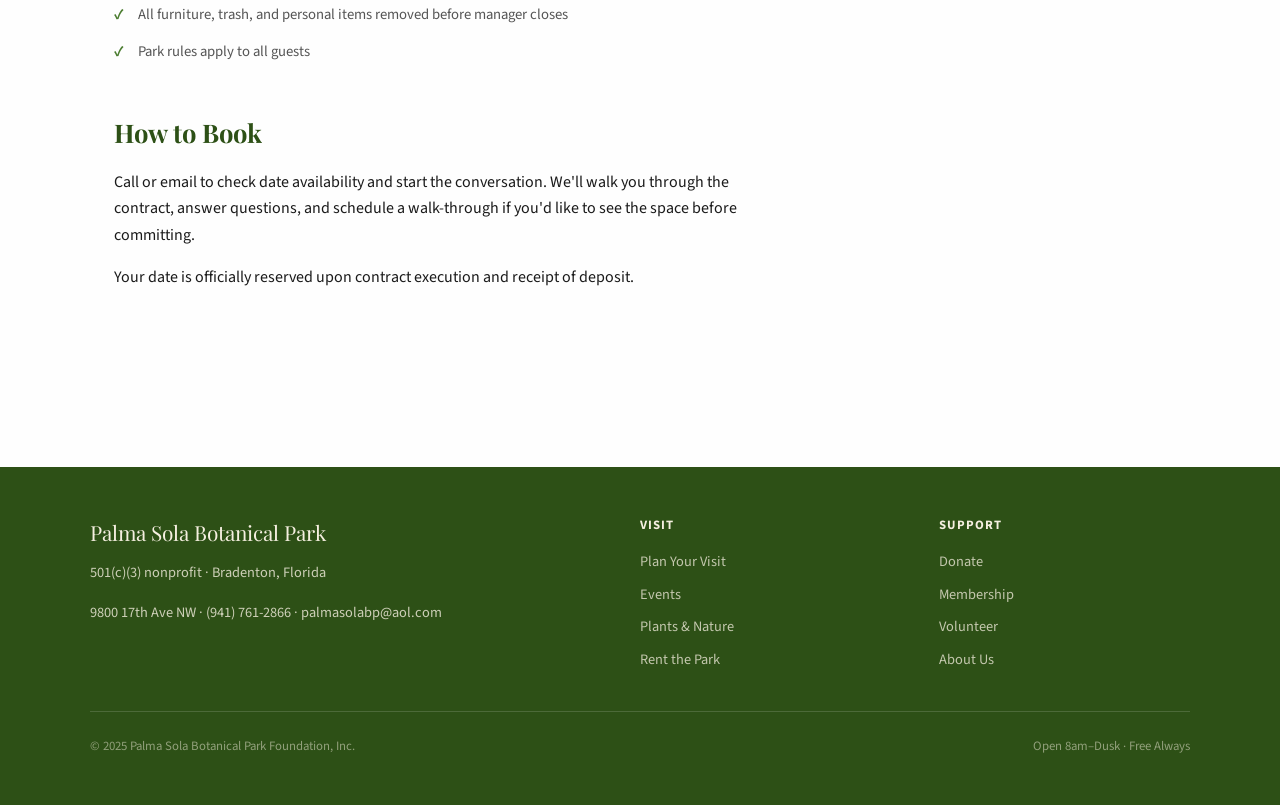
<file: venue.html>
<!DOCTYPE html>
<html lang="en">
<head>
  <meta charset="UTF-8">
  <meta name="viewport" content="width=device-width, initial-scale=1.0">
  <title>Rent the Park — Palma Sola Botanical Park</title>
  <link rel="stylesheet" href="css/shared.css">
  <style>
    .venue-hero { background: linear-gradient(135deg, #1e3a0a 0%, #2d5016 60%, #4a7c2f 100%); color: var(--sand); padding: 3.5rem 1.5rem; }
    .venue-hero-inner { max-width: 1100px; margin: 0 auto; }
    .venue-hero h1 { font-family: var(--font-display); font-size: 2.6rem; color: var(--sand); margin-bottom: 0.75rem; }
    .venue-hero p { color: rgba(245,239,224,0.85); font-size: 1.1rem; max-width: 580px; line-height: 1.65; }
    .venue-grid { display: grid; grid-template-columns: 2fr 1fr; gap: 3rem; margin-top: 2.5rem; }
    .price-table { width: 100%; border-collapse: collapse; margin: 1.5rem 0; font-size: 0.92rem; }
    .price-table th { background: var(--green-deep); color: var(--sand); padding: 0.75rem 1rem; text-align: left; font-weight: 600; }
    .price-table td { padding: 0.75rem 1rem; border-bottom: 1px solid #e0e0e0; }
    .price-table tr:last-child td { border-bottom: none; }
    .price-table tr:nth-child(even) td { background: var(--sand); }
    .price-note { font-size: 0.82rem; color: var(--text-light); font-style: italic; margin-top: 0.5rem; }
    .checklist { list-style: none; padding: 0; }
    .checklist li { padding: 0.4rem 0; padding-left: 1.5rem; position: relative; font-size: 0.92rem; color: var(--text-light); }
    .checklist li::before { content: '✓'; position: absolute; left: 0; color: var(--green-mid); font-weight: 700; }
    .contact-cta { background: var(--green-deep); color: var(--sand); border-radius: 10px; padding: 2rem; margin-bottom: 1.5rem; text-align: center; }
    .contact-cta h3 { font-family: var(--font-display); font-size: 1.3rem; color: var(--sand); margin-bottom: 0.75rem; }
    .contact-cta p { color: rgba(245,239,224,0.8); font-size: 0.9rem; margin-bottom: 1rem; }
    .contact-cta .phone { font-size: 1.5rem; font-family: var(--font-display); color: var(--green-light); display: block; margin-bottom: 0.5rem; }
    .sidebar-info { background: var(--sand); border-radius: 8px; padding: 1.5rem; margin-bottom: 1.25rem; }
    .sidebar-info h3 { font-family: var(--font-display); font-size: 1.05rem; color: var(--green-deep); margin-bottom: 0.6rem; }
    .sidebar-info p { font-size: 0.88rem; color: var(--text-light); line-height: 1.6; }
    @media (max-width: 768px) { .venue-grid { grid-template-columns: 1fr; } }
  </style>
</head>
<body>
  <nav class="site-nav">
    <div class="nav-inner">
      <span class="nav-logo">Palma Sola Botanical Park</span>
      <button class="nav-hamburger" aria-label="Menu"><span></span><span></span><span></span></button>
      <ul class="nav-links">
        <li><a href="index.html">Home</a></li>
        <li><a href="visit.html">Visit</a></li>
        <li><a href="events.html">Events</a></li>
        <li><a href="plants.html">Plants</a></li>
        <li><a href="nature.html">Nature</a></li>
        <li><a href="volunteer.html">Volunteer</a></li>
        <li><a href="venue.html" class="active">Rent the Park</a></li>
        <li><a href="members.html">Members</a></li>
        <li><a href="about.html">About</a></li>
        <li><a href="donate.html" class="btn btn-accent" style="padding:0.35rem 0.9rem;font-size:0.8rem;">Donate</a></li>
      </ul>
    </div>
  </nav>

  <div class="venue-hero">
    <div class="venue-hero-inner">
      <h1>Rent the Park</h1>
      <p>Weddings, parties, corporate events, and private gatherings in one of Manatee County's most beautiful outdoor settings. Venue rentals are how we keep the park free for the public — your event directly supports the mission.</p>
    </div>
  </div>

  <div class="page-content">
    <div class="venue-grid">
      <div>
        <h2 class="section-head">The Setting</h2>
        <p>Ten acres of lush botanical gardens, three lakes, a butterfly garden, rare palms, and subtropical plantings — all private for your event. The Galleria building and Baden building (office/Bride's Room) are included in rentals.</p>
        <p>The park's protected microclimate makes it a year-round venue. Rainfall and temperature here tend to be gentler than surrounding areas — a legacy of the park's former life as the county nursery.</p>

        <h2 class="section-head">What's Included</h2>
        <ul class="checklist">
          <li>Exclusive use of the full 10-acre park for your event</li>
          <li>Galleria building (indoor/outdoor event space)</li>
          <li>Baden building — office and Bride's/VIP Room</li>
          <li>Tables, chairs, and cocktail tables (recently upgraded via Selby Foundation grant)</li>
          <li>On-site manager from one hour before start until all guests depart</li>
          <li>Parking</li>
        </ul>

        <h2 class="section-head">Pricing</h2>
        <table class="price-table">
          <thead>
            <tr><th>Package</th><th>Details</th><th>Price</th></tr>
          </thead>
          <tbody>
            <tr><td>Weekday Event</td><td>Monday–Thursday</td><td>Contact for quote</td></tr>
            <tr><td>Weekend Event</td><td>Friday–Sunday</td><td>Contact for quote</td></tr>
            <tr><td>Security Deposit</td><td>Refundable, held against damage</td><td>$750</td></tr>
            <tr><td>On-Site Manager</td><td>Required for all events</td><td>$300</td></tr>
          </tbody>
        </table>
        <p class="price-note">A 3% processing fee applies to credit/debit card payments. Cash and check accepted. Half of venue fee plus security deposit due at contract signing. Members receive a 10% discount on venue rentals.</p>

        <h2 class="section-head">Your Responsibilities</h2>
        <ul class="checklist">
          <li>One-day event insurance required ($100–150, we can provide referrals)</li>
          <li>Catering is your choice — we have a list of vendors we've worked with</li>
          <li>All furniture, trash, and personal items removed before manager closes</li>
          <li>Park rules apply to all guests</li>
        </ul>

        <h2 class="section-head">How to Book</h2>
        <p>Call or email to check date availability and start the conversation. We'll walk you through the contract, answer questions, and schedule a walk-through if you'd like to see the space before committing.</p>
        <p>Your date is officially reserved upon contract execution and receipt of deposit.</p>
      </div>

      <aside>
        <div class="contact-cta">
          <h3>Ready to book?</h3>
          <p>Call or email Jennifer (mornings) to check availability.</p>
          <span class="phone">(941) 761-2866</span>
          <a href="mailto:palmasolabp@aol.com?subject=Venue Rental Inquiry" class="btn btn-primary" style="display:block">Email us</a>
        </div>

        <div class="sidebar-info">
          <h3>Members save 10%</h3>
          <p>Annual members at Donor level and above receive a 10% discount on venue rentals. <a href="members.html">See membership levels →</a></p>
        </div>

        <div class="sidebar-info">
          <h3>Park closure notice</h3>
          <p>When a private event is booked, we close the park to general visitors. We post all closures to our events list.</p>
          <a href="events.html" style="font-size:0.88rem;color:var(--green-mid);font-weight:600">Check upcoming closures →</a>
        </div>

        <div class="sidebar-info">
          <h3>Why book here?</h3>
          <p>Your rental fee directly funds park operations. You're throwing an event <em>and</em> supporting a community institution. That's a good combination.</p>
        </div>
      </aside>
    </div>
  </div>

  <footer class="site-footer">
    <div class="footer-inner">
      <div>
        <div class="footer-brand">Palma Sola Botanical Park</div>
        <p class="footer-text">501(c)(3) nonprofit · Bradenton, Florida</p>
        <p class="footer-text" style="margin-top:0.75rem">9800 17th Ave NW · (941) 761-2866 · palmasolabp@aol.com</p>
      </div>
      <div class="footer-col">
        <h4>Visit</h4>
        <ul>
          <li><a href="visit.html">Plan Your Visit</a></li>
          <li><a href="events.html">Events</a></li>
          <li><a href="nature.html">Plants &amp; Nature</a></li>
          <li><a href="venue.html">Rent the Park</a></li>
        </ul>
      </div>
      <div class="footer-col">
        <h4>Support</h4>
        <ul>
          <li><a href="donate.html">Donate</a></li>
          <li><a href="members.html">Membership</a></li>
          <li><a href="volunteer.html">Volunteer</a></li>
          <li><a href="about.html">About Us</a></li>
        </ul>
      </div>
    </div>
    <div class="footer-bottom">
      <span>© 2025 Palma Sola Botanical Park Foundation, Inc.</span>
      <span>Open 8am–Dusk · Free Always</span>
    </div>
  </footer>
  <script src="js/psbp.js"></script>
</body>
</html>
</file>
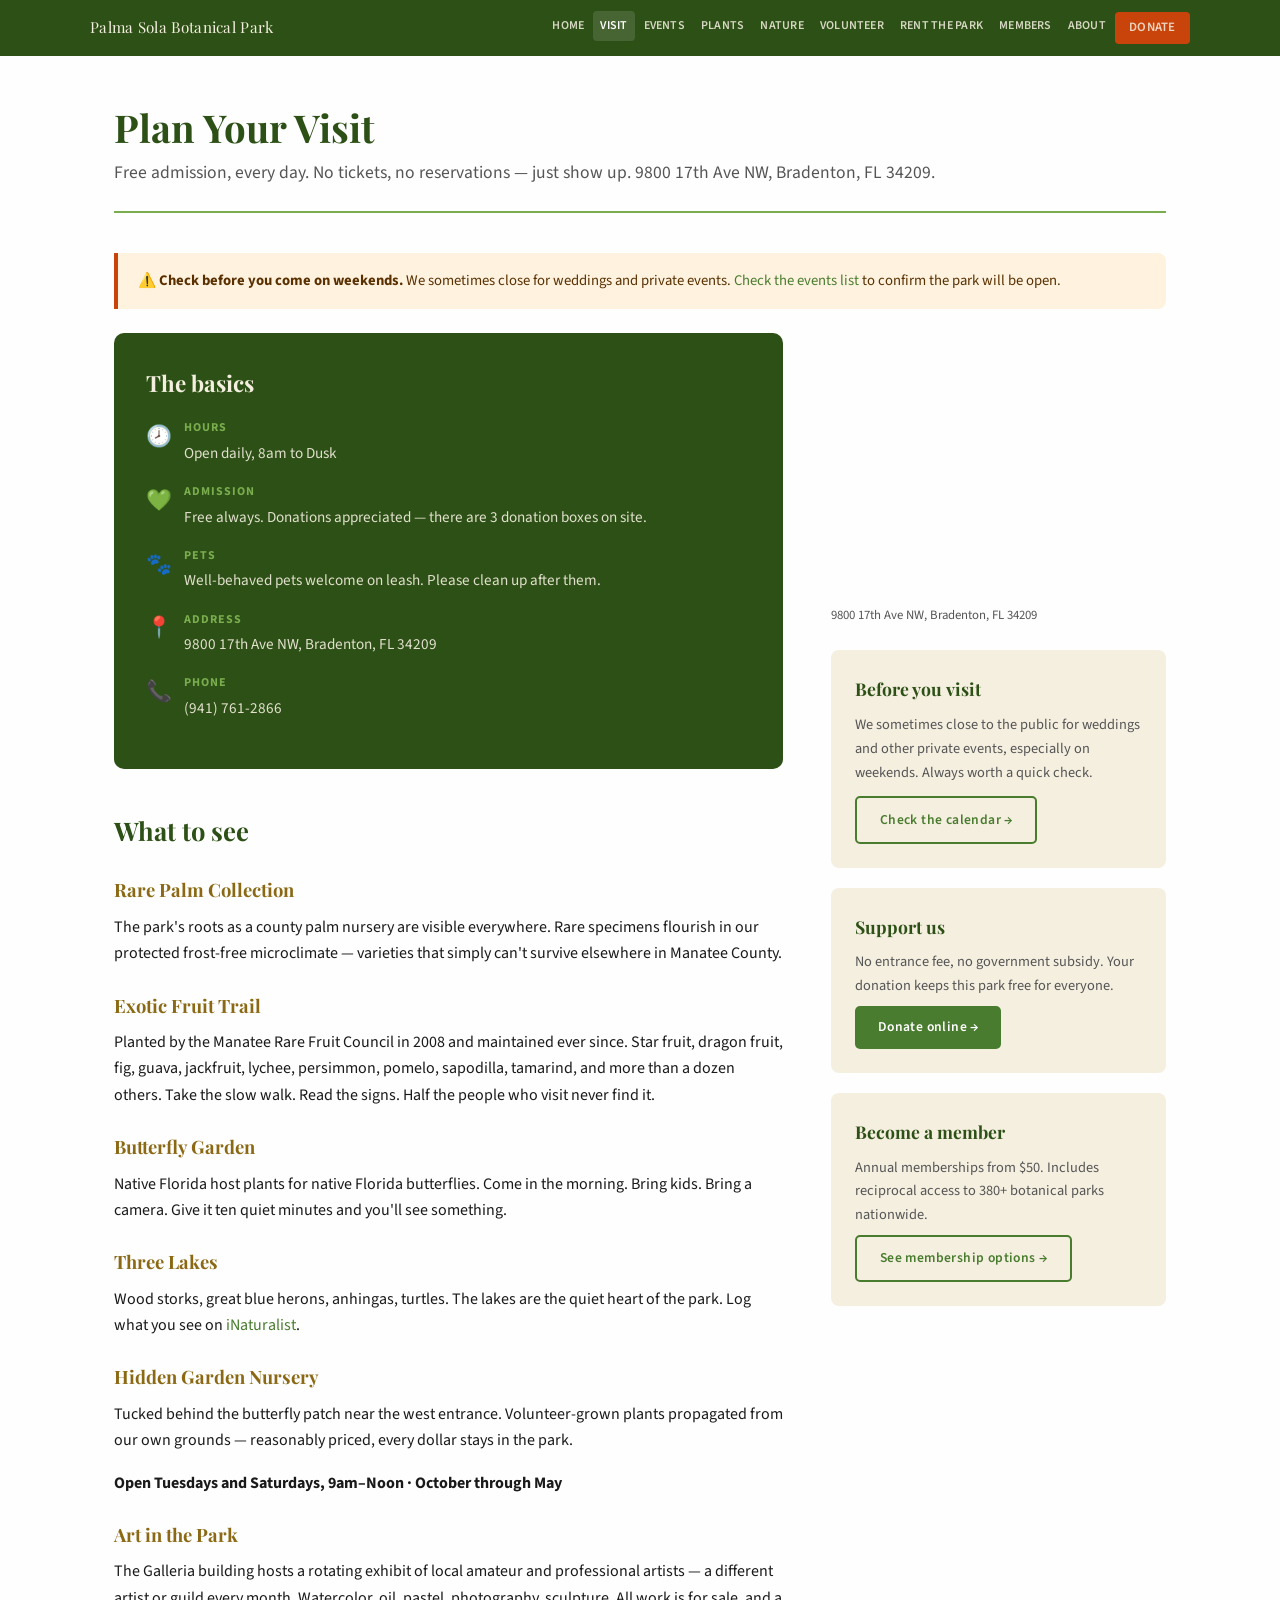
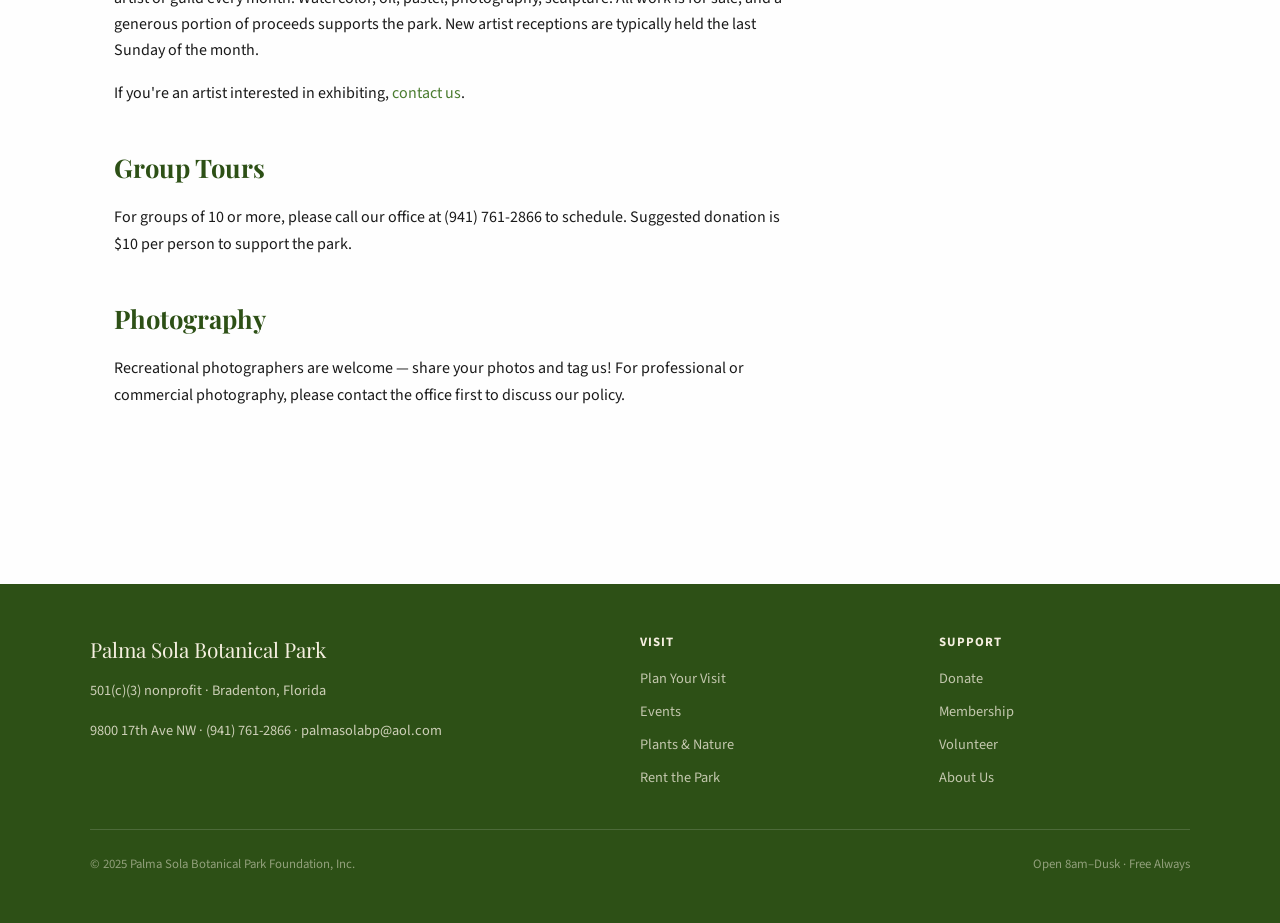
<file: visit.html>
<!DOCTYPE html>
<html lang="en">
<head>
  <meta charset="UTF-8">
  <meta name="viewport" content="width=device-width, initial-scale=1.0">
  <title>Visit — Palma Sola Botanical Park</title>
  <link rel="stylesheet" href="css/shared.css">
  <style>
    .visit-grid { display: grid; grid-template-columns: 2fr 1fr; gap: 3rem; margin-top: 1rem; }
    .essentials-card { background: var(--green-deep); color: var(--sand); border-radius: 10px; padding: 2rem; margin-bottom: 2rem; }
    .essentials-card h2 { font-family: var(--font-display); font-size: 1.4rem; color: var(--sand); margin-bottom: 1rem; }
    .essential-item { display: flex; gap: 0.75rem; margin-bottom: 1rem; align-items: flex-start; }
    .essential-icon { font-size: 1.3rem; flex-shrink: 0; margin-top: 0.1rem; }
    .essential-label { font-size: 0.75rem; text-transform: uppercase; letter-spacing: 0.08em; color: var(--green-light); font-weight: 700; display: block; margin-bottom: 0.1rem; }
    .essential-val { font-size: 0.95rem; color: rgba(245,239,224,0.9); }
    .map-embed { border-radius: 8px; overflow: hidden; margin: 1rem 0; }
    .map-embed iframe { width: 100%; height: 240px; border: none; display: block; }
    .info-block { background: var(--sand); border-radius: 8px; padding: 1.5rem; margin-bottom: 1.25rem; }
    .info-block h3 { font-family: var(--font-display); font-size: 1.1rem; color: var(--green-deep); margin-bottom: 0.6rem; }
    .info-block p { font-size: 0.9rem; color: var(--text-light); line-height: 1.65; margin-bottom: 0.5rem; }
    .warning-box { background: #fff3e0; border-left: 4px solid var(--accent); border-radius: 0 8px 8px 0; padding: 1rem 1.25rem; margin: 1.5rem 0; font-size: 0.92rem; color: #5a3000; }
    @media (max-width: 768px) { .visit-grid { grid-template-columns: 1fr; } }
  </style>
</head>
<body>
  <nav class="site-nav">
    <div class="nav-inner">
      <span class="nav-logo">Palma Sola Botanical Park</span>
      <button class="nav-hamburger" aria-label="Menu"><span></span><span></span><span></span></button>
      <ul class="nav-links">
        <li><a href="index.html">Home</a></li>
        <li><a href="visit.html" class="active">Visit</a></li>
        <li><a href="events.html">Events</a></li>
        <li><a href="plants.html">Plants</a></li>
        <li><a href="nature.html">Nature</a></li>
        <li><a href="volunteer.html">Volunteer</a></li>
        <li><a href="venue.html">Rent the Park</a></li>
        <li><a href="members.html">Members</a></li>
        <li><a href="about.html">About</a></li>
        <li><a href="donate.html" class="btn btn-accent" style="padding:0.35rem 0.9rem;font-size:0.8rem;">Donate</a></li>
      </ul>
    </div>
  </nav>

  <div class="page-content">
    <h1 class="page-title">Plan Your Visit</h1>
    <p class="page-subtitle">Free admission, every day. No tickets, no reservations — just show up. 9800 17th Ave NW, Bradenton, FL 34209.</p>

    <div class="warning-box">
      ⚠️ <strong>Check before you come on weekends.</strong> We sometimes close for weddings and private events. <a href="events.html">Check the events list</a> to confirm the park will be open.
    </div>

    <div class="visit-grid">
      <div>
        <div class="essentials-card">
          <h2>The basics</h2>
          <div class="essential-item">
            <span class="essential-icon">🕗</span>
            <div><span class="essential-label">Hours</span><span class="essential-val">Open daily, 8am to Dusk</span></div>
          </div>
          <div class="essential-item">
            <span class="essential-icon">💚</span>
            <div><span class="essential-label">Admission</span><span class="essential-val">Free always. Donations appreciated — there are 3 donation boxes on site.</span></div>
          </div>
          <div class="essential-item">
            <span class="essential-icon">🐾</span>
            <div><span class="essential-label">Pets</span><span class="essential-val">Well-behaved pets welcome on leash. Please clean up after them.</span></div>
          </div>
          <div class="essential-item">
            <span class="essential-icon">📍</span>
            <div><span class="essential-label">Address</span><span class="essential-val">9800 17th Ave NW, Bradenton, FL 34209</span></div>
          </div>
          <div class="essential-item">
            <span class="essential-icon">📞</span>
            <div><span class="essential-label">Phone</span><span class="essential-val">(941) 761-2866</span></div>
          </div>
        </div>

        <h2 class="section-head">What to see</h2>

        <h3 class="sub-head">Rare Palm Collection</h3>
        <p>The park's roots as a county palm nursery are visible everywhere. Rare specimens flourish in our protected frost-free microclimate — varieties that simply can't survive elsewhere in Manatee County.</p>

        <h3 class="sub-head" id="fruit-trail">Exotic Fruit Trail</h3>
        <p>Planted by the Manatee Rare Fruit Council in 2008 and maintained ever since. Star fruit, dragon fruit, fig, guava, jackfruit, lychee, persimmon, pomelo, sapodilla, tamarind, and more than a dozen others. Take the slow walk. Read the signs. Half the people who visit never find it.</p>

        <h3 class="sub-head">Butterfly Garden</h3>
        <p>Native Florida host plants for native Florida butterflies. Come in the morning. Bring kids. Bring a camera. Give it ten quiet minutes and you'll see something.</p>

        <h3 class="sub-head">Three Lakes</h3>
        <p>Wood storks, great blue herons, anhingas, turtles. The lakes are the quiet heart of the park. Log what you see on <a href="nature.html">iNaturalist</a>.</p>

        <h3 class="sub-head" id="nursery">Hidden Garden Nursery</h3>
        <p>Tucked behind the butterfly patch near the west entrance. Volunteer-grown plants propagated from our own grounds — reasonably priced, every dollar stays in the park.</p>
        <p><strong>Open Tuesdays and Saturdays, 9am–Noon · October through May</strong></p>

        <h3 class="sub-head" id="art">Art in the Park</h3>
        <p>The Galleria building hosts a rotating exhibit of local amateur and professional artists — a different artist or guild every month. Watercolor, oil, pastel, photography, sculpture. All work is for sale, and a generous portion of proceeds supports the park. New artist receptions are typically held the last Sunday of the month.</p>
        <p>If you're an artist interested in exhibiting, <a href="about.html#contact">contact us</a>.</p>

        <h2 class="section-head">Group Tours</h2>
        <p>For groups of 10 or more, please call our office at (941) 761-2866 to schedule. Suggested donation is $10 per person to support the park.</p>

        <h2 class="section-head">Photography</h2>
        <p>Recreational photographers are welcome — share your photos and tag us! For professional or commercial photography, please contact the office first to discuss our policy.</p>
      </div>

      <aside>
        <div class="map-embed">
          <iframe
            src="https://www.google.com/maps/embed?pb=!1m18!1m12!1m3!1d3527.0!2d-82.6600!3d27.5135!2m3!1f0!2f0!3f0!3m2!1i1024!2i768!4f13.1!3m3!1m2!1s0x0%3A0x0!2zMjfCsDMwJzQ5LjAiTiA4MsKwMzknMzQuMSJX!5e0!3m2!1sen!2sus!4v1"
            allowfullscreen="" loading="lazy" referrerpolicy="no-referrer-when-downgrade">
          </iframe>
        </div>
        <p style="font-size:0.8rem;color:var(--text-light);margin-top:0.25rem">9800 17th Ave NW, Bradenton, FL 34209</p>

        <div class="info-block" style="margin-top:1.5rem">
          <h3>Before you visit</h3>
          <p>We sometimes close to the public for weddings and other private events, especially on weekends. Always worth a quick check.</p>
          <a href="events.html" class="btn btn-outline" style="font-size:0.85rem;margin-top:0.25rem">Check the calendar →</a>
        </div>

        <div class="info-block">
          <h3>Support us</h3>
          <p>No entrance fee, no government subsidy. Your donation keeps this park free for everyone.</p>
          <a href="donate.html" class="btn btn-primary" style="font-size:0.85rem">Donate online →</a>
        </div>

        <div class="info-block">
          <h3>Become a member</h3>
          <p>Annual memberships from $50. Includes reciprocal access to 380+ botanical parks nationwide.</p>
          <a href="members.html" class="btn btn-outline" style="font-size:0.85rem">See membership options →</a>
        </div>
      </aside>
    </div>
  </div>

  <footer class="site-footer">
    <div class="footer-inner">
      <div>
        <div class="footer-brand">Palma Sola Botanical Park</div>
        <p class="footer-text">501(c)(3) nonprofit · Bradenton, Florida</p>
        <p class="footer-text" style="margin-top:0.75rem">9800 17th Ave NW · (941) 761-2866 · palmasolabp@aol.com</p>
      </div>
      <div class="footer-col">
        <h4>Visit</h4>
        <ul>
          <li><a href="visit.html">Plan Your Visit</a></li>
          <li><a href="events.html">Events</a></li>
          <li><a href="nature.html">Plants &amp; Nature</a></li>
          <li><a href="venue.html">Rent the Park</a></li>
        </ul>
      </div>
      <div class="footer-col">
        <h4>Support</h4>
        <ul>
          <li><a href="donate.html">Donate</a></li>
          <li><a href="members.html">Membership</a></li>
          <li><a href="volunteer.html">Volunteer</a></li>
          <li><a href="about.html">About Us</a></li>
        </ul>
      </div>
    </div>
    <div class="footer-bottom">
      <span>© 2025 Palma Sola Botanical Park Foundation, Inc.</span>
      <span>Open 8am–Dusk · Free Always</span>
    </div>
  </footer>

  <script src="js/psbp.js"></script>
</body>
</html>
</file>
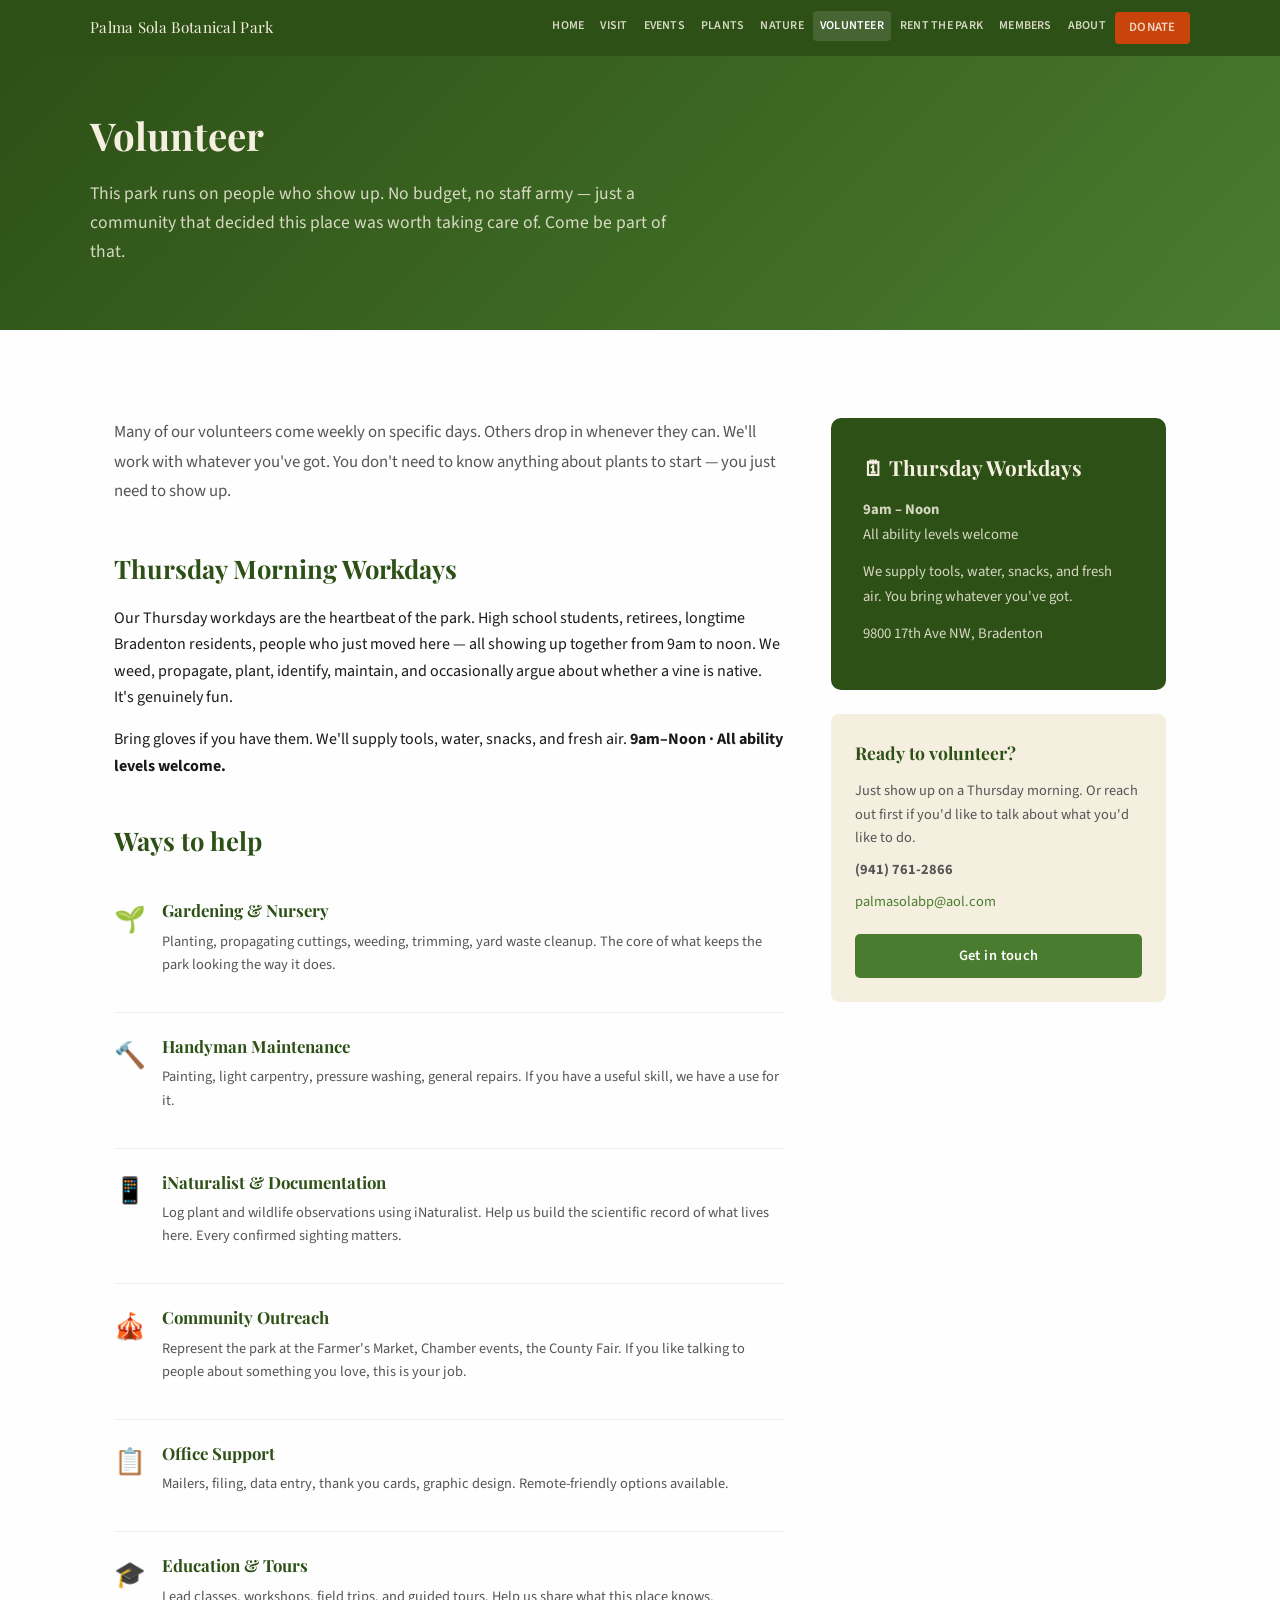
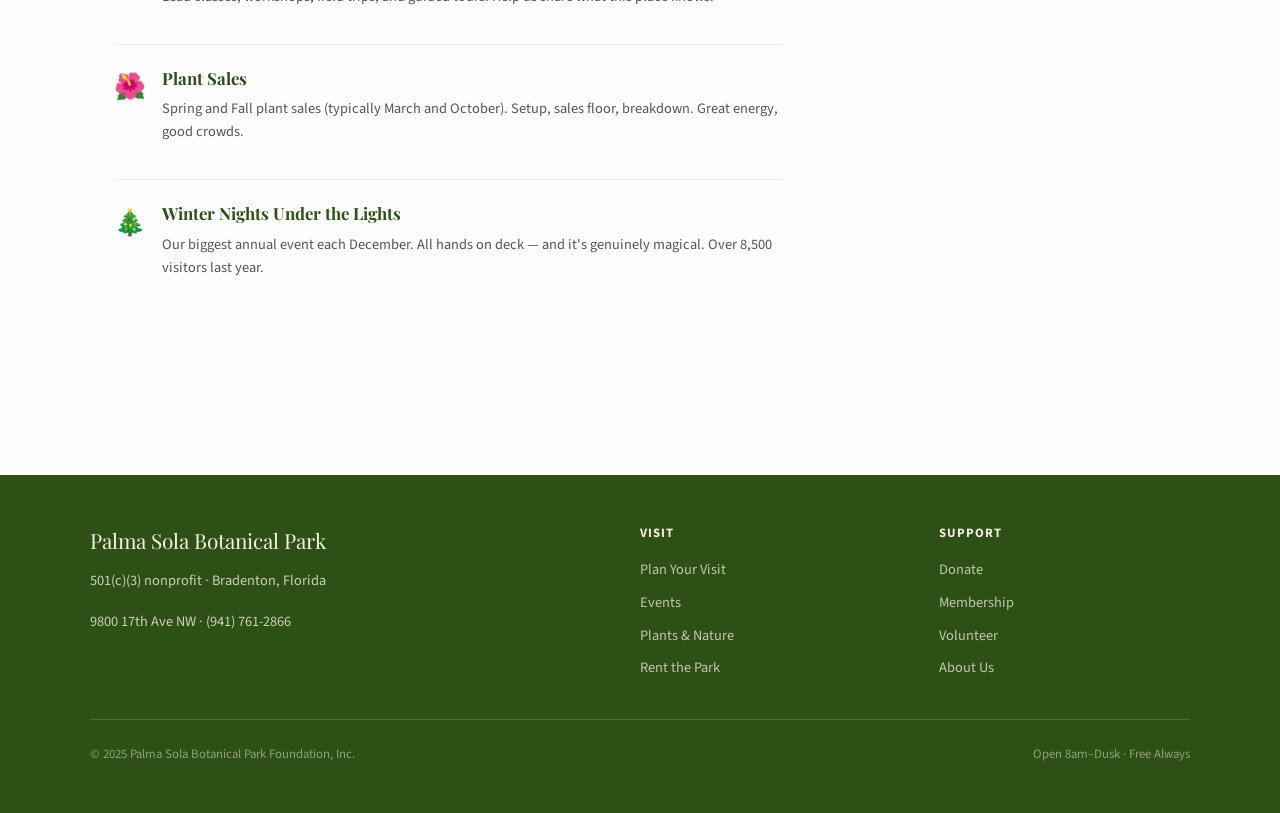
<file: volunteer.html>
<!DOCTYPE html>
<html lang="en">
<head>
  <meta charset="UTF-8">
  <meta name="viewport" content="width=device-width, initial-scale=1.0">
  <title>Volunteer — Palma Sola Botanical Park</title>
  <link rel="stylesheet" href="css/shared.css">
  <style>
    .vol-hero { background: linear-gradient(135deg, #2d5016 0%, #4a7c2f 100%); color: var(--sand); padding: 3rem 1.5rem; }
    .vol-hero-inner { max-width: 1100px; margin: 0 auto; }
    .vol-hero h1 { font-family: var(--font-display); font-size: 2.4rem; color: var(--sand); margin-bottom: 0.75rem; }
    .vol-hero p { color: rgba(245,239,224,0.85); font-size: 1.1rem; max-width: 600px; line-height: 1.65; }
    .vol-grid { display: grid; grid-template-columns: 2fr 1fr; gap: 3rem; margin-top: 2.5rem; }
    .role-card { display: flex; gap: 1rem; padding: 1.25rem 0; border-bottom: 1px solid #eee; }
    .role-card:last-child { border-bottom: none; }
    .role-icon { font-size: 1.6rem; flex-shrink: 0; margin-top: 0.1rem; }
    .role-body h3 { font-family: var(--font-display); font-size: 1.05rem; color: var(--green-deep); margin-bottom: 0.3rem; }
    .role-body p { font-size: 0.9rem; color: var(--text-light); line-height: 1.6; }
    .workday-highlight { background: var(--green-deep); color: var(--sand); border-radius: 10px; padding: 2rem; margin-bottom: 1.5rem; }
    .workday-highlight h2 { font-family: var(--font-display); font-size: 1.3rem; color: var(--sand); margin-bottom: 0.75rem; }
    .workday-highlight p { color: rgba(245,239,224,0.85); font-size: 0.92rem; line-height: 1.7; margin-bottom: 0.75rem; }
    .contact-box { background: var(--sand); border-radius: 8px; padding: 1.5rem; }
    .contact-box h3 { font-family: var(--font-display); font-size: 1.1rem; color: var(--green-deep); margin-bottom: 0.75rem; }
    .contact-box p { font-size: 0.9rem; color: var(--text-light); margin-bottom: 0.5rem; }
    @media (max-width: 768px) { .vol-grid { grid-template-columns: 1fr; } }
  </style>
</head>
<body>
  <nav class="site-nav">
    <div class="nav-inner">
      <span class="nav-logo">Palma Sola Botanical Park</span>
      <button class="nav-hamburger" aria-label="Menu"><span></span><span></span><span></span></button>
      <ul class="nav-links">
        <li><a href="index.html">Home</a></li>
        <li><a href="visit.html">Visit</a></li>
        <li><a href="events.html">Events</a></li>
        <li><a href="plants.html">Plants</a></li>
        <li><a href="nature.html">Nature</a></li>
        <li><a href="volunteer.html" class="active">Volunteer</a></li>
        <li><a href="venue.html">Rent the Park</a></li>
        <li><a href="members.html">Members</a></li>
        <li><a href="about.html">About</a></li>
        <li><a href="donate.html" class="btn btn-accent" style="padding:0.35rem 0.9rem;font-size:0.8rem;">Donate</a></li>
      </ul>
    </div>
  </nav>

  <div class="vol-hero">
    <div class="vol-hero-inner">
      <h1>Volunteer</h1>
      <p>This park runs on people who show up. No budget, no staff army — just a community that decided this place was worth taking care of. Come be part of that.</p>
    </div>
  </div>

  <div class="page-content">
    <div class="vol-grid">
      <div>
        <p style="font-size:1.05rem;color:var(--text-light);margin-bottom:2rem;line-height:1.75">Many of our volunteers come weekly on specific days. Others drop in whenever they can. We'll work with whatever you've got. You don't need to know anything about plants to start — you just need to show up.</p>

        <h2 class="section-head">Thursday Morning Workdays</h2>
        <p>Our Thursday workdays are the heartbeat of the park. High school students, retirees, longtime Bradenton residents, people who just moved here — all showing up together from 9am to noon. We weed, propagate, plant, identify, maintain, and occasionally argue about whether a vine is native. It's genuinely fun.</p>
        <p>Bring gloves if you have them. We'll supply tools, water, snacks, and fresh air. <strong>9am–Noon · All ability levels welcome.</strong></p>

        <h2 class="section-head" style="margin-top:2.5rem">Ways to help</h2>

        <div class="role-card">
          <span class="role-icon">🌱</span>
          <div class="role-body">
            <h3>Gardening &amp; Nursery</h3>
            <p>Planting, propagating cuttings, weeding, trimming, yard waste cleanup. The core of what keeps the park looking the way it does.</p>
          </div>
        </div>

        <div class="role-card">
          <span class="role-icon">🔨</span>
          <div class="role-body">
            <h3>Handyman Maintenance</h3>
            <p>Painting, light carpentry, pressure washing, general repairs. If you have a useful skill, we have a use for it.</p>
          </div>
        </div>

        <div class="role-card">
          <span class="role-icon">📱</span>
          <div class="role-body">
            <h3>iNaturalist &amp; Documentation</h3>
            <p>Log plant and wildlife observations using iNaturalist. Help us build the scientific record of what lives here. Every confirmed sighting matters.</p>
          </div>
        </div>

        <div class="role-card">
          <span class="role-icon">🎪</span>
          <div class="role-body">
            <h3>Community Outreach</h3>
            <p>Represent the park at the Farmer's Market, Chamber events, the County Fair. If you like talking to people about something you love, this is your job.</p>
          </div>
        </div>

        <div class="role-card">
          <span class="role-icon">📋</span>
          <div class="role-body">
            <h3>Office Support</h3>
            <p>Mailers, filing, data entry, thank you cards, graphic design. Remote-friendly options available.</p>
          </div>
        </div>

        <div class="role-card">
          <span class="role-icon">🎓</span>
          <div class="role-body">
            <h3>Education &amp; Tours</h3>
            <p>Lead classes, workshops, field trips, and guided tours. Help us share what this place knows.</p>
          </div>
        </div>

        <div class="role-card">
          <span class="role-icon">🌺</span>
          <div class="role-body">
            <h3>Plant Sales</h3>
            <p>Spring and Fall plant sales (typically March and October). Setup, sales floor, breakdown. Great energy, good crowds.</p>
          </div>
        </div>

        <div class="role-card">
          <span class="role-icon">🎄</span>
          <div class="role-body">
            <h3>Winter Nights Under the Lights</h3>
            <p>Our biggest annual event each December. All hands on deck — and it's genuinely magical. Over 8,500 visitors last year.</p>
          </div>
        </div>
      </div>

      <aside>
        <div class="workday-highlight">
          <h2>🗓 Thursday Workdays</h2>
          <p><strong>9am – Noon</strong><br>All ability levels welcome</p>
          <p>We supply tools, water, snacks, and fresh air. You bring whatever you've got.</p>
          <p>9800 17th Ave NW, Bradenton</p>
        </div>

        <div class="contact-box">
          <h3>Ready to volunteer?</h3>
          <p>Just show up on a Thursday morning. Or reach out first if you'd like to talk about what you'd like to do.</p>
          <p><strong>(941) 761-2866</strong></p>
          <p><a href="mailto:palmasolabp@aol.com">palmasolabp@aol.com</a></p>
          <a href="mailto:palmasolabp@aol.com?subject=Volunteer Interest" class="btn btn-primary" style="margin-top:0.75rem;width:100%;text-align:center">Get in touch</a>
        </div>
      </aside>
    </div>
  </div>

  <footer class="site-footer">
    <div class="footer-inner">
      <div>
        <div class="footer-brand">Palma Sola Botanical Park</div>
        <p class="footer-text">501(c)(3) nonprofit · Bradenton, Florida</p>
        <p class="footer-text" style="margin-top:0.75rem">9800 17th Ave NW · (941) 761-2866</p>
      </div>
      <div class="footer-col">
        <h4>Visit</h4>
        <ul>
          <li><a href="visit.html">Plan Your Visit</a></li>
          <li><a href="events.html">Events</a></li>
          <li><a href="nature.html">Plants &amp; Nature</a></li>
          <li><a href="venue.html">Rent the Park</a></li>
        </ul>
      </div>
      <div class="footer-col">
        <h4>Support</h4>
        <ul>
          <li><a href="donate.html">Donate</a></li>
          <li><a href="members.html">Membership</a></li>
          <li><a href="volunteer.html">Volunteer</a></li>
          <li><a href="about.html">About Us</a></li>
        </ul>
      </div>
    </div>
    <div class="footer-bottom">
      <span>© 2025 Palma Sola Botanical Park Foundation, Inc.</span>
      <span>Open 8am–Dusk · Free Always</span>
    </div>
  </footer>

  <script src="js/psbp.js"></script>
</body>
</html>
</file>
<file: css/shared.css>
/* =============================================
   PSBP SHARED STYLES
   ============================================= */

@import url('https://fonts.googleapis.com/css2?family=Playfair+Display:ital,wght@0,400;0,700;1,400&family=Source+Sans+3:wght@300;400;600&display=swap');

:root {
  --green-deep: #2d5016;
  --green-mid: #4a7c2f;
  --green-light: #7aad4e;
  --earth: #8b6914;
  --sand: #f5efe0;
  --white: #fefefe;
  --text: #1a1a1a;
  --text-light: #555;
  --accent: #c8440a;
  --font-display: 'Playfair Display', Georgia, serif;
  --font-body: 'Source Sans 3', 'Helvetica Neue', sans-serif;
}

*, *::before, *::after { box-sizing: border-box; margin: 0; padding: 0; }

html { scroll-behavior: smooth; }

body {
  font-family: var(--font-body);
  font-weight: 400;
  color: var(--text);
  background: var(--white);
  line-height: 1.65;
}

a { color: var(--green-mid); text-decoration: none; }
a:hover { color: var(--green-deep); text-decoration: underline; }

img { max-width: 100%; display: block; }

/* ---- NAV ---- */
.site-nav {
  background: var(--green-deep);
  position: sticky;
  top: 0;
  z-index: 100;
  padding: 0 1.5rem;
}

.nav-inner {
  max-width: 1100px;
  margin: 0 auto;
  display: flex;
  align-items: center;
  justify-content: space-between;
  height: 56px;
}

.nav-logo {
  font-family: var(--font-display);
  font-size: 1.1rem;
  color: var(--sand);
  letter-spacing: 0.02em;
  white-space: nowrap;
}

.nav-links {
  display: flex;
  gap: 0.25rem;
  list-style: none;
}

.nav-links a {
  color: rgba(245,239,224,0.85);
  font-size: 0.85rem;
  font-weight: 600;
  padding: 0.4rem 0.65rem;
  border-radius: 4px;
  transition: background 0.15s, color 0.15s;
  letter-spacing: 0.03em;
  text-transform: uppercase;
}

.nav-links a:hover,
.nav-links a.active {
  background: rgba(255,255,255,0.12);
  color: var(--white);
  text-decoration: none;
}

.nav-hamburger {
  display: none;
  background: none;
  border: none;
  cursor: pointer;
  padding: 6px;
}

.nav-hamburger span {
  display: block;
  width: 24px;
  height: 2px;
  background: var(--sand);
  margin: 5px 0;
  transition: 0.3s;
}

/* ---- PAGE WRAPPER ---- */
.page-content {
  max-width: 1100px;
  margin: 0 auto;
  padding: 3rem 1.5rem 5rem;
}

.page-title {
  font-family: var(--font-display);
  font-size: 2.4rem;
  color: var(--green-deep);
  margin-bottom: 0.5rem;
  line-height: 1.2;
}

.page-subtitle {
  font-size: 1.1rem;
  color: var(--text-light);
  margin-bottom: 2.5rem;
  border-bottom: 2px solid var(--green-light);
  padding-bottom: 1.5rem;
}

/* ---- SECTION HEADINGS ---- */
h2.section-head {
  font-family: var(--font-display);
  font-size: 1.6rem;
  color: var(--green-deep);
  margin: 2.5rem 0 1rem;
}

h3.sub-head {
  font-family: var(--font-display);
  font-size: 1.15rem;
  color: var(--earth);
  margin: 1.5rem 0 0.5rem;
}

p { margin-bottom: 1rem; }

/* ---- CARDS ---- */
.card-grid {
  display: grid;
  grid-template-columns: repeat(auto-fill, minmax(280px, 1fr));
  gap: 1.5rem;
  margin: 1.5rem 0;
}

.card {
  border: 1px solid #ddd;
  border-radius: 8px;
  padding: 1.5rem;
  background: var(--white);
  transition: box-shadow 0.2s, transform 0.2s;
}

.card:hover {
  box-shadow: 0 4px 20px rgba(45,80,22,0.12);
  transform: translateY(-2px);
}

/* ---- BUTTONS ---- */
.btn {
  display: inline-block;
  padding: 0.65rem 1.4rem;
  border-radius: 5px;
  font-weight: 600;
  font-size: 0.9rem;
  letter-spacing: 0.03em;
  cursor: pointer;
  transition: background 0.15s, transform 0.1s;
  text-decoration: none;
}

.btn:hover { transform: translateY(-1px); text-decoration: none; }

.btn-primary {
  background: var(--green-mid);
  color: var(--white);
}
.btn-primary:hover { background: var(--green-deep); color: var(--white); }

.btn-outline {
  border: 2px solid var(--green-mid);
  color: var(--green-mid);
  background: transparent;
}
.btn-outline:hover { background: var(--green-mid); color: var(--white); }

.btn-accent {
  background: var(--accent);
  color: var(--white);
}
.btn-accent:hover { background: #a33208; color: var(--white); }

/* ---- FOOTER ---- */
.site-footer {
  background: var(--green-deep);
  color: rgba(245,239,224,0.8);
  padding: 3rem 1.5rem;
  margin-top: 5rem;
}

.footer-inner {
  max-width: 1100px;
  margin: 0 auto;
  display: grid;
  grid-template-columns: 2fr 1fr 1fr;
  gap: 3rem;
}

.footer-brand {
  font-family: var(--font-display);
  font-size: 1.3rem;
  color: var(--sand);
  margin-bottom: 0.75rem;
}

.footer-text { font-size: 0.9rem; line-height: 1.7; }

.footer-col h4 {
  color: var(--sand);
  font-size: 0.8rem;
  text-transform: uppercase;
  letter-spacing: 0.08em;
  margin-bottom: 0.75rem;
}

.footer-col ul { list-style: none; }
.footer-col li { margin-bottom: 0.4rem; }
.footer-col a { color: rgba(245,239,224,0.75); font-size: 0.9rem; }
.footer-col a:hover { color: var(--sand); text-decoration: none; }

.footer-bottom {
  max-width: 1100px;
  margin: 2rem auto 0;
  padding-top: 1.5rem;
  border-top: 1px solid rgba(255,255,255,0.15);
  font-size: 0.8rem;
  color: rgba(245,239,224,0.5);
  display: flex;
  justify-content: space-between;
  align-items: center;
}

/* ---- ALERT BANNER ---- */
.alert-banner {
  background: var(--accent);
  color: white;
  text-align: center;
  padding: 0.6rem 1rem;
  font-size: 0.9rem;
  font-weight: 600;
}

.alert-banner a { color: white; text-decoration: underline; }

/* ---- RESPONSIVE ---- */
@media (max-width: 768px) {
  .nav-links { display: none; flex-direction: column; position: absolute; top: 56px; left: 0; right: 0; background: var(--green-deep); padding: 1rem; }
  .nav-links.open { display: flex; }
  .nav-hamburger { display: block; }
  .footer-inner { grid-template-columns: 1fr; gap: 2rem; }
  .page-title { font-size: 1.8rem; }
  .footer-bottom { flex-direction: column; gap: 0.5rem; text-align: center; }
}

/* ---- iNAT COUNTER WIDGET ---- */
.inat-counter {
  background: var(--green-deep);
  border-radius: 10px;
  padding: 1.5rem;
  color: var(--sand);
}

.counter-stats {
  display: flex;
  gap: 1.5rem;
  margin-bottom: 1.25rem;
}

.counter-stat {
  text-align: center;
  flex: 1;
  background: rgba(255,255,255,0.08);
  border-radius: 8px;
  padding: 0.85rem 0.5rem;
}

.counter-num {
  display: block;
  font-family: var(--font-display);
  font-size: 2rem;
  font-weight: 700;
  color: var(--green-light);
  line-height: 1.1;
}

.counter-label {
  display: block;
  font-size: 0.7rem;
  text-transform: uppercase;
  letter-spacing: 0.1em;
  color: rgba(245,239,224,0.6);
  margin-top: 0.2rem;
}

.counter-latest {
  margin-bottom: 1.25rem;
}

.counter-latest-label {
  display: block;
  font-size: 0.72rem;
  text-transform: uppercase;
  letter-spacing: 0.1em;
  color: var(--green-light);
  font-weight: 700;
  margin-bottom: 0.5rem;
}

.counter-photo-link {
  display: flex;
  align-items: center;
  gap: 0.75rem;
  text-decoration: none;
  background: rgba(255,255,255,0.07);
  border-radius: 6px;
  padding: 0.6rem;
  transition: background 0.15s;
}

.counter-photo-link:hover {
  background: rgba(255,255,255,0.13);
  text-decoration: none;
}

.counter-photo {
  width: 56px;
  height: 56px;
  object-fit: cover;
  border-radius: 5px;
  flex-shrink: 0;
}

.counter-photo-name {
  display: block;
  font-size: 0.9rem;
  font-weight: 600;
  color: var(--sand);
  line-height: 1.3;
}

.counter-photo-date {
  display: block;
  font-size: 0.75rem;
  color: rgba(245,239,224,0.55);
  margin-top: 0.15rem;
}

.counter-cta {
  display: block;
  text-align: center;
  font-size: 0.85rem;
  font-weight: 700;
  color: var(--green-light);
  padding: 0.5rem 0 0;
  letter-spacing: 0.02em;
}

.counter-cta:hover { color: var(--sand); text-decoration: none; }

/* ---- NAV OVERFLOW FIX (added Plants link) ---- */
.nav-logo { font-size: 0.95rem; }

.nav-links a {
  font-size: 0.75rem;
  padding: 0.4rem 0.45rem;
  letter-spacing: 0.02em;
}

.nav-links { gap: 0.1rem; }

@media (max-width: 1100px) {
  .nav-logo { font-size: 0.85rem; }
  .nav-links a { font-size: 0.72rem; padding: 0.35rem 0.35rem; }
}
</file>
